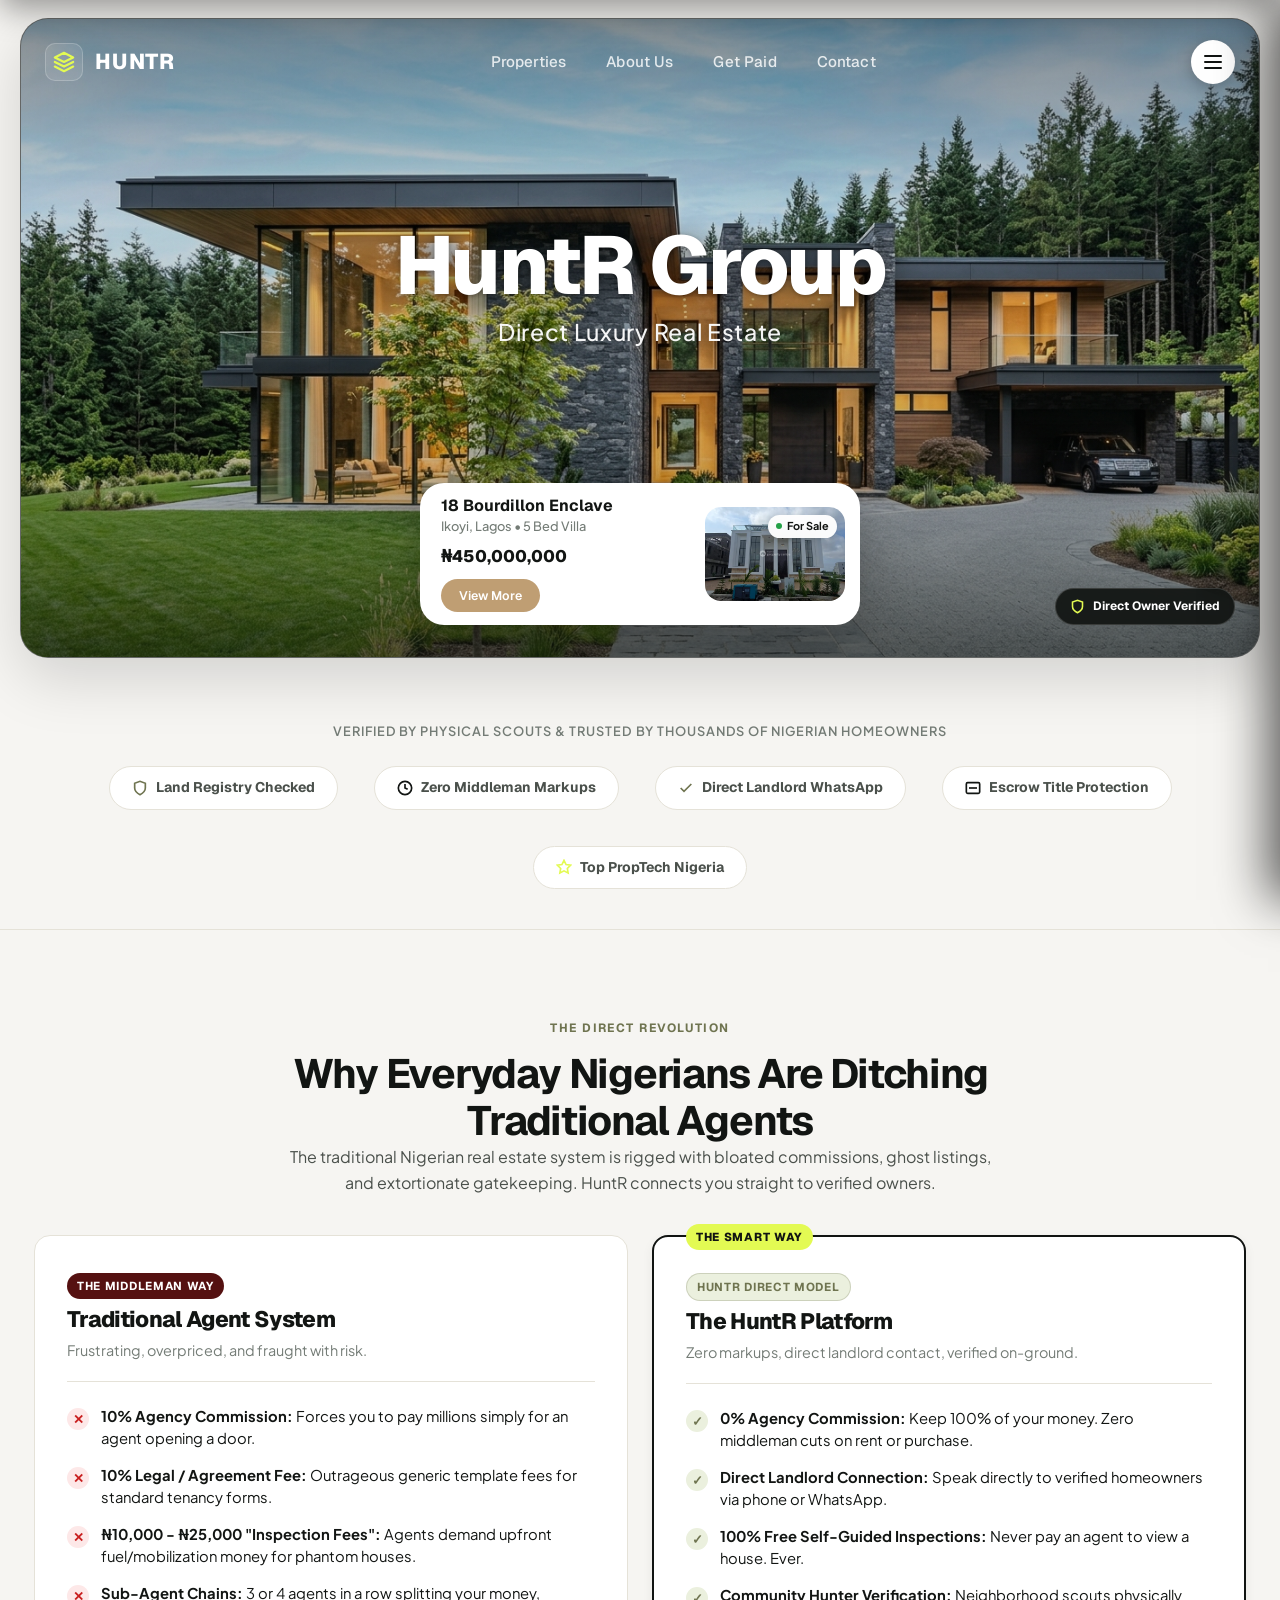
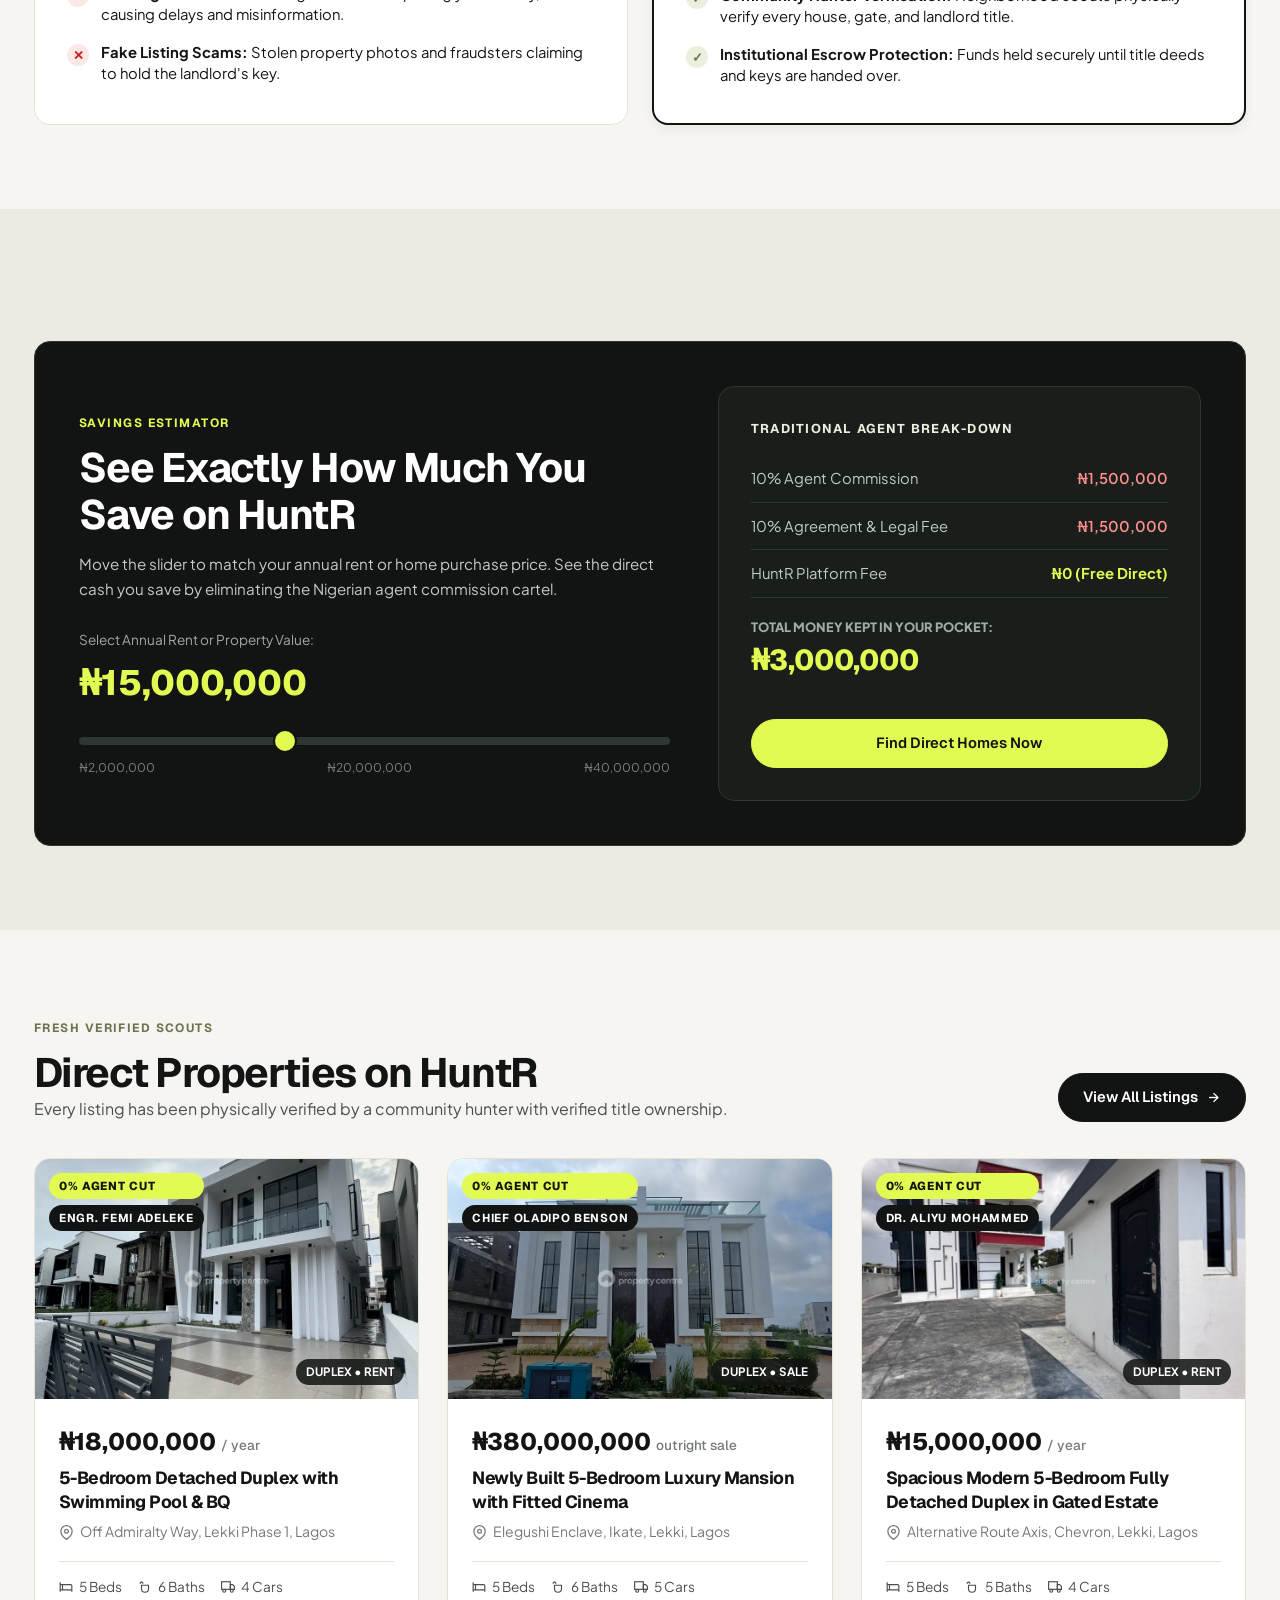
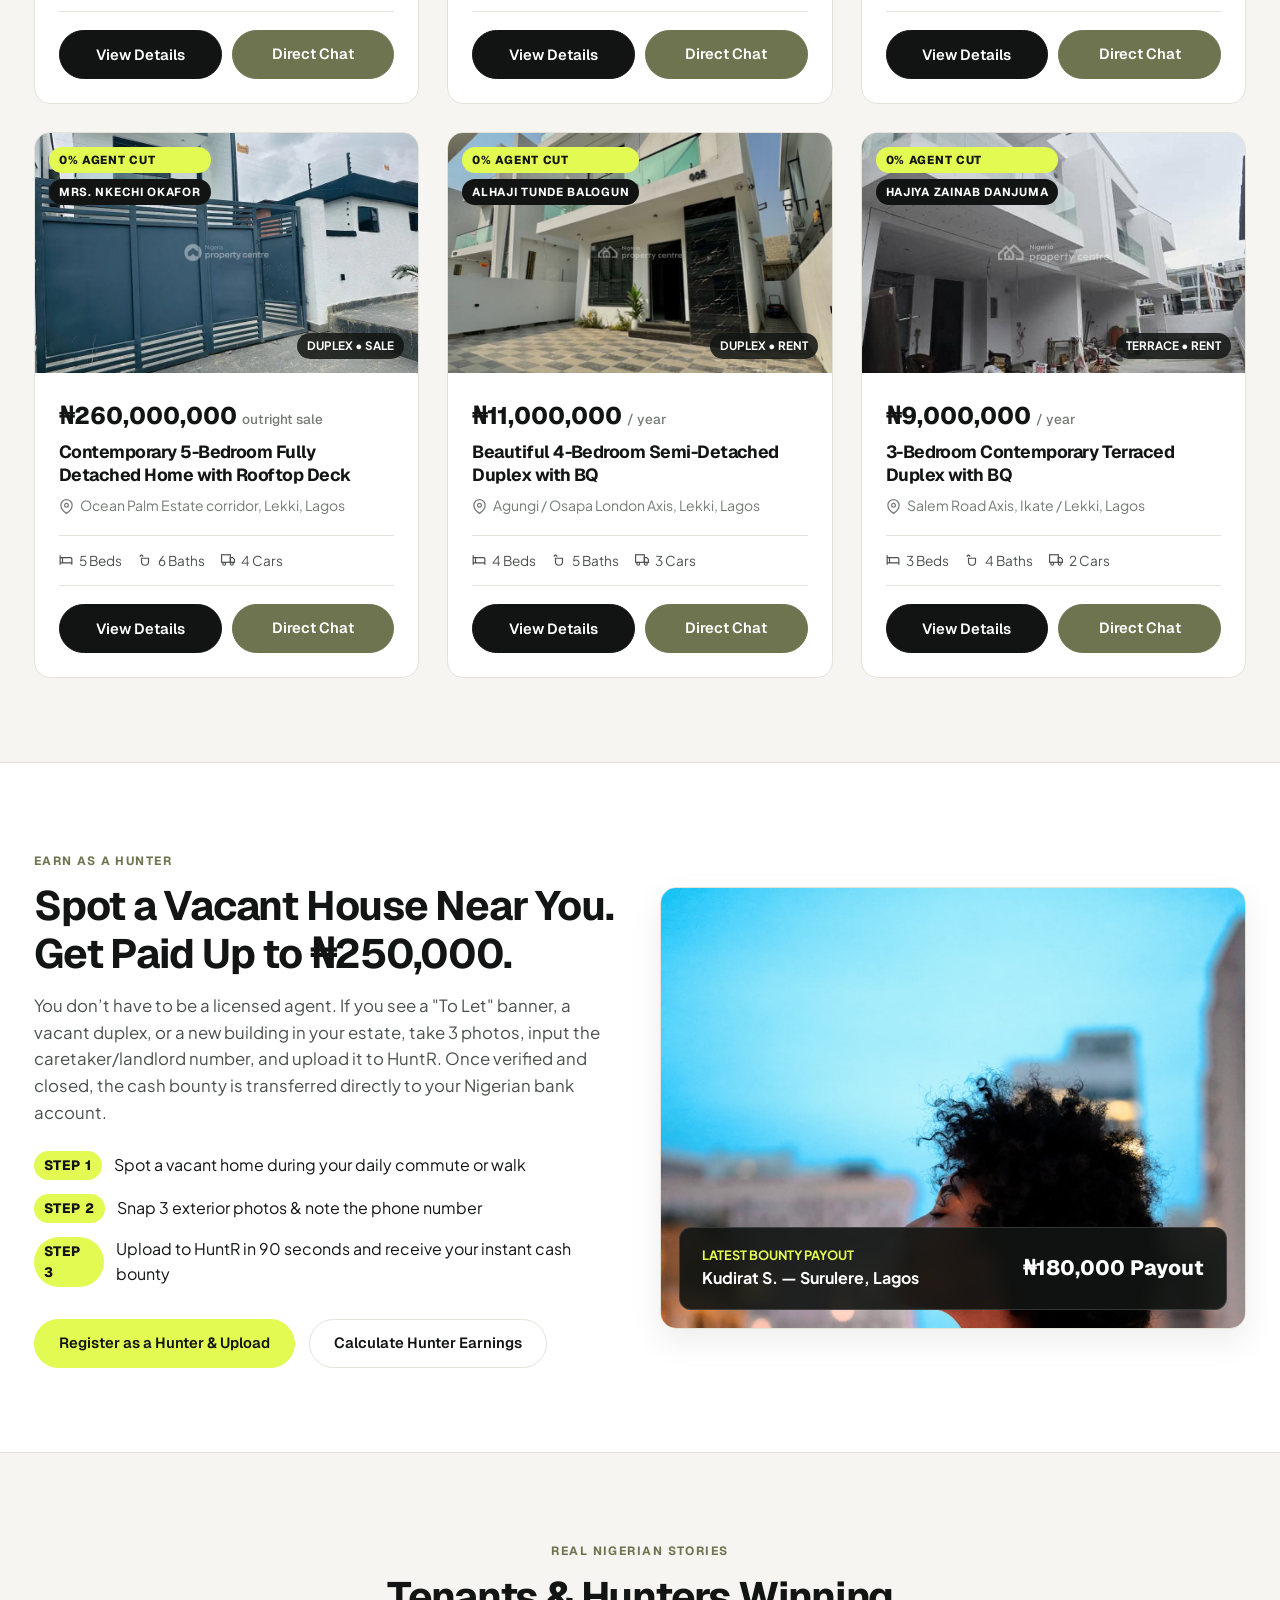
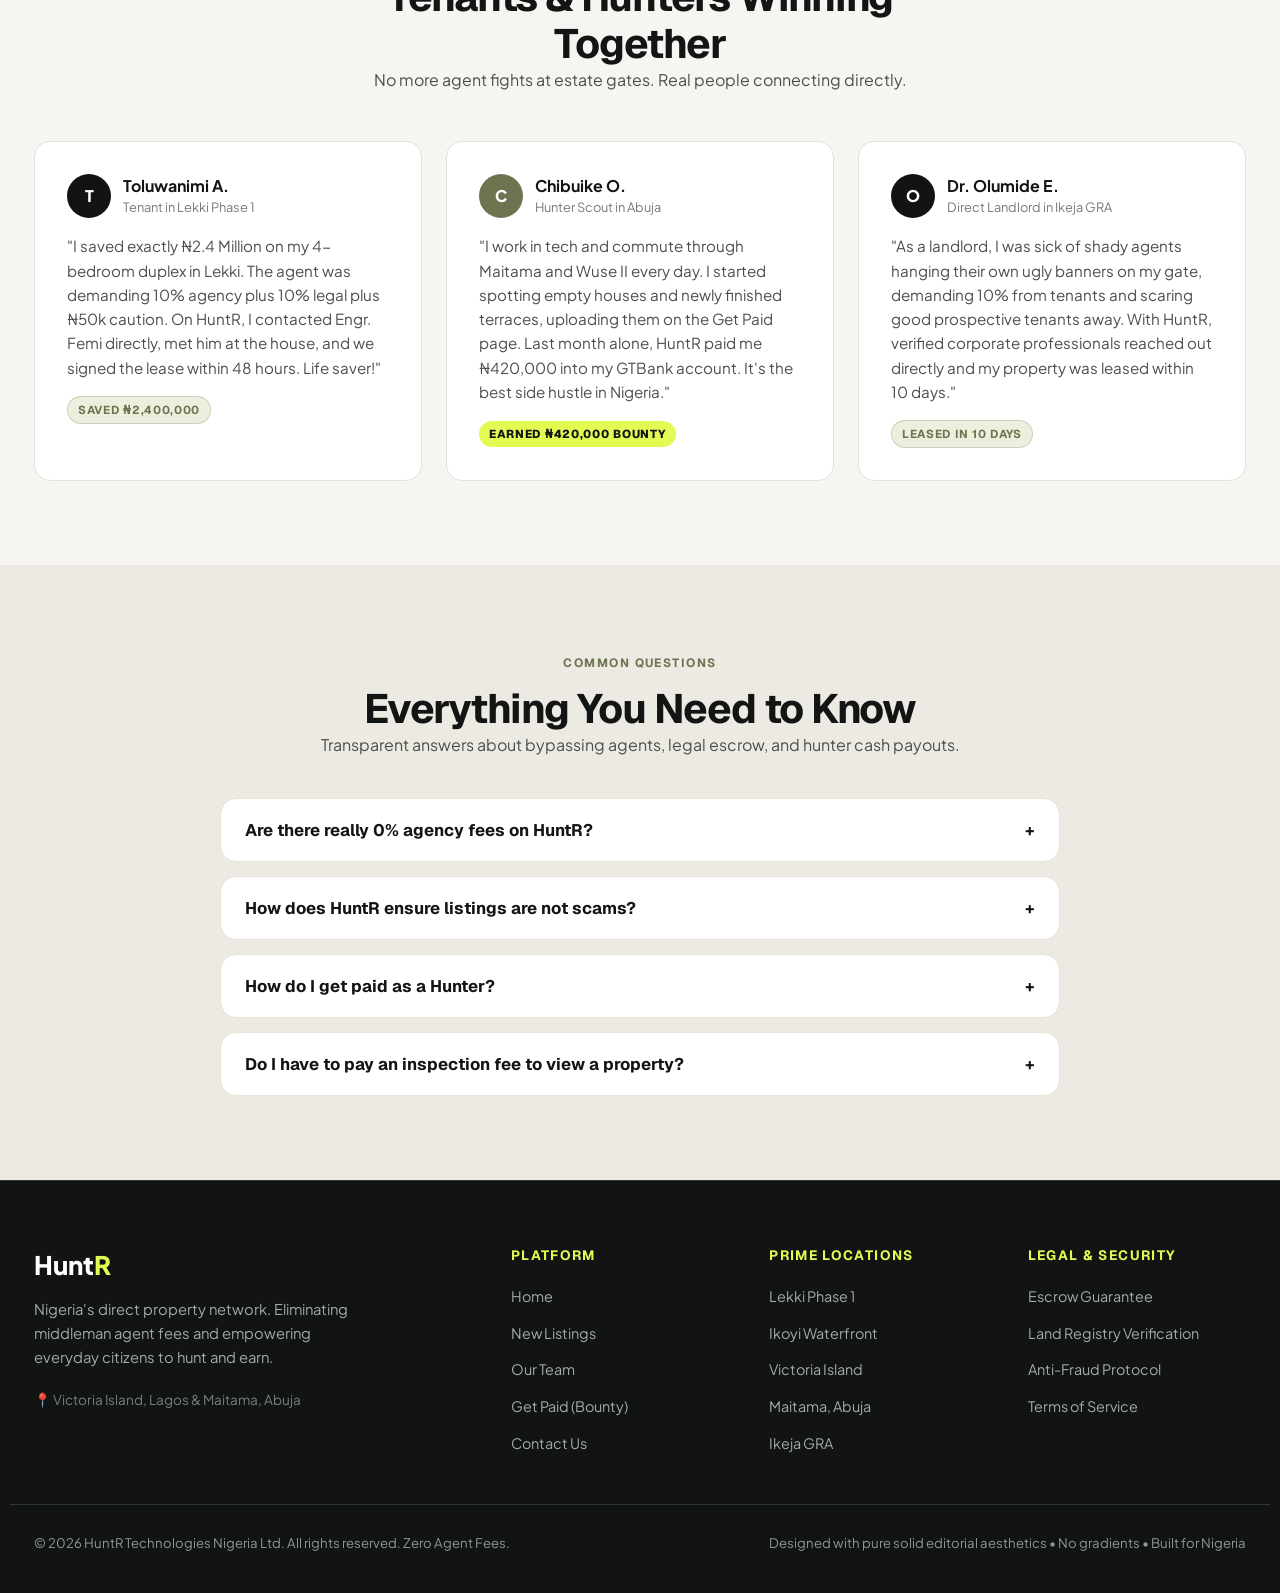
<file: index.html>
<!DOCTYPE html>
<html lang="en">
<head>
  <meta charset="UTF-8" />
  <meta name="viewport" content="width=device-width, initial-scale=1.0" />
  <title>HuntR — Find Direct Homes. Pay Zero Agent Cuts in Nigeria.</title>
  <meta name="description" content="HuntR is Nigeria's direct real estate platform where homes for rent and sale are listed directly by landlords, bypassing middleman agent fees." />
  
  <!-- HuntR Design System (Zero Gradients, Pure Solid Editorial Aesthetic) -->
  <link rel="stylesheet" href="css/huntr-core.css" />
  <link rel="stylesheet" href="css/huntr-nav.css" />
  <link rel="stylesheet" href="css/huntr-ui.css" />
</head>
<body>

  <!-- Sticky Header on Scroll (Home Page) -->
  <header class="huntr-header huntr-sticky-header" id="huntrStickyHeader">
    <div class="container-wide nav-container">
      <a href="index.html" class="huntr-brand" title="HuntR Group — Luxury Real Estate">
        <span class="brand-symbol">
          <svg width="22" height="22" viewBox="0 0 24 24" fill="none" stroke="currentColor" stroke-width="2.4" stroke-linecap="round" stroke-linejoin="round">
            <polygon points="12 2 2 7 12 12 22 7 12 2"></polygon>
            <polyline points="2 17 12 22 22 17"></polyline>
            <polyline points="2 12 12 17 22 12"></polyline>
          </svg>
        </span>
        <span class="brand-name">HUNTR</span>
      </a>

      <nav class="nav-links-wrap" aria-label="Primary Navigation">
        <a href="listings.html" class="nav-link">Properties</a>
        <a href="team.html" class="nav-link">About Us</a>
        <a href="get-paid.html" class="nav-link">Get Paid</a>
        <a href="contact.html" class="nav-link">Contact</a>
      </nav>

      <div class="nav-actions">
        <button class="menu-circle-btn sticky-toggle-btn" aria-label="Open Navigation Menu" aria-expanded="false">
          <span class="menu-icon">
            <span></span>
            <span></span>
            <span></span>
          </span>
        </button>
      </div>
    </div>
  </header>

  <!-- Luxury Slide-Out Menu Drawer -->
  <div class="huntr-drawer-backdrop" id="drawerBackdrop"></div>
  <aside class="huntr-drawer" id="huntrDrawer" aria-label="Expanded Navigation" aria-hidden="true">
    <div class="drawer-header">
      <div class="drawer-brand">
        <span class="brand-symbol">
          <svg width="20" height="20" viewBox="0 0 24 24" fill="none" stroke="currentColor" stroke-width="2.4">
            <polygon points="12 2 2 7 12 12 22 7 12 2"></polygon>
            <polyline points="2 17 12 22 22 17"></polyline>
            <polyline points="2 12 12 17 22 12"></polyline>
          </svg>
        </span>
        <span class="brand-name">HUNTR GROUP</span>
      </div>
      <button class="drawer-close-btn" id="drawerCloseBtn" aria-label="Close Menu">
        <svg width="20" height="20" viewBox="0 0 24 24" fill="none" stroke="currentColor" stroke-width="2.2" stroke-linecap="round"><line x1="18" y1="6" x2="6" y2="18"></line><line x1="6" y1="6" x2="18" y2="18"></line></svg>
      </button>
    </div>

    <div class="drawer-body">
      <!-- Quick Property Search -->
      <form class="drawer-search-bar" action="listings.html" method="GET">
        <svg width="16" height="16" viewBox="0 0 24 24" fill="none" stroke="currentColor" stroke-width="2"><circle cx="11" cy="11" r="8"></circle><line x1="21" y1="21" x2="16.65" y2="16.65"></line></svg>
        <input type="text" name="q" placeholder="Search Ikoyi, Lekki, Maitama..." aria-label="Search properties" />
        <button type="submit" aria-label="Search">Search</button>
      </form>

      <!-- Navigation Links -->
      <nav class="drawer-nav">
        <a href="index.html" class="drawer-nav-item active">
          <div>
            <div class="drawer-item-title">Home</div>
            <div class="drawer-item-sub">Direct Luxury Homes & Estates</div>
          </div>
        </a>
        <a href="listings.html" class="drawer-nav-item">
          <div>
            <div class="drawer-item-title">Properties</div>
            <div class="drawer-item-sub">Browse Direct Verified Listings</div>
          </div>
        </a>
        <a href="team.html" class="drawer-nav-item">
          <div>
            <div class="drawer-item-title">About Us</div>
            <div class="drawer-item-sub">Our Mission & Field Scouts</div>
          </div>
        </a>
        <a href="get-paid.html" class="drawer-nav-item">
          <div>
            <div class="drawer-item-title">Get Paid (Bounties)</div>
            <div class="drawer-item-sub">Earn Cash Spotting Vacant Homes</div>
          </div>
          <span class="drawer-item-badge">Earn ₦250k</span>
        </a>
        <a href="contact.html" class="drawer-nav-item">
          <div>
            <div class="drawer-item-title">Contact & Inquiries</div>
            <div class="drawer-item-sub">Lagos & Abuja Direct Hubs</div>
          </div>
        </a>
      </nav>

      <!-- Drawer Footer -->
      <div class="drawer-footer">
        <div class="drawer-contact-card">
          <div class="contact-label">Direct Landlord WhatsApp</div>
          <a href="https://wa.me/2348035550192" class="contact-phone" target="_blank" rel="noopener">
            <svg width="18" height="18" viewBox="0 0 24 24" fill="none" stroke="currentColor" stroke-width="2"><path d="M21 11.5a8.38 8.38 0 0 1-.9 3.8 8.5 8.5 0 0 1-7.6 4.7 8.38 8.38 0 0 1-3.8-.9L3 21l1.9-5.7a8.38 8.38 0 0 1-.9-3.8 8.5 8.5 0 0 1 4.7-7.6 8.38 8.38 0 0 1 3.8-.9h.5a8.48 8.48 0 0 1 8 8v.5z"/></svg>
            +234 803 555 0192 (Direct Chat)
          </a>
        </div>
        <a href="get-paid.html" class="btn btn-chartreuse drawer-cta">
          Become a Hunter & Earn Cash
        </a>
      </div>
    </div>
  </aside>

  <!-- Main Content -->
  <main>

    <!-- Hero Section (Oakline Luxury Framed Architectural Card) -->
    <section class="hero-wrapper container-wide">
      <div class="hero-card">
        <img src="img/huntr-luxury-hero.jpg" alt="HuntR Luxury Architectural Residence" class="hero-backdrop" />
        <div class="hero-solid-overlay"></div>

        <!-- Inside Hero Top Nav (Oakline Framing) -->
        <div class="hero-inner-nav">
          <a href="index.html" class="huntr-brand" title="HuntR Group — Luxury Real Estate">
            <span class="brand-symbol">
              <svg width="22" height="22" viewBox="0 0 24 24" fill="none" stroke="currentColor" stroke-width="2.4" stroke-linecap="round" stroke-linejoin="round">
                <polygon points="12 2 2 7 12 12 22 7 12 2"></polygon>
                <polyline points="2 17 12 22 22 17"></polyline>
                <polyline points="2 12 12 17 22 12"></polyline>
              </svg>
            </span>
            <span class="brand-name">HUNTR</span>
          </a>

          <nav class="nav-links-wrap" aria-label="Hero Navigation">
            <a href="listings.html" class="nav-link">Properties</a>
            <a href="team.html" class="nav-link">About Us</a>
            <a href="get-paid.html" class="nav-link">Get Paid</a>
            <a href="contact.html" class="nav-link">Contact</a>
          </nav>

          <div class="nav-actions">
            <button class="menu-circle-btn" id="menuToggleBtn" aria-label="Open Navigation Menu" aria-expanded="false">
              <span class="menu-icon">
                <span></span>
                <span></span>
                <span></span>
              </span>
            </button>
          </div>
        </div>

        <!-- Centered Hero Typography (Oakline Luxury Style) -->
        <div class="hero-content">
          <h1 class="hero-title">HuntR Group</h1>
          <p class="hero-subtitle">Direct Luxury Real Estate</p>
        </div>

        <!-- Bottom Floating Elements (Oakline Style) -->
        <div class="hero-bottom-bar">
          <!-- Floating Property Card Widget -->
          <div class="hero-property-widget">
            <div class="widget-info">
              <div class="widget-title">18 Bourdillon Enclave</div>
              <div class="widget-location">Ikoyi, Lagos • 5 Bed Villa</div>
              <div class="widget-price">₦450,000,000</div>
              <a href="listings.html" class="btn-view-more">View More</a>
            </div>
            <div class="widget-media">
              <img src="img/real-ikate-mansion.webp" alt="18 Bourdillon Enclave" class="widget-thumb" />
              <span class="widget-badge">
                <span class="status-dot"></span>
                For Sale
              </span>
            </div>
          </div>

          <!-- Corner Direct Verified Badge -->
          <a href="listings.html" class="hero-corner-badge">
            <svg width="15" height="15" viewBox="0 0 24 24" fill="none" stroke="currentColor" stroke-width="2.5"><path d="M12 22s8-4 8-10V5l-8-3-8 3v7c0 6 8 10 8 10z"/></svg>
            Direct Owner Verified
          </a>
        </div>
      </div>
    </section>

    <!-- Proof & Trust Bar -->
    <section class="trust-bar">
      <div class="container">
        <div class="trust-bar-label">
          VERIFIED BY PHYSICAL SCOUTS & TRUSTED BY THOUSANDS OF NIGERIAN HOMEOWNERS
        </div>
        <div class="trust-logos-row">
          <div class="trust-pill">
            <svg width="16" height="16" viewBox="0 0 24 24" fill="none" stroke="var(--color-olive)" stroke-width="2.5"><path d="M12 22s8-4 8-10V5l-8-3-8 3v7c0 6 8 10 8 10z"/></svg>
            Land Registry Checked
          </div>
          <div class="trust-pill">
            <svg width="16" height="16" viewBox="0 0 24 24" fill="none" stroke="var(--color-dark)" stroke-width="2.5"><circle cx="12" cy="12" r="10"/><polyline points="12 6 12 12 16 14"/></svg>
            Zero Middleman Markups
          </div>
          <div class="trust-pill">
            <svg width="16" height="16" viewBox="0 0 24 24" fill="none" stroke="var(--color-olive)" stroke-width="2.5"><polyline points="20 6 9 17 4 12"/></svg>
            Direct Landlord WhatsApp
          </div>
          <div class="trust-pill">
            <svg width="16" height="16" viewBox="0 0 24 24" fill="none" stroke="var(--color-dark)" stroke-width="2.5"><rect x="2" y="4" width="20" height="16" rx="2"/><line x1="6" y1="12" x2="18" y2="12"/></svg>
            Escrow Title Protection
          </div>
          <div class="trust-pill">
            <svg width="16" height="16" viewBox="0 0 24 24" fill="none" stroke="var(--color-chartreuse)" stroke-width="2.5"><polygon points="12 2 15.09 8.26 22 9.27 17 14.14 18.18 21.02 12 17.77 5.82 21.02 7 14.14 2 9.27 8.91 8.26 12 2"/></svg>
            Top PropTech Nigeria
          </div>
        </div>
      </div>
    </section>

    <!-- Value Matrix: The Agent Cut vs The HuntR Way -->
    <section class="section-padding">
      <div class="container">
        <div style="text-align: center; max-width: 720px; margin-inline: auto; margin-bottom: 20px;">
          <span class="eyebrow">THE DIRECT REVOLUTION</span>
          <h2>Why Everyday Nigerians Are Ditching Traditional Agents</h2>
          <p>The traditional Nigerian real estate system is rigged with bloated commissions, ghost listings, and extortionate gatekeeping. HuntR connects you straight to verified owners.</p>
        </div>

        <div class="comparison-grid">
          <!-- Traditional Agent Card -->
          <div class="comparison-card">
            <div class="comparison-header">
              <span class="badge badge-dark" style="background:#551111; margin-bottom:8px;">The Middleman Way</span>
              <h3 class="comparison-title">Traditional Agent System</h3>
              <div class="comparison-sub">Frustrating, overpriced, and fraught with risk.</div>
            </div>
            <ul class="comparison-list">
              <li class="comparison-item">
                <span class="comparison-icon icon-bad">✕</span>
                <div><strong>10% Agency Commission:</strong> Forces you to pay millions simply for an agent opening a door.</div>
              </li>
              <li class="comparison-item">
                <span class="comparison-icon icon-bad">✕</span>
                <div><strong>10% Legal / Agreement Fee:</strong> Outrageous generic template fees for standard tenancy forms.</div>
              </li>
              <li class="comparison-item">
                <span class="comparison-icon icon-bad">✕</span>
                <div><strong>₦10,000 - ₦25,000 "Inspection Fees":</strong> Agents demand upfront fuel/mobilization money for phantom houses.</div>
              </li>
              <li class="comparison-item">
                <span class="comparison-icon icon-bad">✕</span>
                <div><strong>Sub-Agent Chains:</strong> 3 or 4 agents in a row splitting your money, causing delays and misinformation.</div>
              </li>
              <li class="comparison-item">
                <span class="comparison-icon icon-bad">✕</span>
                <div><strong>Fake Listing Scams:</strong> Stolen property photos and fraudsters claiming to hold the landlord's key.</div>
              </li>
            </ul>
          </div>

          <!-- The HuntR Way Card (Featured) -->
          <div class="comparison-card card-featured">
            <div class="comparison-badge">
              <span class="badge badge-chartreuse">The Smart Way</span>
            </div>
            <div class="comparison-header">
              <span class="badge badge-olive" style="margin-bottom:8px;">HuntR Direct Model</span>
              <h3 class="comparison-title">The HuntR Platform</h3>
              <div class="comparison-sub">Zero markups, direct landlord contact, verified on-ground.</div>
            </div>
            <ul class="comparison-list">
              <li class="comparison-item">
                <span class="comparison-icon icon-good">✓</span>
                <div><strong>0% Agency Commission:</strong> Keep 100% of your money. Zero middleman cuts on rent or purchase.</div>
              </li>
              <li class="comparison-item">
                <span class="comparison-icon icon-good">✓</span>
                <div><strong>Direct Landlord Connection:</strong> Speak directly to verified homeowners via phone or WhatsApp.</div>
              </li>
              <li class="comparison-item">
                <span class="comparison-icon icon-good">✓</span>
                <div><strong>100% Free Self-Guided Inspections:</strong> Never pay an agent to view a house. Ever.</div>
              </li>
              <li class="comparison-item">
                <span class="comparison-icon icon-good">✓</span>
                <div><strong>Community Hunter Verification:</strong> Neighborhood scouts physically verify every house, gate, and landlord title.</div>
              </li>
              <li class="comparison-item">
                <span class="comparison-icon icon-good">✓</span>
                <div><strong>Institutional Escrow Protection:</strong> Funds held securely until title deeds and keys are handed over.</div>
              </li>
            </ul>
          </div>
        </div>
      </div>
    </section>

    <!-- Interactive Agent Fee Savings Calculator -->
    <section class="section-padding" style="background-color: var(--color-canvas-subtle);">
      <div class="container">
        <div class="calculator-box">
          <div class="calc-grid">
            <div>
              <span class="eyebrow eyebrow-light">SAVINGS ESTIMATOR</span>
              <h2 style="color: #FFFFFF; margin-bottom: 14px;">See Exactly How Much You Save on HuntR</h2>
              <p style="color: #C3CAC5; font-size: 0.95rem;">
                Move the slider to match your annual rent or home purchase price. See the direct cash you save by eliminating the Nigerian agent commission cartel.
              </p>

              <div class="slider-container">
                <label for="rentPriceSlider" style="font-size: 0.85rem; color: #A2AAA4; display: block; margin-bottom: 6px;">
                  Select Annual Rent or Property Value:
                </label>
                <div class="calc-slider-val" id="sliderRentDisplay">₦15,000,000</div>
                <input type="range" id="rentPriceSlider" class="range-input" min="2000000" max="40000000" step="500000" value="15000000" aria-label="Rent Price Slider" />
                <div style="display: flex; justify-content: space-between; font-size: 0.75rem; color: #78827A; margin-top: 8px;">
                  <span>₦2,000,000</span>
                  <span>₦20,000,000</span>
                  <span>₦40,000,000</span>
                </div>
              </div>
            </div>

            <div class="calc-result-card">
              <div style="font-family: var(--font-primary); font-size: 0.8rem; font-weight: 700; letter-spacing: 0.1em; color: var(--color-olive-light); text-transform: uppercase; margin-bottom: 16px;">
                Traditional Agent Break-down
              </div>

              <div class="calc-breakdown-row">
                <span style="color: #C3CAC5;">10% Agent Commission</span>
                <span style="color: #FF8F8F; font-weight: 600;" id="agencyFeeDisplay">₦1,500,000</span>
              </div>

              <div class="calc-breakdown-row">
                <span style="color: #C3CAC5;">10% Agreement & Legal Fee</span>
                <span style="color: #FF8F8F; font-weight: 600;" id="legalFeeDisplay">₦1,500,000</span>
              </div>

              <div class="calc-breakdown-row">
                <span style="color: #C3CAC5;">HuntR Platform Fee</span>
                <span style="color: var(--color-chartreuse); font-weight: 700;">₦0 (Free Direct)</span>
              </div>

              <div class="calc-breakdown-row total-savings">
                <div>
                  <span style="display: block; font-size: 0.8rem; color: #A2AAA4; text-transform: uppercase;">Total Money Kept in Your Pocket:</span>
                  <div class="savings-highlight" id="totalSavingsDisplay">₦3,000,000</div>
                </div>
              </div>

              <div style="margin-top: 24px;">
                <a href="listings.html" class="btn btn-chartreuse" style="width: 100%;">
                  Find Direct Homes Now
                </a>
              </div>
            </div>
          </div>
        </div>
      </div>
    </section>

    <!-- Featured Properties Grid -->
    <section class="section-padding">
      <div class="container">
        <div style="display: flex; justify-content: space-between; align-items: flex-end; margin-bottom: 36px; flex-wrap: wrap; gap: 16px;">
          <div>
            <span class="eyebrow">FRESH VERIFIED SCOUTS</span>
            <h2>Direct Properties on HuntR</h2>
            <p>Every listing has been physically verified by a community hunter with verified title ownership.</p>
          </div>
          <a href="listings.html" class="btn btn-dark">
            View All Listings
            <svg width="15" height="15" viewBox="0 0 24 24" fill="none" stroke="currentColor" stroke-width="2.2"><line x1="5" y1="12" x2="19" y2="12"></line><polyline points="12 5 19 12 12 19"></polyline></svg>
          </a>
        </div>

        <div class="properties-grid" id="propertiesGrid">
          <!-- Dynamic rendering via js/listings.js -->
        </div>
      </div>
    </section>

    <!-- Get Paid / Hunter Bounty Callout -->
    <section class="section-padding" style="background-color: var(--color-card); border-top: 1px solid var(--color-border); border-bottom: 1px solid var(--color-border);">
      <div class="container">
        <div class="bounty-hero-grid">
          <div>
            <span class="eyebrow">EARN AS A HUNTER</span>
            <h2 style="margin-bottom: 16px;">Spot a Vacant House Near You. Get Paid Up to ₦250,000.</h2>
            <p style="margin-bottom: 24px; font-size: 1.05rem;">
              You don’t have to be a licensed agent. If you see a "To Let" banner, a vacant duplex, or a new building in your estate, take 3 photos, input the caretaker/landlord number, and upload it to HuntR. Once verified and closed, the cash bounty is transferred directly to your Nigerian bank account.
            </p>

            <div style="display: flex; flex-direction: column; gap: 14px; margin-bottom: 32px;">
              <div style="display: flex; align-items: center; gap: 12px;">
                <span class="badge badge-chartreuse" style="font-size: 0.85rem;">Step 1</span>
                <span>Spot a vacant home during your daily commute or walk</span>
              </div>
              <div style="display: flex; align-items: center; gap: 12px;">
                <span class="badge badge-chartreuse" style="font-size: 0.85rem;">Step 2</span>
                <span>Snap 3 exterior photos & note the phone number</span>
              </div>
              <div style="display: flex; align-items: center; gap: 12px;">
                <span class="badge badge-chartreuse" style="font-size: 0.85rem;">Step 3</span>
                <span>Upload to HuntR in 90 seconds and receive your instant cash bounty</span>
              </div>
            </div>

            <div style="display: flex; gap: 14px; flex-wrap: wrap;">
              <a href="get-paid.html" class="btn btn-chartreuse">
                Register as a Hunter & Upload
              </a>
              <a href="get-paid.html#bountyCalc" class="btn btn-outline">
                Calculate Hunter Earnings
              </a>
            </div>
          </div>

          <div style="position: relative; border-radius: var(--radius-card); overflow: hidden; border: 1px solid var(--color-border); box-shadow: var(--shadow-lg);">
            <img src="img/real-hunter-scout.jpg" alt="Real Nigerian hunter scouting property with smartphone" style="width: 100%; height: 440px; object-fit: cover; object-position: center top;" />
            <div style="position: absolute; bottom: 18px; left: 18px; right: 18px; background: rgba(17, 20, 18, 0.9); backdrop-filter: blur(8px); padding: 18px 22px; border-radius: 12px; color: #fff; border: 1px solid rgba(255, 255, 255, 0.15);">
              <div style="display: flex; justify-content: space-between; align-items: center;">
                <div>
                  <div style="font-size: 0.8rem; color: var(--color-chartreuse); font-weight: 700; text-transform: uppercase;">Latest Bounty Payout</div>
                  <div style="font-size: 1rem; font-weight: 700;">Kudirat S. — Surulere, Lagos</div>
                </div>
                <div style="font-family: var(--font-display); font-size: 1.3rem; font-weight: 800; color: #fff;">
                  ₦180,000 Payout
                </div>
              </div>
            </div>
          </div>
        </div>
      </div>
    </section>

    <!-- Testimonials / Voices of Nigerian Hunters & Tenants -->
    <section class="section-padding">
      <div class="container">
        <div style="text-align: center; max-width: 680px; margin-inline: auto; margin-bottom: 48px;">
          <span class="eyebrow">REAL NIGERIAN STORIES</span>
          <h2>Tenants & Hunters Winning Together</h2>
          <p>No more agent fights at estate gates. Real people connecting directly.</p>
        </div>

        <div style="display: grid; grid-template-columns: repeat(auto-fit, minmax(320px, 1fr)); gap: 24px;">
          <!-- Story 1 -->
          <div style="background: var(--color-card); border: 1px solid var(--color-border); border-radius: var(--radius-card); padding: 32px;">
            <div style="display: flex; align-items: center; gap: 12px; margin-bottom: 16px;">
              <div style="width: 44px; height: 44px; border-radius: 50%; background: var(--color-dark); color: #fff; display: flex; align-items: center; justify-content: center; font-weight: 800;">
                T
              </div>
              <div>
                <div style="font-weight: 700;">Toluwanimi A.</div>
                <div style="font-size: 0.8rem; color: var(--color-text-muted);">Tenant in Lekki Phase 1</div>
              </div>
            </div>
            <p style="font-size: 0.95rem; line-height: 1.6; color: var(--color-text-secondary); margin-bottom: 16px;">
              "I saved exactly ₦2.4 Million on my 4-bedroom duplex in Lekki. The agent was demanding 10% agency plus 10% legal plus ₦50k caution. On HuntR, I contacted Engr. Femi directly, met him at the house, and we signed the lease within 48 hours. Life saver!"
            </p>
            <span class="badge badge-olive">Saved ₦2,400,000</span>
          </div>

          <!-- Story 2 -->
          <div style="background: var(--color-card); border: 1px solid var(--color-border); border-radius: var(--radius-card); padding: 32px;">
            <div style="display: flex; align-items: center; gap: 12px; margin-bottom: 16px;">
              <div style="width: 44px; height: 44px; border-radius: 50%; background: var(--color-olive); color: #fff; display: flex; align-items: center; justify-content: center; font-weight: 800;">
                C
              </div>
              <div>
                <div style="font-weight: 700;">Chibuike O.</div>
                <div style="font-size: 0.8rem; color: var(--color-text-muted);">Hunter Scout in Abuja</div>
              </div>
            </div>
            <p style="font-size: 0.95rem; line-height: 1.6; color: var(--color-text-secondary); margin-bottom: 16px;">
              "I work in tech and commute through Maitama and Wuse II every day. I started spotting empty houses and newly finished terraces, uploading them on the Get Paid page. Last month alone, HuntR paid me ₦420,000 into my GTBank account. It's the best side hustle in Nigeria."
            </p>
            <span class="badge badge-chartreuse">Earned ₦420,000 Bounty</span>
          </div>

          <!-- Story 3 -->
          <div style="background: var(--color-card); border: 1px solid var(--color-border); border-radius: var(--radius-card); padding: 32px;">
            <div style="display: flex; align-items: center; gap: 12px; margin-bottom: 16px;">
              <div style="width: 44px; height: 44px; border-radius: 50%; background: var(--color-dark); color: #fff; display: flex; align-items: center; justify-content: center; font-weight: 800;">
                O
              </div>
              <div>
                <div style="font-weight: 700;">Dr. Olumide E.</div>
                <div style="font-size: 0.8rem; color: var(--color-text-muted);">Direct Landlord in Ikeja GRA</div>
              </div>
            </div>
            <p style="font-size: 0.95rem; line-height: 1.6; color: var(--color-text-secondary); margin-bottom: 16px;">
              "As a landlord, I was sick of shady agents hanging their own ugly banners on my gate, demanding 10% from tenants and scaring good prospective tenants away. With HuntR, verified corporate professionals reached out directly and my property was leased within 10 days."
            </p>
            <span class="badge badge-olive">Leased in 10 Days</span>
          </div>
        </div>
      </div>
    </section>

    <!-- FAQ Section -->
    <section class="section-padding" style="background-color: var(--color-canvas-subtle);">
      <div class="container">
        <div style="text-align: center; max-width: 680px; margin-inline: auto; margin-bottom: 32px;">
          <span class="eyebrow">COMMON QUESTIONS</span>
          <h2>Everything You Need to Know</h2>
          <p>Transparent answers about bypassing agents, legal escrow, and hunter cash payouts.</p>
        </div>

        <div class="faq-wrap">
          <div class="faq-item">
            <button class="faq-question">
              <span>Are there really 0% agency fees on HuntR?</span>
              <span class="faq-toggle-icon">+</span>
            </button>
            <div class="faq-answer">
              Yes, 100%. HuntR was founded specifically to eliminate the 10% agency fee and 10% legal fee that Nigerian middleman agents charge. You communicate directly with the property owner or registered property manager with zero commissions added.
            </div>
          </div>

          <div class="faq-item">
            <button class="faq-question">
              <span>How does HuntR ensure listings are not scams?</span>
              <span class="faq-toggle-icon">+</span>
            </button>
            <div class="faq-answer">
              Every property submitted on HuntR is assigned to an on-ground Hunter Scout who physically visits the location, verifies the building exterior, meets the landlord or caretaker, and cross-checks the Governor's Consent / C of O deed documents before the listing goes live.
            </div>
          </div>

          <div class="faq-item">
            <button class="faq-question">
              <span>How do I get paid as a Hunter?</span>
              <span class="faq-toggle-icon">+</span>
            </button>
            <div class="faq-answer">
              Whenever you spot a vacant house or property under development, visit our "Get Paid" page, enter the property address, take 3-4 exterior photos, and provide the caretaker or landlord contact number. Once verified and closed, a direct cash bounty (between ₦50,000 and ₦250,000) is paid straight to your Nigerian bank account.
            </div>
          </div>

          <div class="faq-item">
            <button class="faq-question">
              <span>Do I have to pay an inspection fee to view a property?</span>
              <span class="faq-toggle-icon">+</span>
            </button>
            <div class="faq-answer">
              Never. Nigerian agents routinely charge ₦10,000 to ₦25,000 upfront for "mobilization" or inspection. On HuntR, all self-guided and accompanied inspections are completely free.
            </div>
          </div>
        </div>
      </div>
    </section>

  </main>

  <!-- Interactive Property Modal -->
  <div id="propertyModal" class="modal-overlay" role="dialog" aria-modal="true">
    <div class="modal-content-card">
      <button class="modal-close-btn" onclick="closePropertyModal()" aria-label="Close modal">✕</button>
      <div id="modalDynamicContent">
        <!-- Injected dynamically by js/listings.js -->
      </div>
    </div>
  </div>

  <!-- Global Footer -->
  <footer class="huntr-footer">
    <div class="container footer-grid">
      <div>
        <div class="footer-brand-title">Hunt<span style="color: var(--color-chartreuse);">R</span></div>
        <p style="color: #A2AAA4; font-size: 0.925rem; max-width: 320px; line-height: 1.6; margin-bottom: 20px;">
          Nigeria's direct property network. Eliminating middleman agent fees and empowering everyday citizens to hunt and earn.
        </p>
        <div style="font-size: 0.85rem; color: #768078;">
          📍 Victoria Island, Lagos & Maitama, Abuja
        </div>
      </div>

      <div>
        <div class="footer-col-title">Platform</div>
        <ul class="footer-links">
          <li><a href="index.html">Home</a></li>
          <li><a href="listings.html">New Listings</a></li>
          <li><a href="team.html">Our Team</a></li>
          <li><a href="get-paid.html">Get Paid (Bounty)</a></li>
          <li><a href="contact.html">Contact Us</a></li>
        </ul>
      </div>

      <div>
        <div class="footer-col-title">Prime Locations</div>
        <ul class="footer-links">
          <li><a href="listings.html?q=Lekki">Lekki Phase 1</a></li>
          <li><a href="listings.html?q=Ikoyi">Ikoyi Waterfront</a></li>
          <li><a href="listings.html?q=Victoria%20Island">Victoria Island</a></li>
          <li><a href="listings.html?q=Maitama">Maitama, Abuja</a></li>
          <li><a href="listings.html?q=Ikeja">Ikeja GRA</a></li>
        </ul>
      </div>

      <div>
        <div class="footer-col-title">Legal & Security</div>
        <ul class="footer-links">
          <li><a href="contact.html">Escrow Guarantee</a></li>
          <li><a href="contact.html">Land Registry Verification</a></li>
          <li><a href="contact.html">Anti-Fraud Protocol</a></li>
          <li><a href="contact.html">Terms of Service</a></li>
        </ul>
      </div>
    </div>

    <div class="container footer-bottom">
      <div>&copy; 2026 HuntR Technologies Nigeria Ltd. All rights reserved. Zero Agent Fees.</div>
      <div>Designed with pure solid editorial aesthetics • No gradients • Built for Nigeria</div>
    </div>
  </footer>

  <!-- Scripts -->
  <script src="js/data.js"></script>
  <script src="js/calculator.js"></script>
  <script src="js/listings.js"></script>
  <script src="js/app.js"></script>
</body>
</html>
</file>
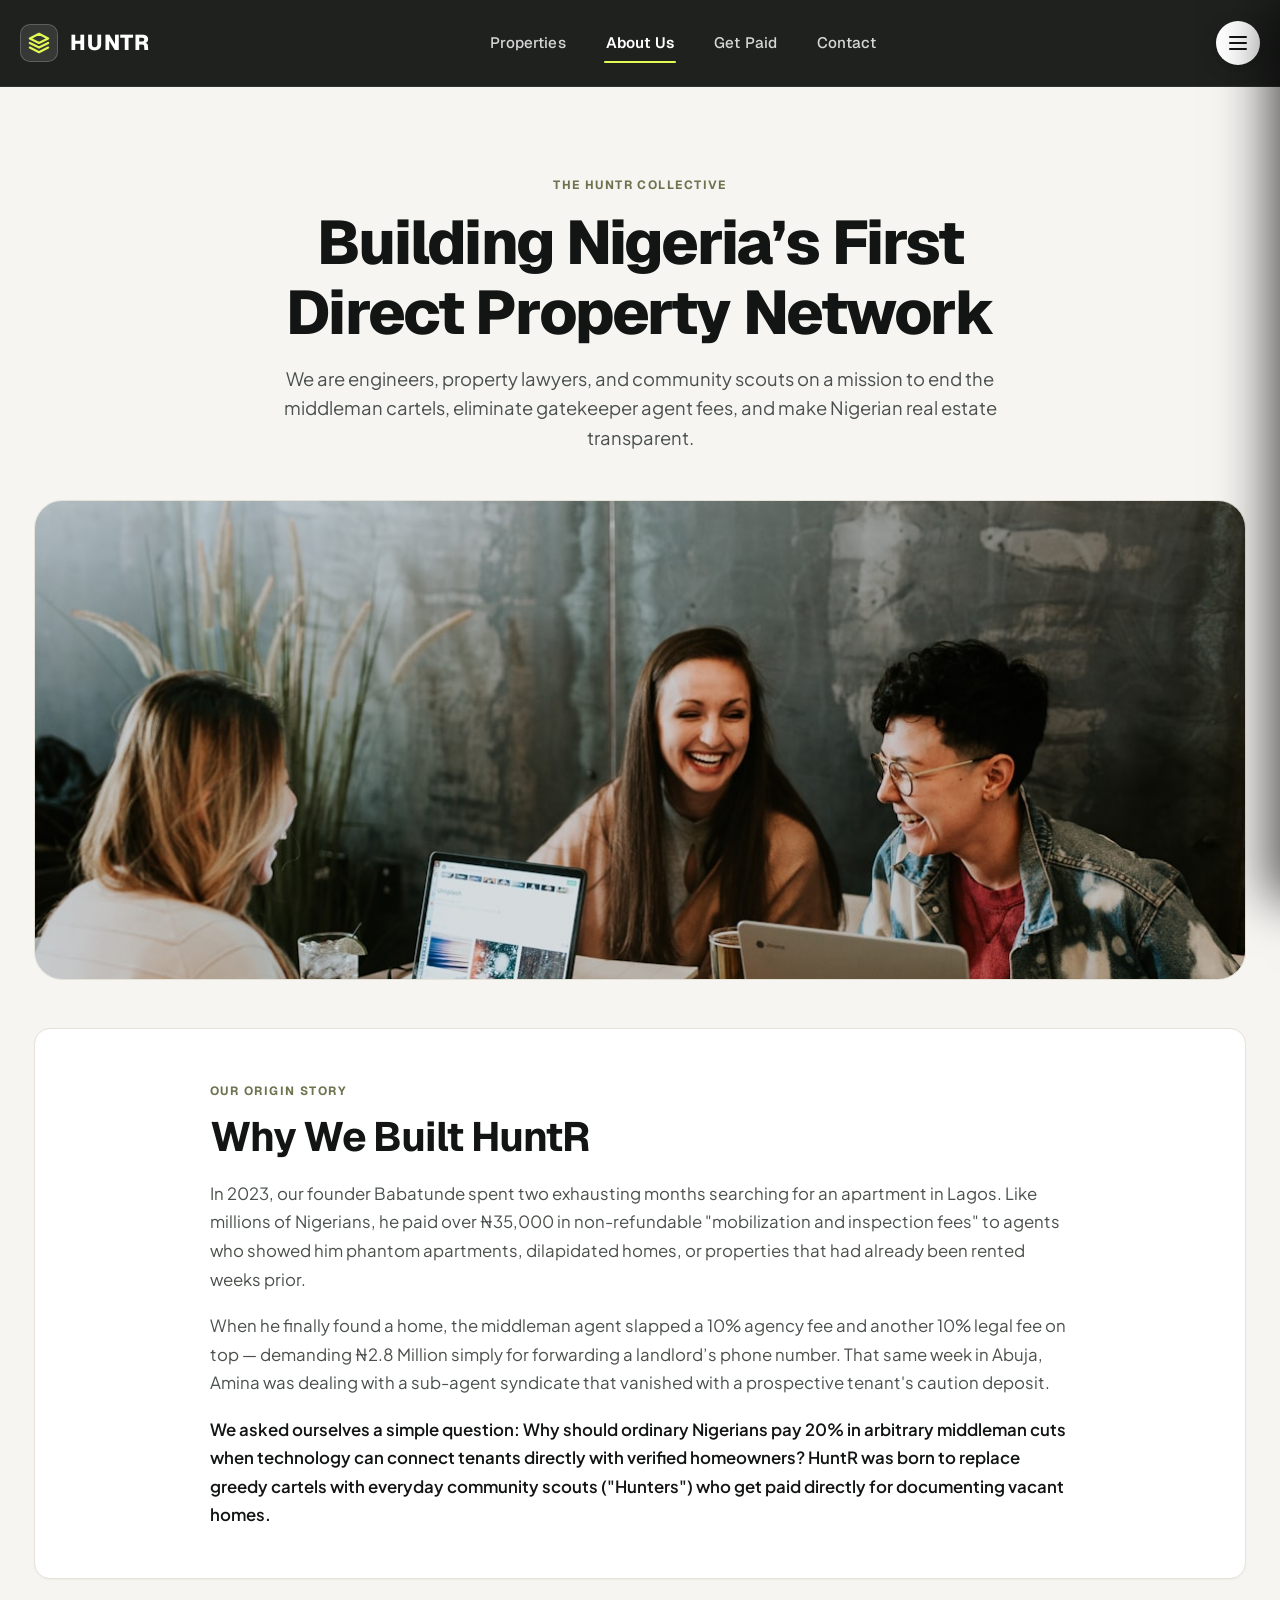
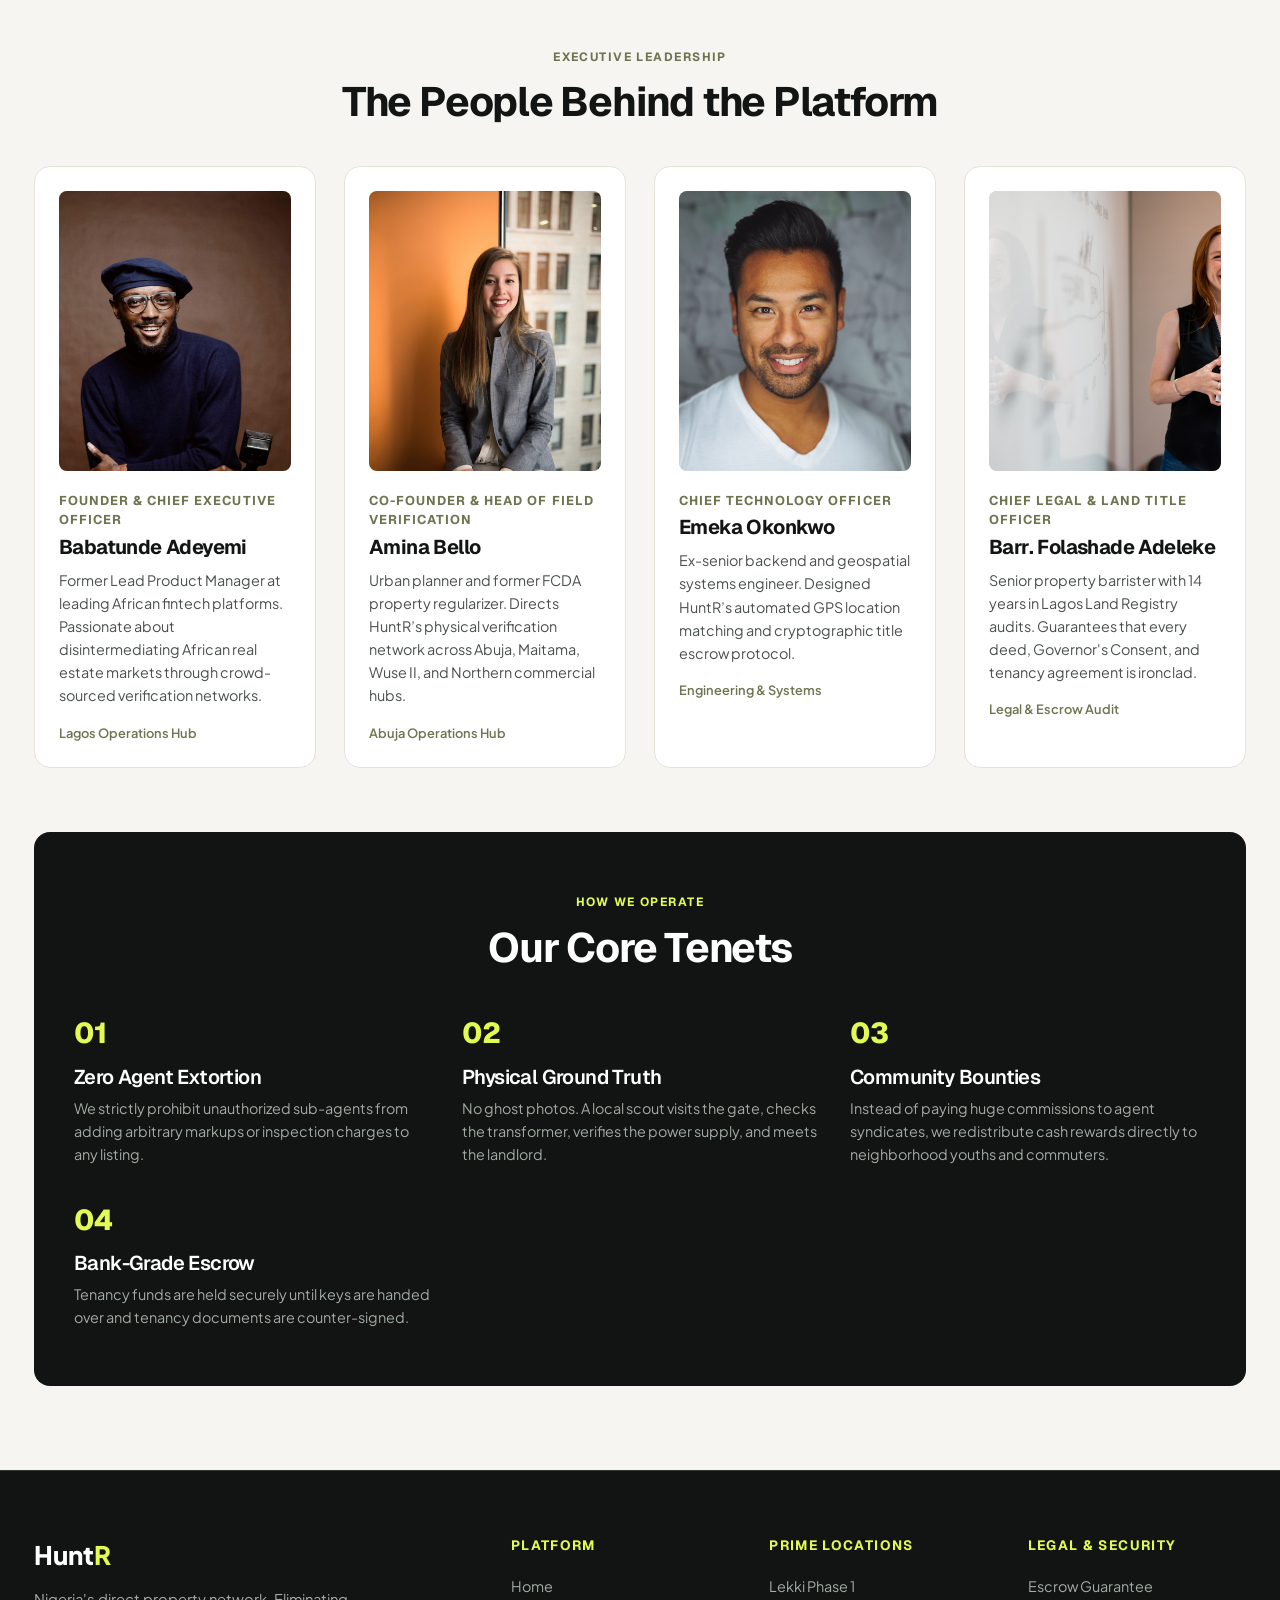
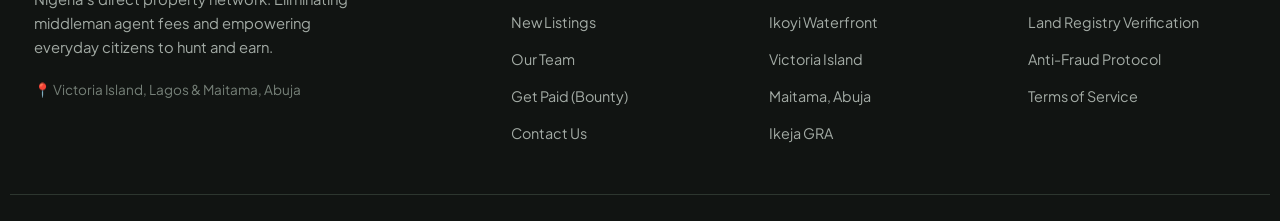
<file: about.html>
<!DOCTYPE html>
<html lang="en">
<head>
  <meta charset="UTF-8" />
  <meta http-equiv="refresh" content="0; url=team.html" />
  <title>Redirecting to Our Team — HuntR</title>
</head>
<body>
  <p>Redirecting to <a href="team.html">Our Team</a>...</p>
</body>
</html>
</file>
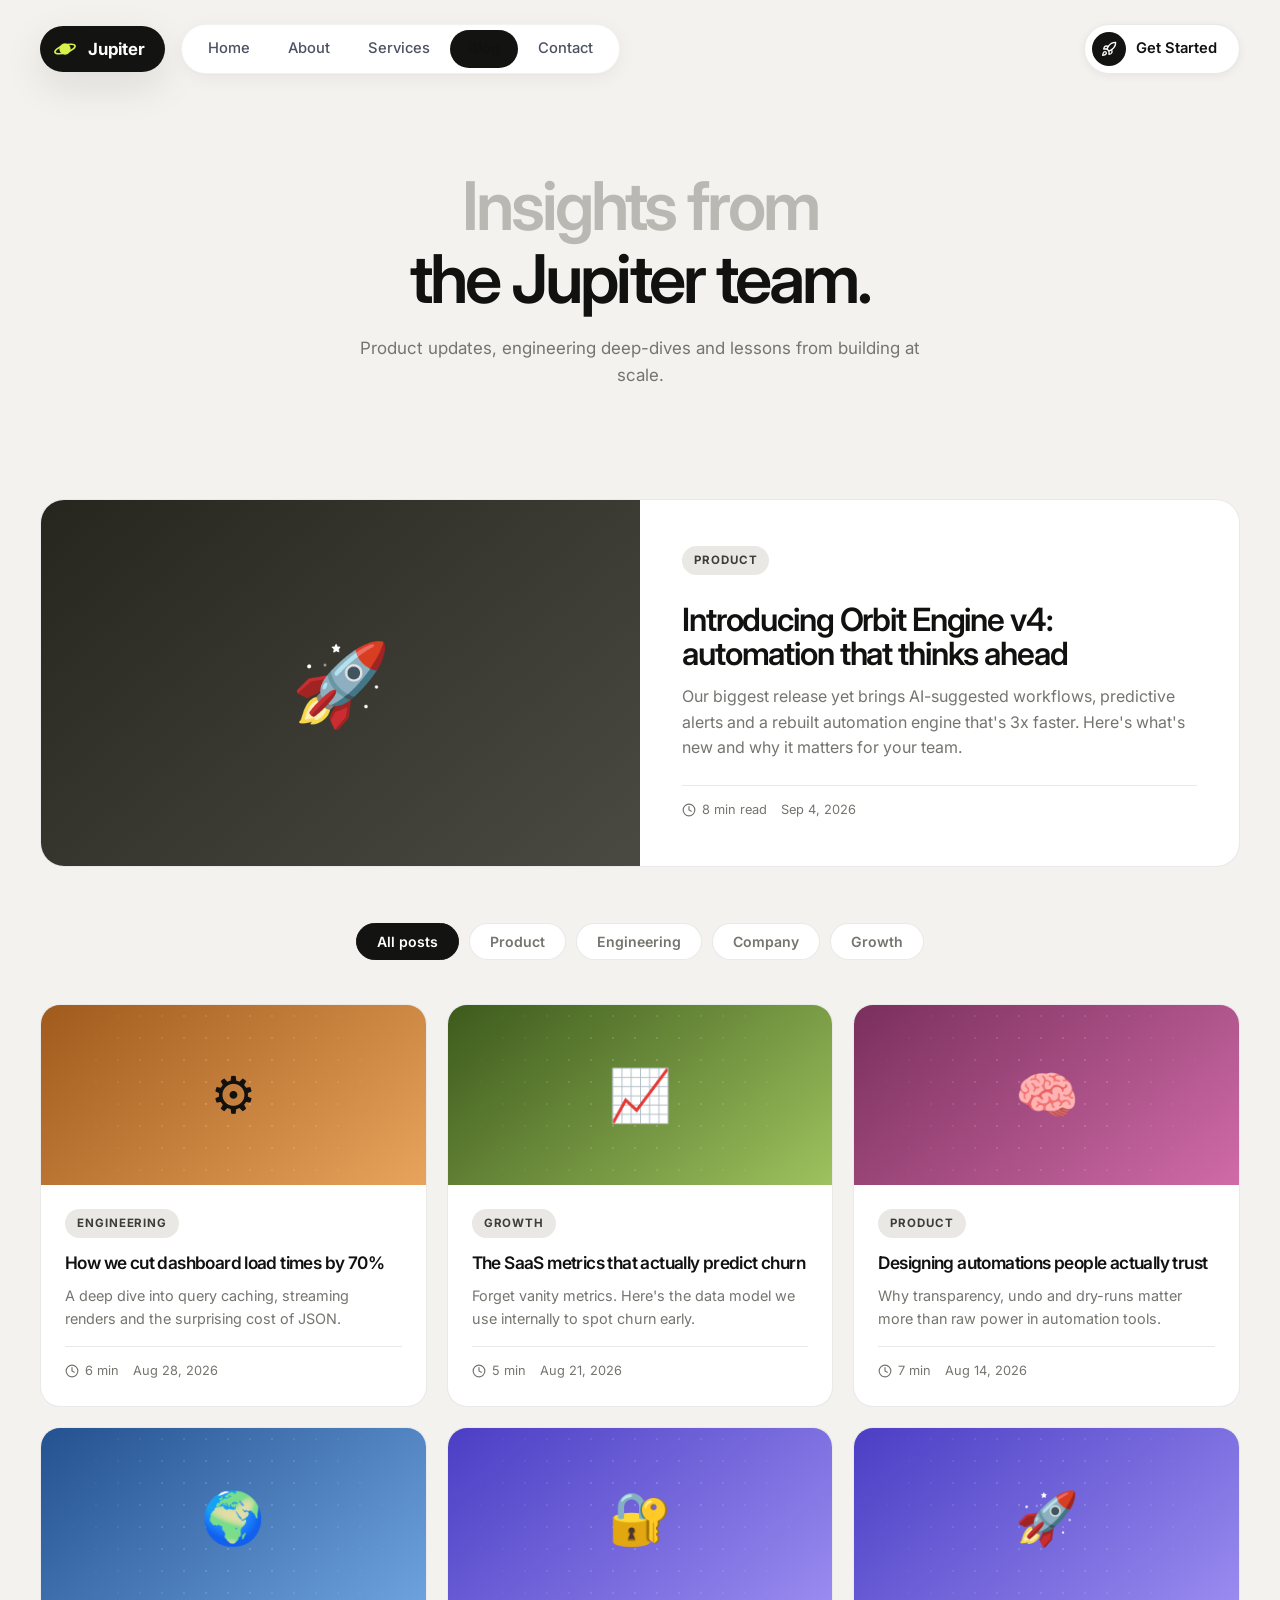
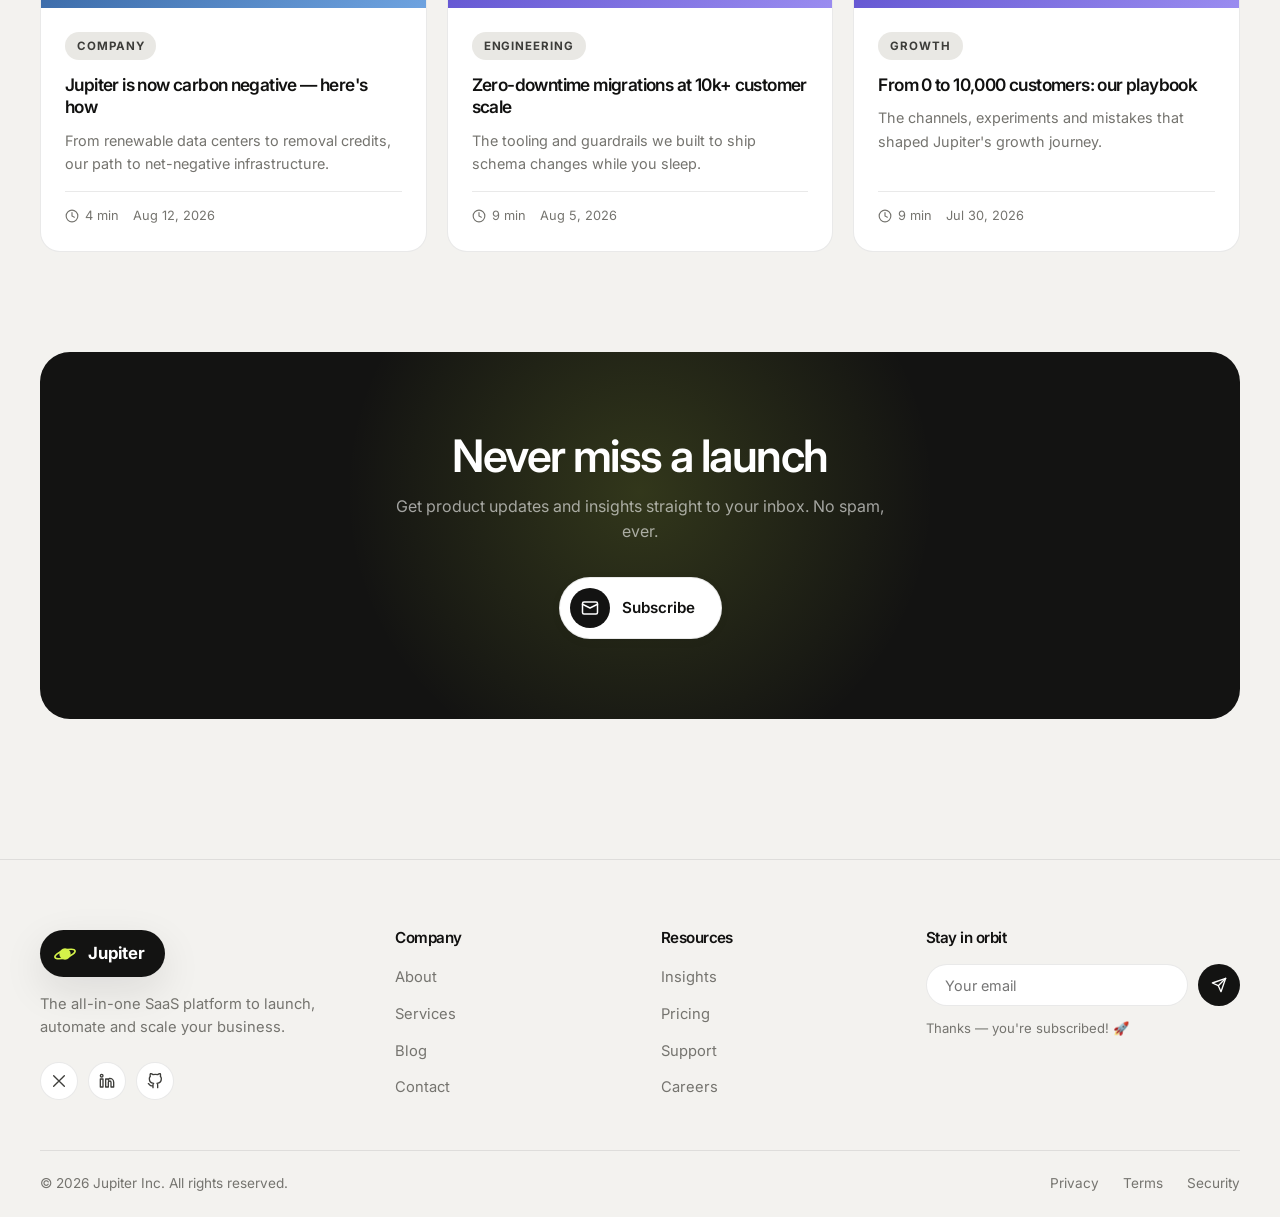
<file: blog.html>
<!DOCTYPE html>
<html lang="en">
<head>
  <meta charset="UTF-8" />
  <meta name="viewport" content="width=device-width, initial-scale=1.0" />
  <title>Blog — Jupiter</title>
  <meta name="description" content="Insights, product updates and stories from the Jupiter team." />
  <link rel="preconnect" href="https://fonts.googleapis.com" />
  <link rel="preconnect" href="https://fonts.gstatic.com" crossorigin />
  <link href="https://fonts.googleapis.com/css2?family=Inter:wght@400;500;600;700;800&display=swap" rel="stylesheet" />
  <link rel="stylesheet" href="css/styles.css" />
</head>
<body>

  <!-- ===== Navbar ===== -->
  <header class="navbar" id="navbar">
    <div class="container nav-inner">
      <a href="index.html" class="brand">
        <svg class="brand-logo" viewBox="0 0 32 32" fill="none" aria-hidden="true">
          <circle cx="16" cy="16" r="7" fill="#d5f34a"/>
          <ellipse cx="16" cy="16" rx="13" ry="4.5" stroke="#d5f34a" stroke-width="2" transform="rotate(-18 16 16)"/>
        </svg>
        <span>Jupiter</span>
      </a>
      <nav class="nav-pill" id="navPill" aria-label="Main navigation">
        <a href="index.html">Home</a>
        <a href="about.html">About</a>
        <a href="services.html">Services</a>
        <a href="blog.html" class="active">Blog</a>
        <a href="contact.html">Contact</a>
      </nav>
      <a href="contact.html" class="nav-cta">
        <span class="btn-ico">
          <svg viewBox="0 0 24 24" fill="none" stroke="currentColor" stroke-width="2" stroke-linecap="round" stroke-linejoin="round"><path d="M4.5 16.5c-1.5 1.26-2 5-2 5s3.74-.5 5-2c.71-.84.7-2.13-.09-2.91a2.18 2.18 0 0 0-2.91-.09z"/><path d="M12 15l-3-3a22 22 0 0 1 2-3.95A12.88 12.88 0 0 1 22 2c0 2.72-.78 7.5-6 11a22.35 22.35 0 0 1-4 2z"/><path d="M9 12H4s.55-3.03 2-4c1.62-1.08 5 0 5 0"/><path d="M12 15v5s3.03-.55 4-2c1.08-1.62 0-5 0-5"/></svg>
        </span>
        Get Started
      </a>
      <button class="nav-toggle" id="navToggle" aria-label="Toggle navigation">
        <span></span><span></span><span></span>
      </button>
    </div>
  </header>

  <!-- ===== Page hero ===== -->
  <section class="page-hero">
    <div class="container">
      <h1><span class="muted">Insights from</span><br />the Jupiter team.</h1>
      <p>Product updates, engineering deep-dives and lessons from building at scale.</p>
    </div>
  </section>

  <!-- ===== Blog ===== -->
  <section class="section" style="padding-top:40px;">
    <div class="container">

      <!-- Featured post -->
      <article class="featured-post reveal">
        <div class="featured-thumb g1"><span>🚀</span></div>
        <div class="featured-body">
          <span class="tag">Product</span>
          <h2>Introducing Orbit Engine v4: automation that thinks ahead</h2>
          <p>Our biggest release yet brings AI-suggested workflows, predictive alerts and a rebuilt automation engine that's 3x faster. Here's what's new and why it matters for your team.</p>
          <div class="post-meta">
            <span><svg viewBox="0 0 24 24" fill="none" stroke="currentColor" stroke-width="2" stroke-linecap="round" stroke-linejoin="round"><circle cx="12" cy="12" r="10"/><polyline points="12 6 12 12 16 14"/></svg>8 min read</span>
            <span>Sep 4, 2026</span>
          </div>
        </div>
      </article>

      <!-- Filters -->
      <div class="filter-bar reveal">
        <button class="filter-btn active" data-filter="all">All posts</button>
        <button class="filter-btn" data-filter="product">Product</button>
        <button class="filter-btn" data-filter="engineering">Engineering</button>
        <button class="filter-btn" data-filter="company">Company</button>
        <button class="filter-btn" data-filter="growth">Growth</button>
      </div>

      <!-- Post grid -->
      <div class="post-grid">
        <article class="post-card reveal" data-category="engineering">
          <div class="post-thumb g2"><span>⚙️</span></div>
          <div class="post-body">
            <span class="tag">Engineering</span>
            <h3><a href="#">How we cut dashboard load times by 70%</a></h3>
            <p>A deep dive into query caching, streaming renders and the surprising cost of JSON.</p>
            <div class="post-meta">
              <span><svg viewBox="0 0 24 24" fill="none" stroke="currentColor" stroke-width="2" stroke-linecap="round" stroke-linejoin="round"><circle cx="12" cy="12" r="10"/><polyline points="12 6 12 12 16 14"/></svg>6 min</span>
              <span>Aug 28, 2026</span>
            </div>
          </div>
        </article>

        <article class="post-card reveal" data-category="growth" style="transition-delay:.06s">
          <div class="post-thumb g3"><span>📈</span></div>
          <div class="post-body">
            <span class="tag">Growth</span>
            <h3><a href="#">The SaaS metrics that actually predict churn</a></h3>
            <p>Forget vanity metrics. Here's the data model we use internally to spot churn early.</p>
            <div class="post-meta">
              <span><svg viewBox="0 0 24 24" fill="none" stroke="currentColor" stroke-width="2" stroke-linecap="round" stroke-linejoin="round"><circle cx="12" cy="12" r="10"/><polyline points="12 6 12 12 16 14"/></svg>5 min</span>
              <span>Aug 21, 2026</span>
            </div>
          </div>
        </article>

        <article class="post-card reveal" data-category="product" style="transition-delay:.12s">
          <div class="post-thumb g4"><span>🧠</span></div>
          <div class="post-body">
            <span class="tag">Product</span>
            <h3><a href="#">Designing automations people actually trust</a></h3>
            <p>Why transparency, undo and dry-runs matter more than raw power in automation tools.</p>
            <div class="post-meta">
              <span><svg viewBox="0 0 24 24" fill="none" stroke="currentColor" stroke-width="2" stroke-linecap="round" stroke-linejoin="round"><circle cx="12" cy="12" r="10"/><polyline points="12 6 12 12 16 14"/></svg>7 min</span>
              <span>Aug 14, 2026</span>
            </div>
          </div>
        </article>

        <article class="post-card reveal" data-category="company">
          <div class="post-thumb g5"><span>🌍</span></div>
          <div class="post-body">
            <span class="tag">Company</span>
            <h3><a href="#">Jupiter is now carbon negative — here's how</a></h3>
            <p>From renewable data centers to removal credits, our path to net-negative infrastructure.</p>
            <div class="post-meta">
              <span><svg viewBox="0 0 24 24" fill="none" stroke="currentColor" stroke-width="2" stroke-linecap="round" stroke-linejoin="round"><circle cx="12" cy="12" r="10"/><polyline points="12 6 12 12 16 14"/></svg>4 min</span>
              <span>Aug 12, 2026</span>
            </div>
          </div>
        </article>

        <article class="post-card reveal" data-category="engineering" style="transition-delay:.06s">
          <div class="post-thumb g6"><span>🔐</span></div>
          <div class="post-body">
            <span class="tag">Engineering</span>
            <h3><a href="#">Zero-downtime migrations at 10k+ customer scale</a></h3>
            <p>The tooling and guardrails we built to ship schema changes while you sleep.</p>
            <div class="post-meta">
              <span><svg viewBox="0 0 24 24" fill="none" stroke="currentColor" stroke-width="2" stroke-linecap="round" stroke-linejoin="round"><circle cx="12" cy="12" r="10"/><polyline points="12 6 12 12 16 14"/></svg>9 min</span>
              <span>Aug 5, 2026</span>
            </div>
          </div>
        </article>

        <article class="post-card reveal" data-category="growth" style="transition-delay:.12s">
          <div class="post-thumb g6"><span>🚀</span></div>
          <div class="post-body">
            <span class="tag">Growth</span>
            <h3><a href="#">From 0 to 10,000 customers: our playbook</a></h3>
            <p>The channels, experiments and mistakes that shaped Jupiter's growth journey.</p>
            <div class="post-meta">
              <span><svg viewBox="0 0 24 24" fill="none" stroke="currentColor" stroke-width="2" stroke-linecap="round" stroke-linejoin="round"><circle cx="12" cy="12" r="10"/><polyline points="12 6 12 12 16 14"/></svg>9 min</span>
              <span>Jul 30, 2026</span>
            </div>
          </div>
        </article>
      </div>
    </div>
  </section>

  <!-- ===== CTA ===== -->
  <section class="section" style="padding-top:0;">
    <div class="container">
      <div class="cta-banner reveal">
        <h2>Never miss a launch</h2>
        <p>Get product updates and insights straight to your inbox. No spam, ever.</p>
        <div class="hero-actions">
          <a href="contact.html" class="btn btn-light">
            <span class="btn-ico">
              <svg viewBox="0 0 24 24" fill="none" stroke="currentColor" stroke-width="2" stroke-linecap="round" stroke-linejoin="round"><rect x="2" y="4" width="20" height="16" rx="2"/><path d="m22 7-10 5L2 7"/></svg>
            </span>
            Subscribe
          </a>
        </div>
      </div>
    </div>
  </section>

  <!-- ===== Footer ===== -->
  <footer class="footer">
    <div class="container">
      <div class="footer-grid">
        <div class="footer-brand">
          <a href="index.html" class="brand" style="background:var(--dark);color:#fff;">
            <svg class="brand-logo" viewBox="0 0 32 32" fill="none">
              <circle cx="16" cy="16" r="7" fill="#d5f34a"/>
              <ellipse cx="16" cy="16" rx="13" ry="4.5" stroke="#d5f34a" stroke-width="2" transform="rotate(-18 16 16)"/>
            </svg>
            <span>Jupiter</span>
          </a>
          <p>The all-in-one SaaS platform to launch, automate and scale your business.</p>
          <div class="social-links">
            <a href="#" aria-label="X"><svg viewBox="0 0 24 24" fill="none" stroke="currentColor" stroke-width="2" stroke-linecap="round"><path d="M4 4l16 16M20 4L4 20"/></svg></a>
            <a href="#" aria-label="LinkedIn"><svg viewBox="0 0 24 24" fill="none" stroke="currentColor" stroke-width="2" stroke-linecap="round" stroke-linejoin="round"><path d="M16 8a6 6 0 0 1 6 6v7h-4v-7a2 2 0 0 0-2-2 2 2 0 0 0-2 2v7h-4V9h4v1.5A6 6 0 0 1 16 8z"/><rect x="2" y="9" width="4" height="12"/><circle cx="4" cy="4" r="2"/></svg></a>
            <a href="#" aria-label="GitHub"><svg viewBox="0 0 24 24" fill="none" stroke="currentColor" stroke-width="2" stroke-linecap="round" stroke-linejoin="round"><path d="M9 19c-5 1.5-5-2.5-7-3m14 6v-3.87a3.37 3.37 0 0 0-.94-2.61c3.14-.35 6.44-1.54 6.44-7A5.44 5.44 0 0 0 20 4.77 5.07 5.07 0 0 0 19.91 1S18.73.65 16 2.48a13.38 13.38 0 0 0-7 0C6.27.65 5.09 1 5.09 1A5.07 5.07 0 0 0 5 4.77a5.44 5.44 0 0 0-1.5 3.78c0 5.42 3.3 6.61 6.44 7A3.37 3.37 0 0 0 9 18.13V22"/></svg></a>
          </div>
        </div>
        <div class="footer-col">
          <h4>Company</h4>
          <ul>
            <li><a href="about.html">About</a></li>
            <li><a href="services.html">Services</a></li>
            <li><a href="blog.html">Blog</a></li>
            <li><a href="contact.html">Contact</a></li>
          </ul>
        </div>
        <div class="footer-col">
          <h4>Resources</h4>
          <ul>
            <li><a href="blog.html">Insights</a></li>
            <li><a href="services.html">Pricing</a></li>
            <li><a href="contact.html">Support</a></li>
            <li><a href="about.html">Careers</a></li>
          </ul>
        </div>
        <div class="footer-col">
          <h4>Stay in orbit</h4>
          <form class="newsletter-form" id="newsletterForm">
            <input type="email" placeholder="Your email" required aria-label="Email address" />
            <button type="submit" class="btn-ico" aria-label="Subscribe" style="width:42px;height:42px;border-radius:50%;border:0;display:grid;place-items:center;">
              <svg viewBox="0 0 24 24" width="16" height="16" fill="none" stroke="currentColor" stroke-width="2" stroke-linecap="round" stroke-linejoin="round"><line x1="22" y1="2" x2="11" y2="13"/><polygon points="22 2 15 22 11 13 2 9 22 2"/></svg>
            </button>
          </form>
          <p class="newsletter-note" id="newsSuccess">Thanks — you're subscribed! 🚀</p>
        </div>
      </div>
      <div class="footer-bottom">
        <span>© <span class="year">2026</span> Jupiter Inc. All rights reserved.</span>
        <div class="footer-bottom-links">
          <a href="#">Privacy</a>
          <a href="#">Terms</a>
          <a href="#">Security</a>
        </div>
      </div>
    </div>
  </footer>

  <script src="js/main.js"></script>
</body>
</html>
</file>
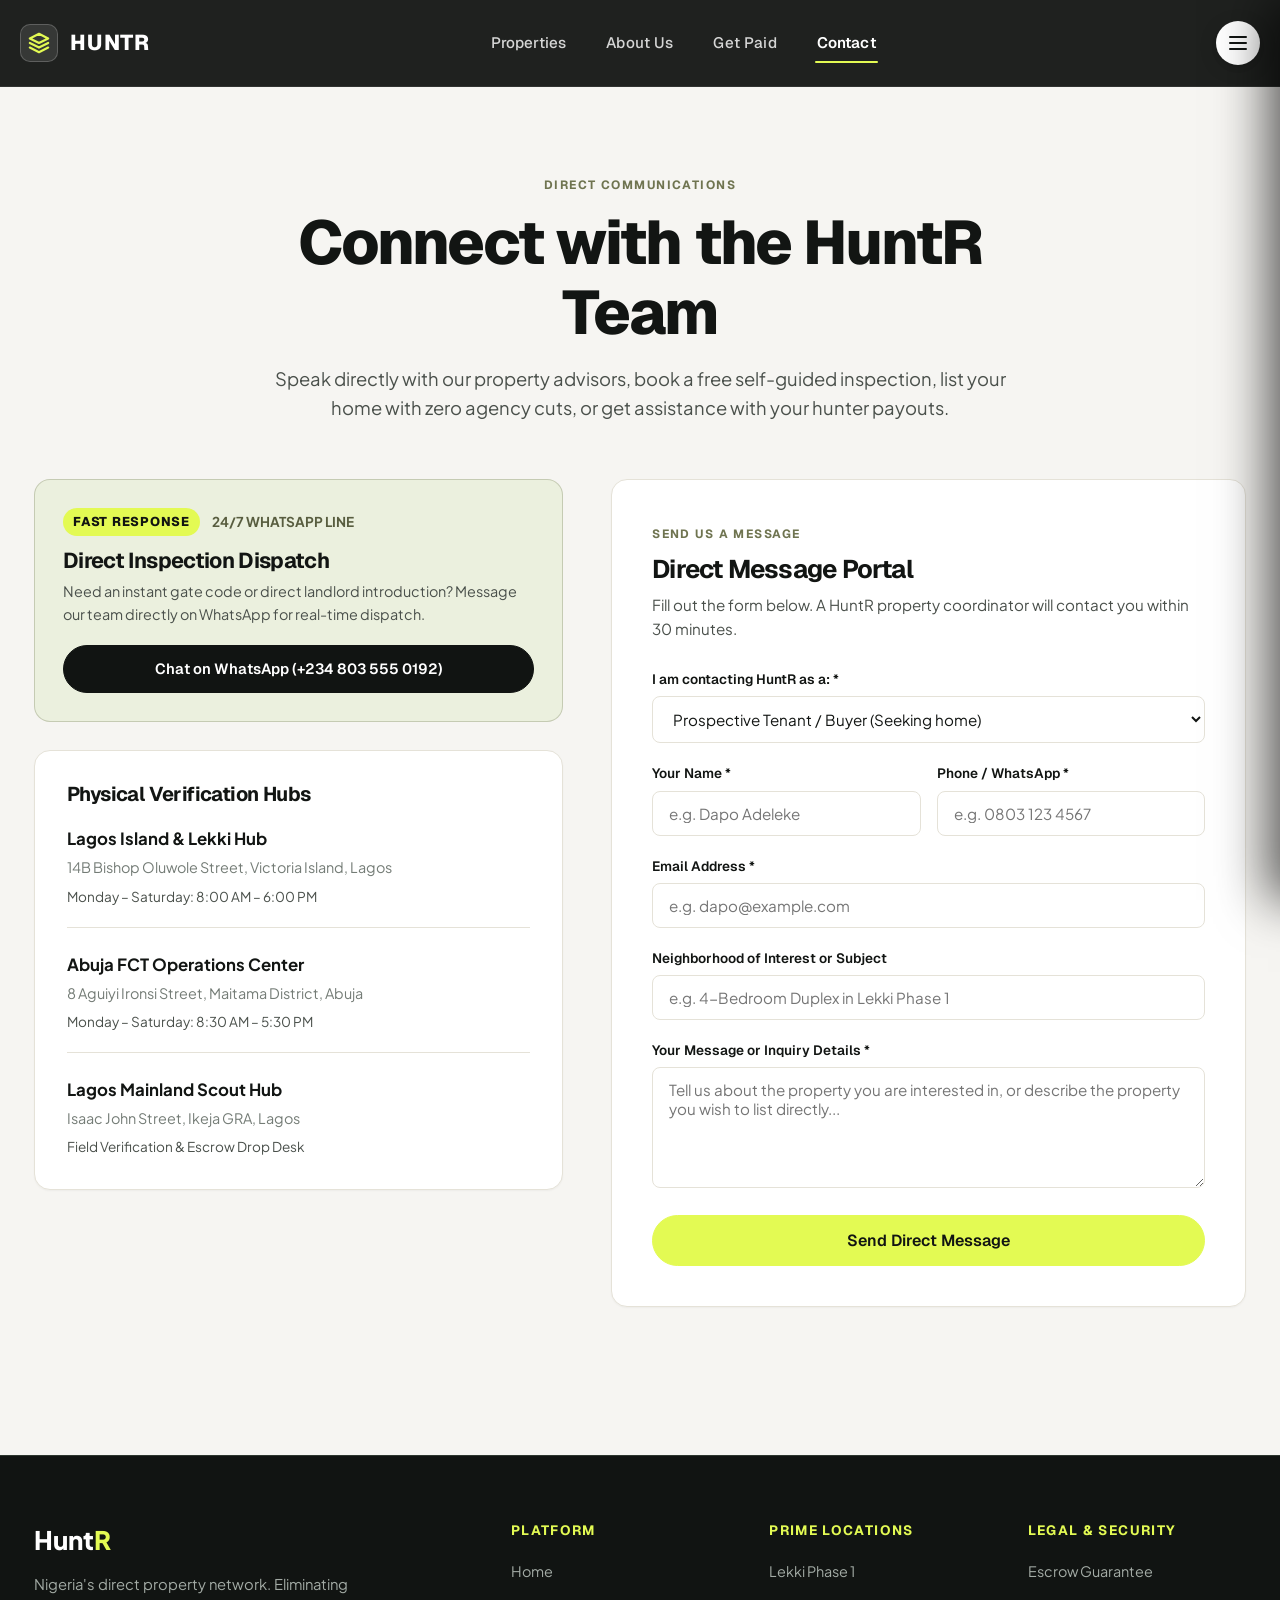
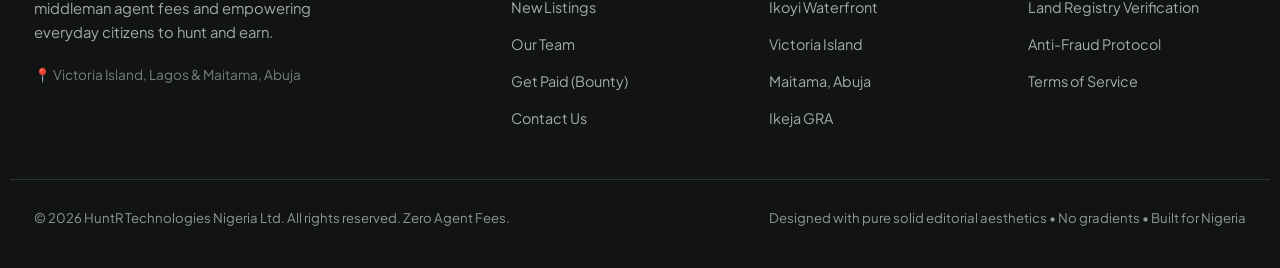
<file: contact.html>
<!DOCTYPE html>
<html lang="en">
<head>
  <meta charset="UTF-8" />
  <meta name="viewport" content="width=device-width, initial-scale=1.0" />
  <title>Contact Us — HuntR | Lagos & Abuja Direct Real Estate Hubs</title>
  <meta name="description" content="Contact HuntR's direct property team in Victoria Island Lagos and Maitama Abuja. Direct inspections, landlord listings, and hunter support." />
  
  <!-- HuntR Design System (Zero Gradients, Pure Solid Editorial Aesthetic) -->
  <link rel="stylesheet" href="css/huntr-core.css" />
  <link rel="stylesheet" href="css/huntr-nav.css" />
  <link rel="stylesheet" href="css/huntr-ui.css" />
</head>
<body>

  <!-- Global Oakline-Style Header -->
  <header class="huntr-header" id="huntrHeader">
    <div class="container-wide nav-container">
      <a href="index.html" class="huntr-brand" title="HuntR Group — Luxury Real Estate">
        <span class="brand-symbol">
          <svg width="22" height="22" viewBox="0 0 24 24" fill="none" stroke="currentColor" stroke-width="2.4" stroke-linecap="round" stroke-linejoin="round">
            <polygon points="12 2 2 7 12 12 22 7 12 2"></polygon>
            <polyline points="2 17 12 22 22 17"></polyline>
            <polyline points="2 12 12 17 22 12"></polyline>
          </svg>
        </span>
        <span class="brand-name">HUNTR</span>
      </a>

      <nav class="nav-links-wrap" aria-label="Primary Navigation">
        <a href="listings.html" class="nav-link">Properties</a>
        <a href="team.html" class="nav-link">About Us</a>
        <a href="get-paid.html" class="nav-link">Get Paid</a>
        <a href="contact.html" class="nav-link active">Contact</a>
      </nav>

      <div class="nav-actions">
        <button class="menu-circle-btn" id="menuToggleBtn" aria-label="Open Navigation Menu" aria-expanded="false">
          <span class="menu-icon">
            <span></span>
            <span></span>
            <span></span>
          </span>
        </button>
      </div>
    </div>
  </header>

  <!-- Luxury Slide-Out Menu Drawer -->
  <div class="huntr-drawer-backdrop" id="drawerBackdrop"></div>
  <aside class="huntr-drawer" id="huntrDrawer" aria-label="Expanded Navigation" aria-hidden="true">
    <div class="drawer-header">
      <div class="drawer-brand">
        <span class="brand-symbol">
          <svg width="20" height="20" viewBox="0 0 24 24" fill="none" stroke="currentColor" stroke-width="2.4">
            <polygon points="12 2 2 7 12 12 22 7 12 2"></polygon>
            <polyline points="2 17 12 22 22 17"></polyline>
            <polyline points="2 12 12 17 22 12"></polyline>
          </svg>
        </span>
        <span class="brand-name">HUNTR GROUP</span>
      </div>
      <button class="drawer-close-btn" id="drawerCloseBtn" aria-label="Close Menu">
        <svg width="20" height="20" viewBox="0 0 24 24" fill="none" stroke="currentColor" stroke-width="2.2" stroke-linecap="round"><line x1="18" y1="6" x2="6" y2="18"></line><line x1="6" y1="6" x2="18" y2="18"></line></svg>
      </button>
    </div>

    <div class="drawer-body">
      <!-- Quick Property Search -->
      <form class="drawer-search-bar" action="listings.html" method="GET">
        <svg width="16" height="16" viewBox="0 0 24 24" fill="none" stroke="currentColor" stroke-width="2"><circle cx="11" cy="11" r="8"></circle><line x1="21" y1="21" x2="16.65" y2="16.65"></line></svg>
        <input type="text" name="q" placeholder="Search Ikoyi, Lekki, Maitama..." aria-label="Search properties" />
        <button type="submit" aria-label="Search">Search</button>
      </form>

      <!-- Navigation Links -->
      <nav class="drawer-nav">
        <a href="index.html" class="drawer-nav-item">
          <div>
            <div class="drawer-item-title">Home</div>
            <div class="drawer-item-sub">Direct Luxury Homes & Estates</div>
          </div>
        </a>
        <a href="listings.html" class="drawer-nav-item">
          <div>
            <div class="drawer-item-title">Properties</div>
            <div class="drawer-item-sub">Browse Direct Verified Listings</div>
          </div>
        </a>
        <a href="team.html" class="drawer-nav-item">
          <div>
            <div class="drawer-item-title">About Us</div>
            <div class="drawer-item-sub">Our Mission & Field Scouts</div>
          </div>
        </a>
        <a href="get-paid.html" class="drawer-nav-item">
          <div>
            <div class="drawer-item-title">Get Paid (Bounties)</div>
            <div class="drawer-item-sub">Earn Cash Spotting Vacant Homes</div>
          </div>
          <span class="drawer-item-badge">Earn ₦250k</span>
        </a>
        <a href="contact.html" class="drawer-nav-item active">
          <div>
            <div class="drawer-item-title">Contact & Inquiries</div>
            <div class="drawer-item-sub">Lagos & Abuja Direct Hubs</div>
          </div>
        </a>
      </nav>

      <!-- Drawer Footer -->
      <div class="drawer-footer">
        <div class="drawer-contact-card">
          <div class="contact-label">Direct Landlord WhatsApp</div>
          <a href="https://wa.me/2348035550192" class="contact-phone" target="_blank" rel="noopener">
            <svg width="18" height="18" viewBox="0 0 24 24" fill="none" stroke="currentColor" stroke-width="2"><path d="M21 11.5a8.38 8.38 0 0 1-.9 3.8 8.5 8.5 0 0 1-7.6 4.7 8.38 8.38 0 0 1 3.8-.9h.5a8.48 8.48 0 0 1 8 8v.5z"/></svg>
            +234 803 555 0192 (Direct Chat)
          </a>
        </div>
        <a href="get-paid.html" class="btn btn-chartreuse drawer-cta">
          Become a Hunter & Earn Cash
        </a>
      </div>
    </div>
  </aside>

  <main class="section-padding">
    <div class="container">
      
      <!-- Page Header -->
      <div style="text-align: center; max-width: 760px; margin-inline: auto; margin-bottom: 56px;">
        <span class="eyebrow">DIRECT COMMUNICATIONS</span>
        <h1 style="margin-bottom: 16px;">Connect with the HuntR Team</h1>
        <p style="font-size: 1.15rem; color: var(--color-text-secondary); line-height: 1.6;">
          Speak directly with our property advisors, book a free self-guided inspection, list your home with zero agency cuts, or get assistance with your hunter payouts.
        </p>
      </div>

      <!-- Split Layout: Contact Info & Form -->
      <div style="display: grid; grid-template-columns: 1fr 1.2fr; gap: 48px; margin-bottom: 64px; align-items: flex-start;">
        
        <!-- Left: Hubs & Channels -->
        <div>
          <!-- Quick WhatsApp Card -->
          <div style="background-color: var(--color-olive-light); border: 1px solid rgba(111, 116, 80, 0.3); border-radius: var(--radius-card); padding: 28px; margin-bottom: 28px;">
            <div style="display: flex; align-items: center; gap: 12px; margin-bottom: 12px;">
              <span class="badge badge-chartreuse" style="font-size: 0.8rem;">FAST RESPONSE</span>
              <span style="font-size: 0.85rem; font-weight: 700; color: var(--color-olive-dark);">24/7 WHATSAPP LINE</span>
            </div>
            <h3 style="font-size: 1.35rem; margin-bottom: 8px;">Direct Inspection Dispatch</h3>
            <p style="font-size: 0.9rem; color: var(--color-text-secondary); margin-bottom: 18px;">
              Need an instant gate code or direct landlord introduction? Message our team directly on WhatsApp for real-time dispatch.
            </p>
            <a href="https://wa.me/2348035550192?text=Hello%20HuntR,%20I%20would%20like%20to%20speak%20with%20a%20property%20advisor%20regarding%20direct%20listings." target="_blank" class="btn btn-dark" style="width: 100%;">
              Chat on WhatsApp (+234 803 555 0192)
            </a>
          </div>

          <!-- Physical Hubs -->
          <div style="background: var(--color-card); border: 1px solid var(--color-border); border-radius: var(--radius-card); padding: 32px; box-shadow: var(--shadow-sm);">
            <h3 style="margin-bottom: 20px; font-size: 1.25rem;">Physical Verification Hubs</h3>

            <!-- Hub 1: Lagos -->
            <div style="margin-bottom: 24px; padding-bottom: 20px; border-bottom: 1px solid var(--color-border);">
              <div style="font-weight: 700; font-size: 1.05rem; margin-bottom: 4px;">Lagos Island & Lekki Hub</div>
              <p style="font-size: 0.9rem; color: var(--color-text-muted); margin-bottom: 6px;">
                14B Bishop Oluwole Street, Victoria Island, Lagos
              </p>
              <div style="font-size: 0.85rem; color: var(--color-text-secondary);">
                Monday – Saturday: 8:00 AM – 6:00 PM
              </div>
            </div>

            <!-- Hub 2: Abuja -->
            <div style="margin-bottom: 24px; padding-bottom: 20px; border-bottom: 1px solid var(--color-border);">
              <div style="font-weight: 700; font-size: 1.05rem; margin-bottom: 4px;">Abuja FCT Operations Center</div>
              <p style="font-size: 0.9rem; color: var(--color-text-muted); margin-bottom: 6px;">
                8 Aguiyi Ironsi Street, Maitama District, Abuja
              </p>
              <div style="font-size: 0.85rem; color: var(--color-text-secondary);">
                Monday – Saturday: 8:30 AM – 5:30 PM
              </div>
            </div>

            <!-- Hub 3: Mainland -->
            <div>
              <div style="font-weight: 700; font-size: 1.05rem; margin-bottom: 4px;">Lagos Mainland Scout Hub</div>
              <p style="font-size: 0.9rem; color: var(--color-text-muted); margin-bottom: 6px;">
                Isaac John Street, Ikeja GRA, Lagos
              </p>
              <div style="font-size: 0.85rem; color: var(--color-text-secondary);">
                Field Verification & Escrow Drop Desk
              </div>
            </div>
          </div>
        </div>

        <!-- Right: Inquiry Form -->
        <div style="background-color: var(--color-card); border: 1px solid var(--color-border); border-radius: var(--radius-card); padding: 40px; box-shadow: var(--shadow-sm);">
          <span class="eyebrow">SEND US A MESSAGE</span>
          <h2 style="font-size: 1.6rem; margin-bottom: 8px;">Direct Message Portal</h2>
          <p style="font-size: 0.95rem; color: var(--color-text-secondary); margin-bottom: 28px;">
            Fill out the form below. A HuntR property coordinator will contact you within 30 minutes.
          </p>

          <form id="huntrContactForm">
            <div class="form-group">
              <label for="contactType" class="form-label">I am contacting HuntR as a: *</label>
              <select id="contactType" class="form-select" required>
                <option value="Tenant">Prospective Tenant / Buyer (Seeking home)</option>
                <option value="Landlord">Direct Landlord (Want to list my home for 0% fee)</option>
                <option value="Hunter">Registered Hunter (Inquiry on bounty payout)</option>
                <option value="Partnership">Corporate / Legal Partner</option>
              </select>
            </div>

            <div style="display: grid; grid-template-columns: 1fr 1fr; gap: 16px;">
              <div class="form-group">
                <label for="contactName" class="form-label">Your Name *</label>
                <input type="text" id="contactName" class="form-input" placeholder="e.g. Dapo Adeleke" required />
              </div>

              <div class="form-group">
                <label for="contactPhone" class="form-label">Phone / WhatsApp *</label>
                <input type="tel" id="contactPhone" class="form-input" placeholder="e.g. 0803 123 4567" required />
              </div>
            </div>

            <div class="form-group">
              <label for="contactEmail" class="form-label">Email Address *</label>
              <input type="email" id="contactEmail" class="form-input" placeholder="e.g. dapo@example.com" required />
            </div>

            <div class="form-group">
              <label for="contactSubject" class="form-label">Neighborhood of Interest or Subject</label>
              <input type="text" id="contactSubject" class="form-input" placeholder="e.g. 4-Bedroom Duplex in Lekki Phase 1" />
            </div>

            <div class="form-group">
              <label for="contactMessage" class="form-label">Your Message or Inquiry Details *</label>
              <textarea id="contactMessage" class="form-textarea" rows="5" placeholder="Tell us about the property you are interested in, or describe the property you wish to list directly..." required></textarea>
            </div>

            <button type="submit" class="btn btn-chartreuse" style="width: 100%; padding-block: 14px; font-size: 1rem;">
              Send Direct Message
            </button>
          </form>
        </div>

      </div>

    </div>
  </main>

  <!-- Global Footer -->
  <footer class="huntr-footer">
    <div class="container footer-grid">
      <div>
        <div class="footer-brand-title">Hunt<span style="color: var(--color-chartreuse);">R</span></div>
        <p style="color: #A2AAA4; font-size: 0.925rem; max-width: 320px; line-height: 1.6; margin-bottom: 20px;">
          Nigeria's direct property network. Eliminating middleman agent fees and empowering everyday citizens to hunt and earn.
        </p>
        <div style="font-size: 0.85rem; color: #768078;">
          📍 Victoria Island, Lagos & Maitama, Abuja
        </div>
      </div>

      <div>
        <div class="footer-col-title">Platform</div>
        <ul class="footer-links">
          <li><a href="index.html">Home</a></li>
          <li><a href="listings.html">New Listings</a></li>
          <li><a href="team.html">Our Team</a></li>
          <li><a href="get-paid.html">Get Paid (Bounty)</a></li>
          <li><a href="contact.html">Contact Us</a></li>
        </ul>
      </div>

      <div>
        <div class="footer-col-title">Prime Locations</div>
        <ul class="footer-links">
          <li><a href="listings.html?q=Lekki">Lekki Phase 1</a></li>
          <li><a href="listings.html?q=Ikoyi">Ikoyi Waterfront</a></li>
          <li><a href="listings.html?q=Victoria%20Island">Victoria Island</a></li>
          <li><a href="listings.html?q=Maitama">Maitama, Abuja</a></li>
          <li><a href="listings.html?q=Ikeja">Ikeja GRA</a></li>
        </ul>
      </div>

      <div>
        <div class="footer-col-title">Legal & Security</div>
        <ul class="footer-links">
          <li><a href="contact.html">Escrow Guarantee</a></li>
          <li><a href="contact.html">Land Registry Verification</a></li>
          <li><a href="contact.html">Anti-Fraud Protocol</a></li>
          <li><a href="contact.html">Terms of Service</a></li>
        </ul>
      </div>
    </div>

    <div class="container footer-bottom">
      <div>&copy; 2026 HuntR Technologies Nigeria Ltd. All rights reserved. Zero Agent Fees.</div>
      <div>Designed with pure solid editorial aesthetics • No gradients • Built for Nigeria</div>
    </div>
  </footer>

  <!-- Scripts -->
  <script src="js/data.js"></script>
  <script src="js/calculator.js"></script>
  <script src="js/listings.js"></script>
  <script src="js/app.js"></script>
</body>
</html>
</file>
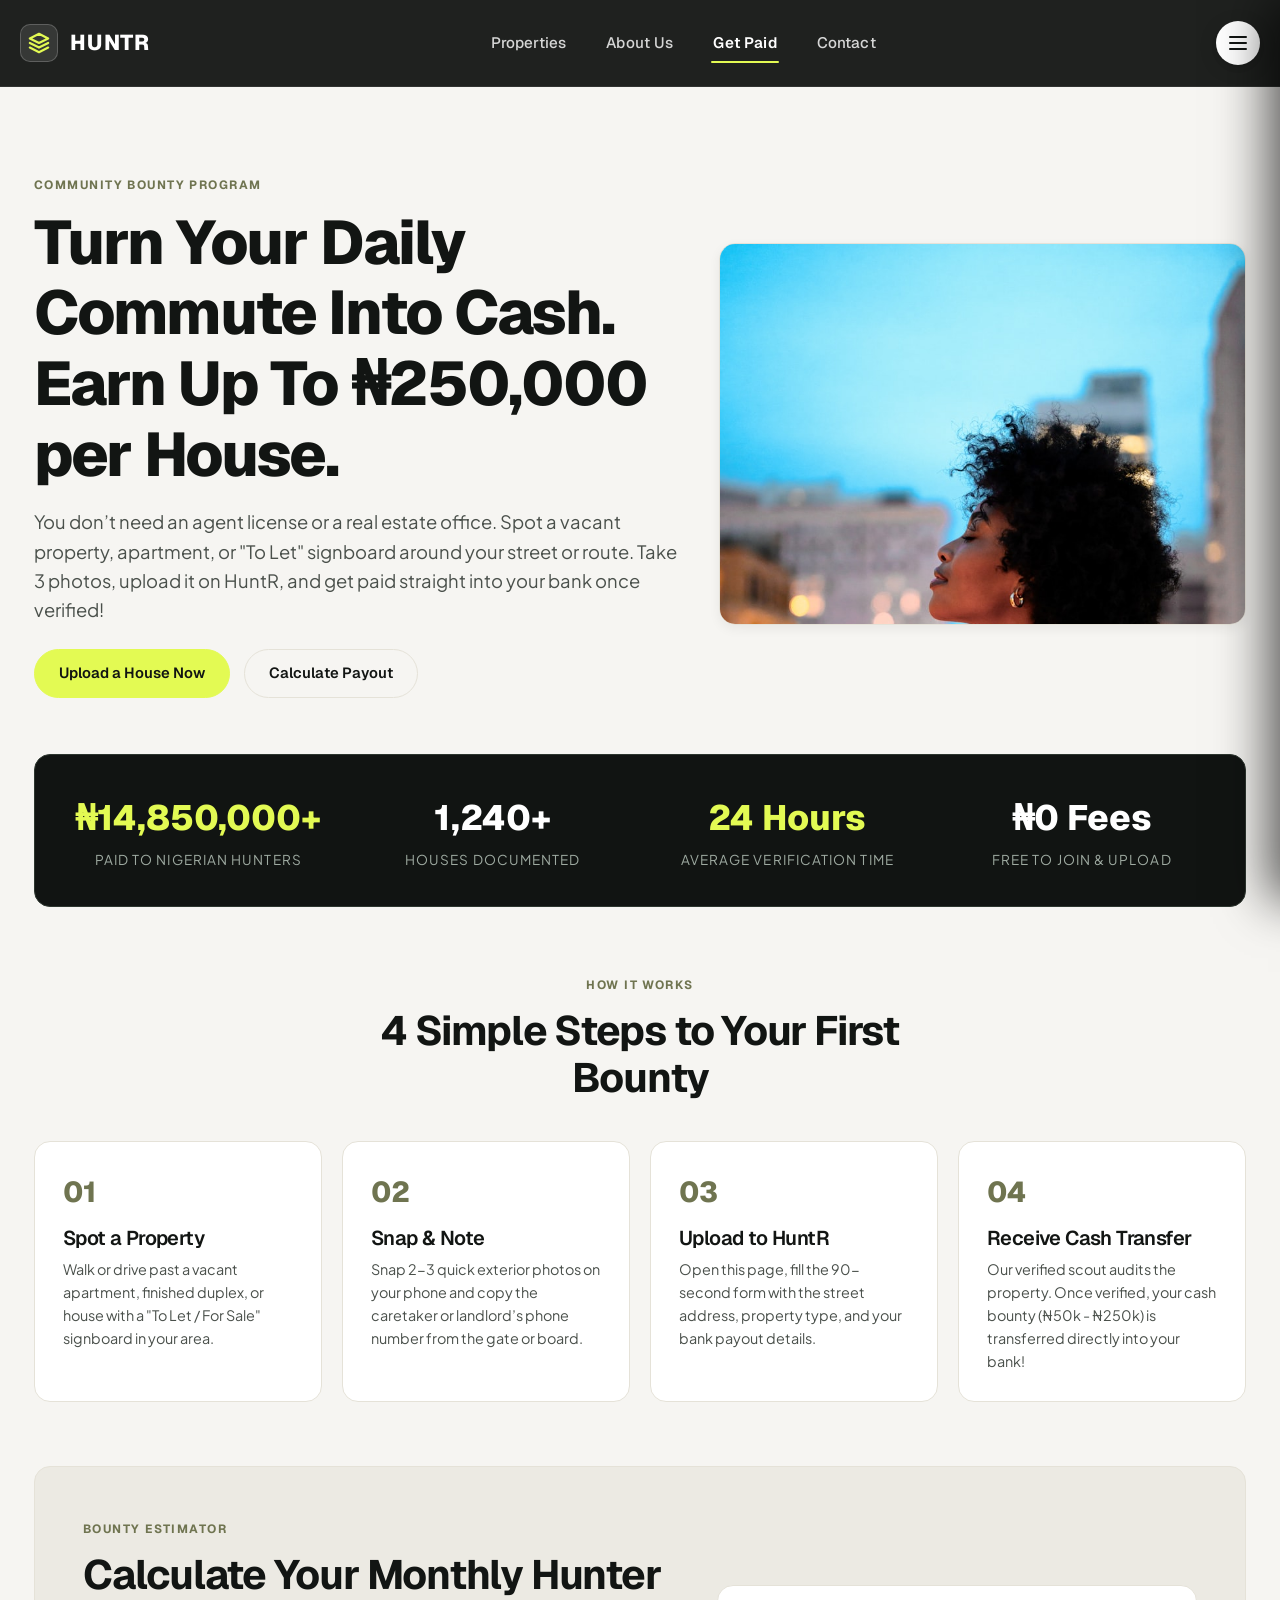
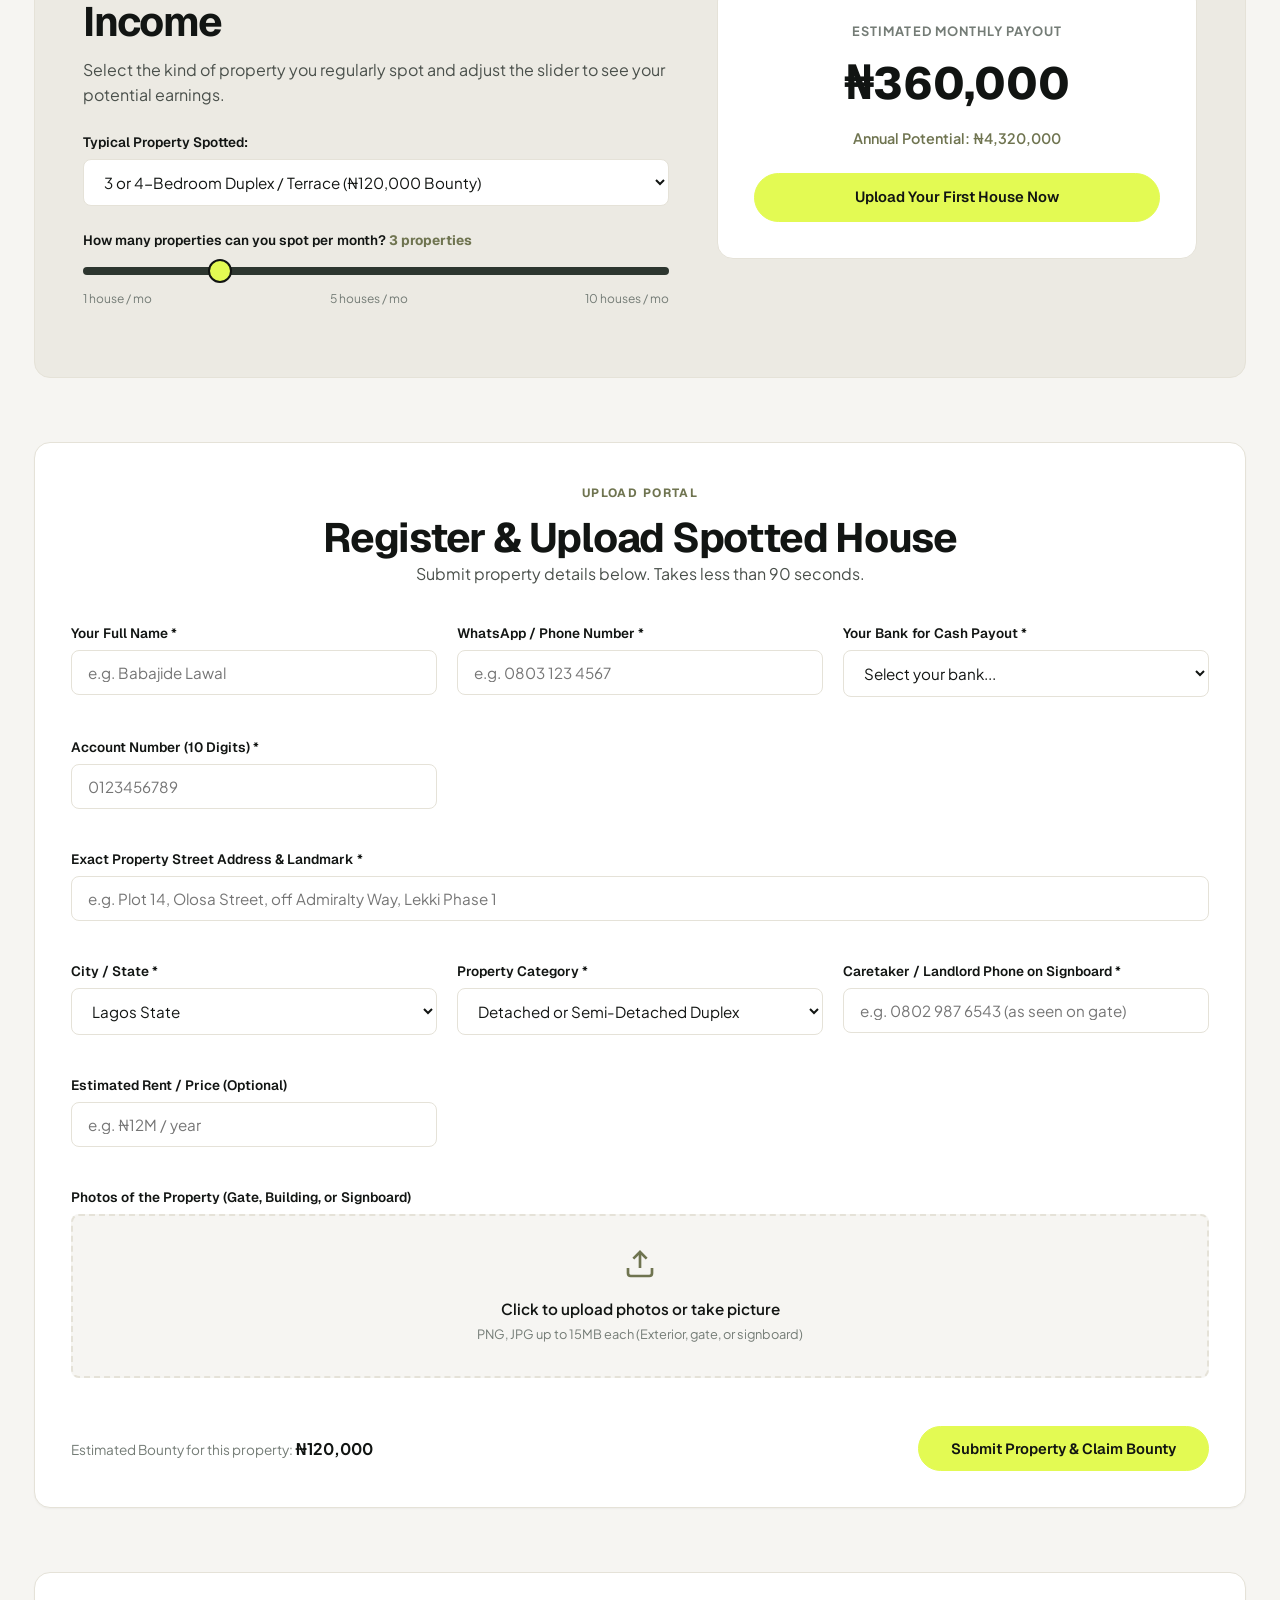
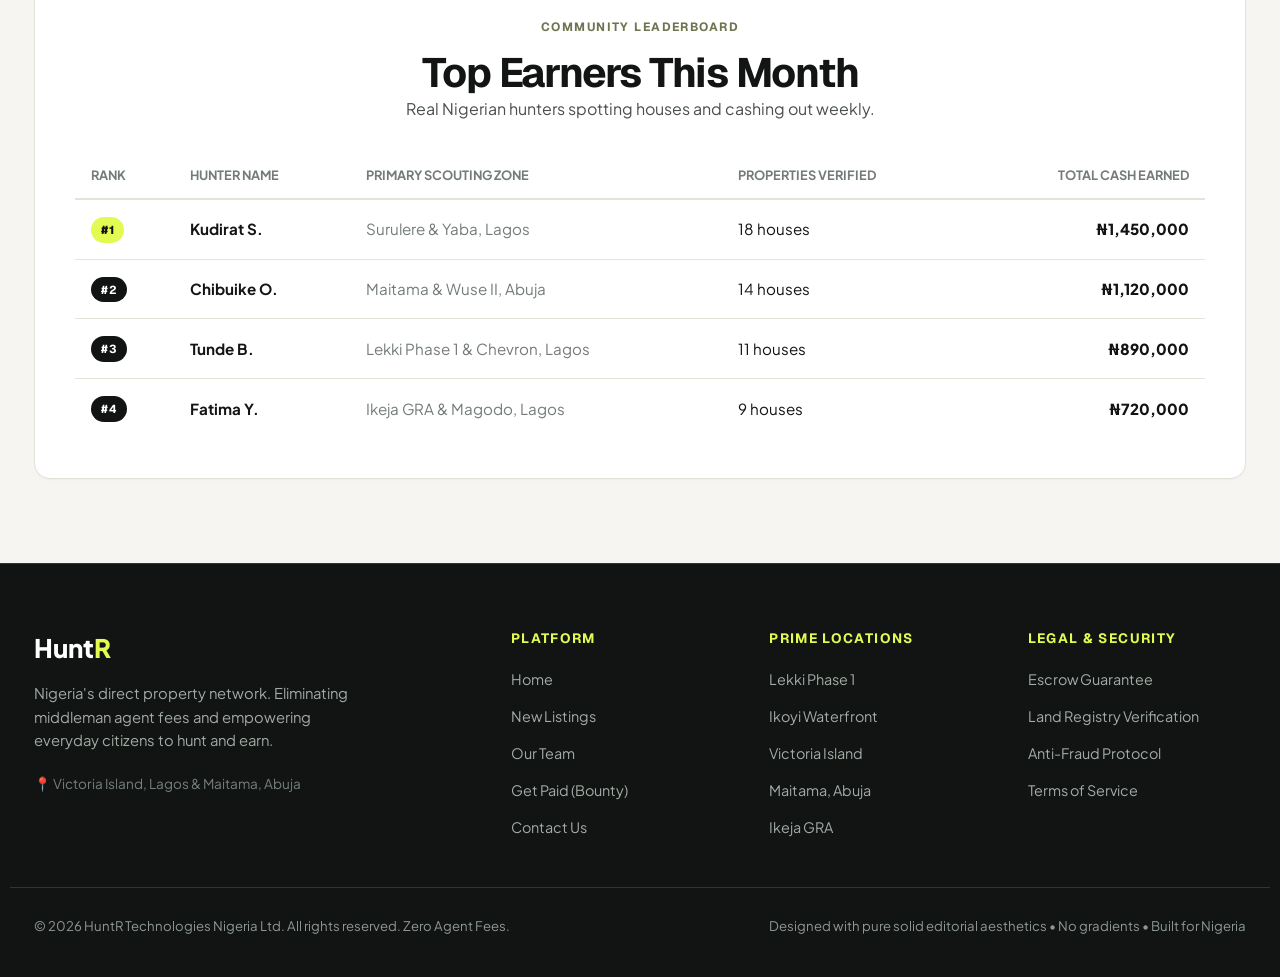
<file: get-paid.html>
<!DOCTYPE html>
<html lang="en">
<head>
  <meta charset="UTF-8" />
  <meta name="viewport" content="width=device-width, initial-scale=1.0" />
  <title>Get Paid — HuntR | Earn Bounties for Spotting Vacant Houses</title>
  <meta name="description" content="Earn up to ₦250,000 cash bounty by spotting vacant homes and uploading them to HuntR. No agent license required. Paid directly to your bank account." />
  
  <!-- HuntR Design System (Zero Gradients, Pure Solid Editorial Aesthetic) -->
  <link rel="stylesheet" href="css/huntr-core.css" />
  <link rel="stylesheet" href="css/huntr-nav.css" />
  <link rel="stylesheet" href="css/huntr-ui.css" />
</head>
<body>

  <!-- Global Oakline-Style Header -->
  <header class="huntr-header" id="huntrHeader">
    <div class="container-wide nav-container">
      <a href="index.html" class="huntr-brand" title="HuntR Group — Luxury Real Estate">
        <span class="brand-symbol">
          <svg width="22" height="22" viewBox="0 0 24 24" fill="none" stroke="currentColor" stroke-width="2.4" stroke-linecap="round" stroke-linejoin="round">
            <polygon points="12 2 2 7 12 12 22 7 12 2"></polygon>
            <polyline points="2 17 12 22 22 17"></polyline>
            <polyline points="2 12 12 17 22 12"></polyline>
          </svg>
        </span>
        <span class="brand-name">HUNTR</span>
      </a>

      <nav class="nav-links-wrap" aria-label="Primary Navigation">
        <a href="listings.html" class="nav-link">Properties</a>
        <a href="team.html" class="nav-link">About Us</a>
        <a href="get-paid.html" class="nav-link active">Get Paid</a>
        <a href="contact.html" class="nav-link">Contact</a>
      </nav>

      <div class="nav-actions">
        <button class="menu-circle-btn" id="menuToggleBtn" aria-label="Open Navigation Menu" aria-expanded="false">
          <span class="menu-icon">
            <span></span>
            <span></span>
            <span></span>
          </span>
        </button>
      </div>
    </div>
  </header>

  <!-- Luxury Slide-Out Menu Drawer -->
  <div class="huntr-drawer-backdrop" id="drawerBackdrop"></div>
  <aside class="huntr-drawer" id="huntrDrawer" aria-label="Expanded Navigation" aria-hidden="true">
    <div class="drawer-header">
      <div class="drawer-brand">
        <span class="brand-symbol">
          <svg width="20" height="20" viewBox="0 0 24 24" fill="none" stroke="currentColor" stroke-width="2.4">
            <polygon points="12 2 2 7 12 12 22 7 12 2"></polygon>
            <polyline points="2 17 12 22 22 17"></polyline>
            <polyline points="2 12 12 17 22 12"></polyline>
          </svg>
        </span>
        <span class="brand-name">HUNTR GROUP</span>
      </div>
      <button class="drawer-close-btn" id="drawerCloseBtn" aria-label="Close Menu">
        <svg width="20" height="20" viewBox="0 0 24 24" fill="none" stroke="currentColor" stroke-width="2.2" stroke-linecap="round"><line x1="18" y1="6" x2="6" y2="18"></line><line x1="6" y1="6" x2="18" y2="18"></line></svg>
      </button>
    </div>

    <div class="drawer-body">
      <!-- Quick Property Search -->
      <form class="drawer-search-bar" action="listings.html" method="GET">
        <svg width="16" height="16" viewBox="0 0 24 24" fill="none" stroke="currentColor" stroke-width="2"><circle cx="11" cy="11" r="8"></circle><line x1="21" y1="21" x2="16.65" y2="16.65"></line></svg>
        <input type="text" name="q" placeholder="Search Ikoyi, Lekki, Maitama..." aria-label="Search properties" />
        <button type="submit" aria-label="Search">Search</button>
      </form>

      <!-- Navigation Links -->
      <nav class="drawer-nav">
        <a href="index.html" class="drawer-nav-item">
          <div>
            <div class="drawer-item-title">Home</div>
            <div class="drawer-item-sub">Direct Luxury Homes & Estates</div>
          </div>
        </a>
        <a href="listings.html" class="drawer-nav-item">
          <div>
            <div class="drawer-item-title">Properties</div>
            <div class="drawer-item-sub">Browse Direct Verified Listings</div>
          </div>
        </a>
        <a href="team.html" class="drawer-nav-item">
          <div>
            <div class="drawer-item-title">About Us</div>
            <div class="drawer-item-sub">Our Mission & Field Scouts</div>
          </div>
        </a>
        <a href="get-paid.html" class="drawer-nav-item active">
          <div>
            <div class="drawer-item-title">Get Paid (Bounties)</div>
            <div class="drawer-item-sub">Earn Cash Spotting Vacant Homes</div>
          </div>
          <span class="drawer-item-badge">Earn ₦250k</span>
        </a>
        <a href="contact.html" class="drawer-nav-item">
          <div>
            <div class="drawer-item-title">Contact & Inquiries</div>
            <div class="drawer-item-sub">Lagos & Abuja Direct Hubs</div>
          </div>
        </a>
      </nav>

      <!-- Drawer Footer -->
      <div class="drawer-footer">
        <div class="drawer-contact-card">
          <div class="contact-label">Direct Landlord WhatsApp</div>
          <a href="https://wa.me/2348035550192" class="contact-phone" target="_blank" rel="noopener">
            <svg width="18" height="18" viewBox="0 0 24 24" fill="none" stroke="currentColor" stroke-width="2"><path d="M21 11.5a8.38 8.38 0 0 1-.9 3.8 8.5 8.5 0 0 1-7.6 4.7 8.38 8.38 0 0 1 3.8-.9h.5a8.48 8.48 0 0 1 8 8v.5z"/></svg>
            +234 803 555 0192 (Direct Chat)
          </a>
        </div>
        <a href="get-paid.html" class="btn btn-chartreuse drawer-cta">
          Become a Hunter & Earn Cash
        </a>
      </div>
    </div>
  </aside>

  <main class="section-padding">
    <div class="container">
      
      <!-- Hero Section -->
      <div style="display: grid; grid-template-columns: 1.1fr 0.9fr; gap: 40px; align-items: center; margin-bottom: 56px;">
        <div>
          <span class="eyebrow">COMMUNITY BOUNTY PROGRAM</span>
          <h1 style="margin-bottom: 18px;">
            Turn Your Daily Commute Into Cash.<br>Earn Up To ₦250,000 per House.
          </h1>
          <p style="font-size: 1.15rem; line-height: 1.6; color: var(--color-text-secondary); margin-bottom: 24px;">
            You don’t need an agent license or a real estate office. Spot a vacant property, apartment, or "To Let" signboard around your street or route. Take 3 photos, upload it on HuntR, and get paid straight into your bank once verified!
          </p>
          <div style="display: flex; gap: 14px; flex-wrap: wrap;">
            <a href="#uploadSection" class="btn btn-chartreuse">Upload a House Now</a>
            <a href="#bountyCalc" class="btn btn-outline">Calculate Payout</a>
          </div>
        </div>

        <div style="border-radius: var(--radius-card); overflow: hidden; border: 1px solid var(--color-border); box-shadow: var(--shadow-md);">
          <img src="img/real-hunter-scout.jpg" alt="Real Nigerian Hunter Scout in Lekki Lagos" style="width: 100%; height: 380px; object-fit: cover; object-position: center top;" />
        </div>
      </div>

      <!-- Quick Metrics Bar -->
      <div style="background-color: var(--color-dark); color: #FFFFFF; border-radius: var(--radius-card); padding: 36px 28px; margin-bottom: 64px; border: 1px solid var(--color-dark-border);">
        <div style="display: grid; grid-template-columns: repeat(auto-fit, minmax(200px, 1fr)); gap: 24px; text-align: center;">
          <div>
            <div style="font-family: var(--font-display); font-size: 2.2rem; font-weight: 800; color: var(--color-chartreuse);">₦14,850,000+</div>
            <div style="font-size: 0.85rem; color: #9EAAA1; text-transform: uppercase; letter-spacing: 0.08em; margin-top: 4px;">Paid to Nigerian Hunters</div>
          </div>
          <div>
            <div style="font-family: var(--font-display); font-size: 2.2rem; font-weight: 800; color: #FFFFFF;">1,240+</div>
            <div style="font-size: 0.85rem; color: #9EAAA1; text-transform: uppercase; letter-spacing: 0.08em; margin-top: 4px;">Houses Documented</div>
          </div>
          <div>
            <div style="font-family: var(--font-display); font-size: 2.2rem; font-weight: 800; color: var(--color-chartreuse);">24 Hours</div>
            <div style="font-size: 0.85rem; color: #9EAAA1; text-transform: uppercase; letter-spacing: 0.08em; margin-top: 4px;">Average Verification Time</div>
          </div>
          <div>
            <div style="font-family: var(--font-display); font-size: 2.2rem; font-weight: 800; color: #FFFFFF;">₦0 Fees</div>
            <div style="font-size: 0.85rem; color: #9EAAA1; text-transform: uppercase; letter-spacing: 0.08em; margin-top: 4px;">Free to Join & Upload</div>
          </div>
        </div>
      </div>

      <!-- 4-Step Process Grid -->
      <div style="margin-bottom: 64px;">
        <div style="text-align: center; max-width: 600px; margin-inline: auto; margin-bottom: 36px;">
          <span class="eyebrow">HOW IT WORKS</span>
          <h2>4 Simple Steps to Your First Bounty</h2>
        </div>

        <div class="bounty-steps-grid">
          <div class="bounty-step-card">
            <div class="step-num">01</div>
            <h4>Spot a Property</h4>
            <p style="font-size: 0.9rem; color: var(--color-text-secondary); margin-top: 8px;">
              Walk or drive past a vacant apartment, finished duplex, or house with a "To Let / For Sale" signboard in your area.
            </p>
          </div>

          <div class="bounty-step-card">
            <div class="step-num">02</div>
            <h4>Snap & Note</h4>
            <p style="font-size: 0.9rem; color: var(--color-text-secondary); margin-top: 8px;">
              Snap 2-3 quick exterior photos on your phone and copy the caretaker or landlord’s phone number from the gate or board.
            </p>
          </div>

          <div class="bounty-step-card">
            <div class="step-num">03</div>
            <h4>Upload to HuntR</h4>
            <p style="font-size: 0.9rem; color: var(--color-text-secondary); margin-top: 8px;">
              Open this page, fill the 90-second form with the street address, property type, and your bank payout details.
            </p>
          </div>

          <div class="bounty-step-card">
            <div class="step-num">04</div>
            <h4>Receive Cash Transfer</h4>
            <p style="font-size: 0.9rem; color: var(--color-text-secondary); margin-top: 8px;">
              Our verified scout audits the property. Once verified, your cash bounty (₦50k - ₦250k) is transferred directly into your bank!
            </p>
          </div>
        </div>
      </div>

      <!-- Interactive Bounty Calculator -->
      <div id="bountyCalc" style="background-color: var(--color-canvas-subtle); border-radius: var(--radius-card); padding: 48px; border: 1px solid var(--color-border); margin-bottom: 64px;">
        <div class="calc-grid">
          <div>
            <span class="eyebrow">BOUNTY ESTIMATOR</span>
            <h2 style="margin-bottom: 12px;">Calculate Your Monthly Hunter Income</h2>
            <p style="margin-bottom: 24px;">
              Select the kind of property you regularly spot and adjust the slider to see your potential earnings.
            </p>

            <div class="form-group">
              <label for="bountyPropertyTier" class="form-label">Typical Property Spotted:</label>
              <select id="bountyPropertyTier" class="form-select">
                <option value="50000">1 or 2-Bedroom Flat / Apartment (₦50,000 Bounty)</option>
                <option value="120000" selected>3 or 4-Bedroom Duplex / Terrace (₦120,000 Bounty)</option>
                <option value="250000">Luxury Mansion / Commercial Property (₦250,000 Bounty)</option>
              </select>
            </div>

            <div class="form-group" style="margin-top: 24px;">
              <label for="bountyVolumeSlider" class="form-label">
                How many properties can you spot per month? 
                <strong id="bountyVolumeDisplay" style="color: var(--color-olive);">3 properties</strong>
              </label>
              <input type="range" id="bountyVolumeSlider" class="range-input" min="1" max="10" step="1" value="3" aria-label="Volume of properties spotted per month" />
              <div style="display: flex; justify-content: space-between; font-size: 0.75rem; color: var(--color-text-muted); margin-top: 8px;">
                <span>1 house / mo</span>
                <span>5 houses / mo</span>
                <span>10 houses / mo</span>
              </div>
            </div>
          </div>

          <div style="background: #FFFFFF; border: 1px solid var(--color-border); border-radius: var(--radius-card); padding: 36px; text-align: center;">
            <span style="font-size: 0.8rem; font-weight: 700; text-transform: uppercase; color: var(--color-text-muted); letter-spacing: 0.08em; display: block; margin-bottom: 8px;">
              Estimated Monthly Payout
            </span>
            <div id="monthlyBountyDisplay" style="font-family: var(--font-display); font-size: 2.8rem; font-weight: 800; color: var(--color-dark); margin-bottom: 8px;">
              ₦360,000
            </div>
            <div style="font-size: 0.9rem; color: var(--color-olive); font-weight: 600; margin-bottom: 24px;">
              Annual Potential: <span id="annualBountyDisplay">₦4,320,000</span>
            </div>
            <a href="#uploadSection" class="btn btn-chartreuse" style="width: 100%;">
              Upload Your First House Now
            </a>
          </div>
        </div>
      </div>

      <!-- Live Property Upload & Registration Form -->
      <div id="uploadSection" class="upload-form-box" style="margin-bottom: 64px;">
        <div style="text-align: center; max-width: 640px; margin-inline: auto; margin-bottom: 36px;">
          <span class="eyebrow">UPLOAD PORTAL</span>
          <h2>Register & Upload Spotted House</h2>
          <p>Submit property details below. Takes less than 90 seconds.</p>
        </div>

        <form id="hunterUploadForm">
          <div style="display: grid; grid-template-columns: repeat(auto-fit, minmax(280px, 1fr)); gap: 20px;">
            
            <!-- Hunter Info -->
            <div class="form-group">
              <label for="hunterName" class="form-label">Your Full Name *</label>
              <input type="text" id="hunterName" class="form-input" placeholder="e.g. Babajide Lawal" required />
            </div>

            <div class="form-group">
              <label for="hunterPhone" class="form-label">WhatsApp / Phone Number *</label>
              <input type="tel" id="hunterPhone" class="form-input" placeholder="e.g. 0803 123 4567" required />
            </div>

            <!-- Bank Payout Info -->
            <div class="form-group">
              <label for="hunterBank" class="form-label">Your Bank for Cash Payout *</label>
              <select id="hunterBank" class="form-select" required>
                <option value="">Select your bank...</option>
                <option value="GTBank">Guaranty Trust Bank (GTBank)</option>
                <option value="Access Bank">Access Bank</option>
                <option value="Zenith Bank">Zenith Bank</option>
                <option value="First Bank">First Bank of Nigeria</option>
                <option value="Kuda Bank">Kuda Microfinance Bank</option>
                <option value="OPay">OPay</option>
                <option value="UBA">United Bank for Africa (UBA)</option>
                <option value="Stanbic IBTC">Stanbic IBTC Bank</option>
              </select>
            </div>

            <div class="form-group">
              <label for="hunterAccount" class="form-label">Account Number (10 Digits) *</label>
              <input type="text" id="hunterAccount" class="form-input" placeholder="0123456789" maxlength="10" required />
            </div>

            <!-- Spotted Property Info -->
            <div class="form-group" style="grid-column: 1 / -1;">
              <label for="propertyAddress" class="form-label">Exact Property Street Address & Landmark *</label>
              <input type="text" id="propertyAddress" class="form-input" placeholder="e.g. Plot 14, Olosa Street, off Admiralty Way, Lekki Phase 1" required />
            </div>

            <div class="form-group">
              <label for="propertyCity" class="form-label">City / State *</label>
              <select id="propertyCity" class="form-select" required>
                <option value="Lagos">Lagos State</option>
                <option value="Abuja">Abuja (FCT)</option>
                <option value="Rivers">Rivers State (Port Harcourt)</option>
                <option value="Oyo">Oyo State (Ibadan)</option>
                <option value="Ogun">Ogun State</option>
              </select>
            </div>

            <div class="form-group">
              <label for="propertyCategory" class="form-label">Property Category *</label>
              <select id="propertyCategory" class="form-select" required>
                <option value="Duplex">Detached or Semi-Detached Duplex</option>
                <option value="Apartment">Flat / Serviced Apartment</option>
                <option value="Terrace">Terraced Townhouse</option>
                <option value="Mansion">Luxury Villa / Mansion</option>
                <option value="Commercial">Commercial / Office Complex</option>
              </select>
            </div>

            <div class="form-group">
              <label for="landlordContact" class="form-label">Caretaker / Landlord Phone on Signboard *</label>
              <input type="tel" id="landlordContact" class="form-input" placeholder="e.g. 0802 987 6543 (as seen on gate)" required />
            </div>

            <div class="form-group">
              <label for="estRent" class="form-label">Estimated Rent / Price (Optional)</label>
              <input type="text" id="estRent" class="form-input" placeholder="e.g. ₦12M / year" />
            </div>

            <!-- Photo Upload Dropzone -->
            <div class="form-group" style="grid-column: 1 / -1;">
              <label class="form-label">Photos of the Property (Gate, Building, or Signboard)</label>
              <div class="file-dropzone" onclick="alert('File selector opened: You can select 1 to 4 photos from your device.');">
                <svg width="32" height="32" viewBox="0 0 24 24" fill="none" stroke="var(--color-olive)" stroke-width="2" style="margin: 0 auto 10px;"><path d="M21 15v4a2 2 0 0 1-2 2H5a2 2 0 0 1-2-2v-4"></path><polyline points="17 8 12 3 7 8"></polyline><line x1="12" y1="3" x2="12" y2="15"></line></svg>
                <div style="font-weight: 600; font-size: 0.95rem; margin-bottom: 4px;">Click to upload photos or take picture</div>
                <div style="font-size: 0.8rem; color: var(--color-text-muted);">PNG, JPG up to 15MB each (Exterior, gate, or signboard)</div>
              </div>
            </div>

          </div>

          <div style="margin-top: 28px; display: flex; justify-content: space-between; align-items: center; flex-wrap: wrap; gap: 16px;">
            <div style="font-size: 0.85rem; color: var(--color-text-muted);">
              Estimated Bounty for this property: <strong id="formBountyEstimate" style="color: var(--color-dark); font-size: 1rem;">₦120,000</strong>
            </div>
            <button type="submit" class="btn btn-chartreuse" style="padding-inline: 32px;">
              Submit Property & Claim Bounty
            </button>
          </div>
        </form>
      </div>

      <!-- Top Hunters Leaderboard -->
      <div style="background-color: var(--color-card); border: 1px solid var(--color-border); border-radius: var(--radius-card); padding: 40px; box-shadow: var(--shadow-sm);">
        <div style="text-align: center; max-width: 600px; margin-inline: auto; margin-bottom: 32px;">
          <span class="eyebrow">COMMUNITY LEADERBOARD</span>
          <h2>Top Earners This Month</h2>
          <p>Real Nigerian hunters spotting houses and cashing out weekly.</p>
        </div>

        <div style="overflow-x: auto;">
          <table style="width: 100%; border-collapse: collapse; font-size: 0.95rem; text-align: left;">
            <thead>
              <tr style="border-bottom: 2px solid var(--color-border); color: var(--color-text-muted); font-size: 0.8rem; text-transform: uppercase;">
                <th style="padding: 12px 16px;">Rank</th>
                <th style="padding: 12px 16px;">Hunter Name</th>
                <th style="padding: 12px 16px;">Primary Scouting Zone</th>
                <th style="padding: 12px 16px;">Properties Verified</th>
                <th style="padding: 12px 16px; text-align: right;">Total Cash Earned</th>
              </tr>
            </thead>
            <tbody>
              <tr style="border-bottom: 1px solid var(--color-border);">
                <td style="padding: 16px;"><span class="badge badge-chartreuse">#1</span></td>
                <td style="padding: 16px; font-weight: 700;">Kudirat S.</td>
                <td style="padding: 16px; color: var(--color-text-muted);">Surulere & Yaba, Lagos</td>
                <td style="padding: 16px;">18 houses</td>
                <td style="padding: 16px; text-align: right; font-weight: 800; color: var(--color-dark);">₦1,450,000</td>
              </tr>
              <tr style="border-bottom: 1px solid var(--color-border);">
                <td style="padding: 16px;"><span class="badge badge-dark">#2</span></td>
                <td style="padding: 16px; font-weight: 700;">Chibuike O.</td>
                <td style="padding: 16px; color: var(--color-text-muted);">Maitama & Wuse II, Abuja</td>
                <td style="padding: 16px;">14 houses</td>
                <td style="padding: 16px; text-align: right; font-weight: 800; color: var(--color-dark);">₦1,120,000</td>
              </tr>
              <tr style="border-bottom: 1px solid var(--color-border);">
                <td style="padding: 16px;"><span class="badge badge-dark">#3</span></td>
                <td style="padding: 16px; font-weight: 700;">Tunde B.</td>
                <td style="padding: 16px; color: var(--color-text-muted);">Lekki Phase 1 & Chevron, Lagos</td>
                <td style="padding: 16px;">11 houses</td>
                <td style="padding: 16px; text-align: right; font-weight: 800; color: var(--color-dark);">₦890,000</td>
              </tr>
              <tr>
                <td style="padding: 16px;"><span class="badge badge-dark">#4</span></td>
                <td style="padding: 16px; font-weight: 700;">Fatima Y.</td>
                <td style="padding: 16px; color: var(--color-text-muted);">Ikeja GRA & Magodo, Lagos</td>
                <td style="padding: 16px;">9 houses</td>
                <td style="padding: 16px; text-align: right; font-weight: 800; color: var(--color-dark);">₦720,000</td>
              </tr>
            </tbody>
          </table>
        </div>
      </div>

    </div>
  </main>

  <!-- Global Footer -->
  <footer class="huntr-footer">
    <div class="container footer-grid">
      <div>
        <div class="footer-brand-title">Hunt<span style="color: var(--color-chartreuse);">R</span></div>
        <p style="color: #A2AAA4; font-size: 0.925rem; max-width: 320px; line-height: 1.6; margin-bottom: 20px;">
          Nigeria's direct property network. Eliminating middleman agent fees and empowering everyday citizens to hunt and earn.
        </p>
        <div style="font-size: 0.85rem; color: #768078;">
          📍 Victoria Island, Lagos & Maitama, Abuja
        </div>
      </div>

      <div>
        <div class="footer-col-title">Platform</div>
        <ul class="footer-links">
          <li><a href="index.html">Home</a></li>
          <li><a href="listings.html">New Listings</a></li>
          <li><a href="team.html">Our Team</a></li>
          <li><a href="get-paid.html">Get Paid (Bounty)</a></li>
          <li><a href="contact.html">Contact Us</a></li>
        </ul>
      </div>

      <div>
        <div class="footer-col-title">Prime Locations</div>
        <ul class="footer-links">
          <li><a href="listings.html?q=Lekki">Lekki Phase 1</a></li>
          <li><a href="listings.html?q=Ikoyi">Ikoyi Waterfront</a></li>
          <li><a href="listings.html?q=Victoria%20Island">Victoria Island</a></li>
          <li><a href="listings.html?q=Maitama">Maitama, Abuja</a></li>
          <li><a href="listings.html?q=Ikeja">Ikeja GRA</a></li>
        </ul>
      </div>

      <div>
        <div class="footer-col-title">Legal & Security</div>
        <ul class="footer-links">
          <li><a href="contact.html">Escrow Guarantee</a></li>
          <li><a href="contact.html">Land Registry Verification</a></li>
          <li><a href="contact.html">Anti-Fraud Protocol</a></li>
          <li><a href="contact.html">Terms of Service</a></li>
        </ul>
      </div>
    </div>

    <div class="container footer-bottom">
      <div>&copy; 2026 HuntR Technologies Nigeria Ltd. All rights reserved. Zero Agent Fees.</div>
      <div>Designed with pure solid editorial aesthetics • No gradients • Built for Nigeria</div>
    </div>
  </footer>

  <!-- Scripts -->
  <script src="js/data.js"></script>
  <script src="js/calculator.js"></script>
  <script src="js/listings.js"></script>
  <script src="js/app.js"></script>
</body>
</html>
</file>
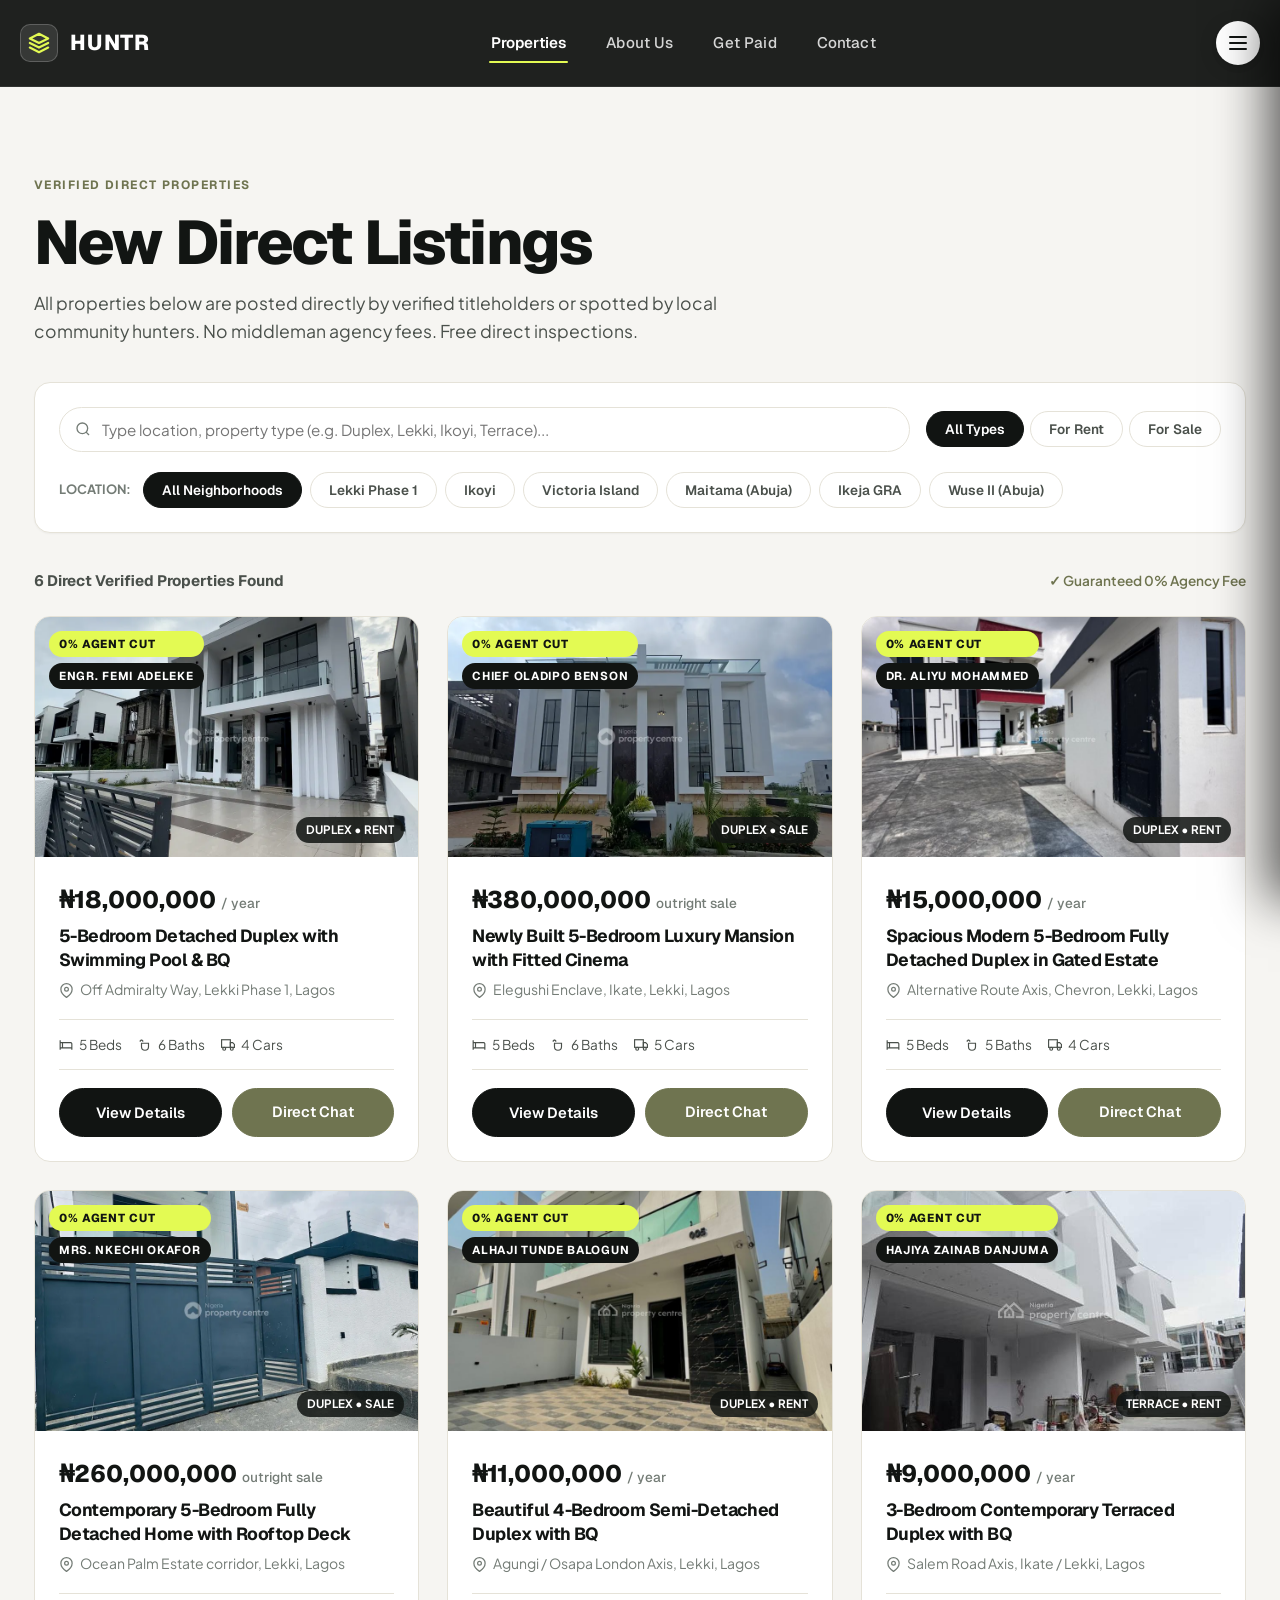
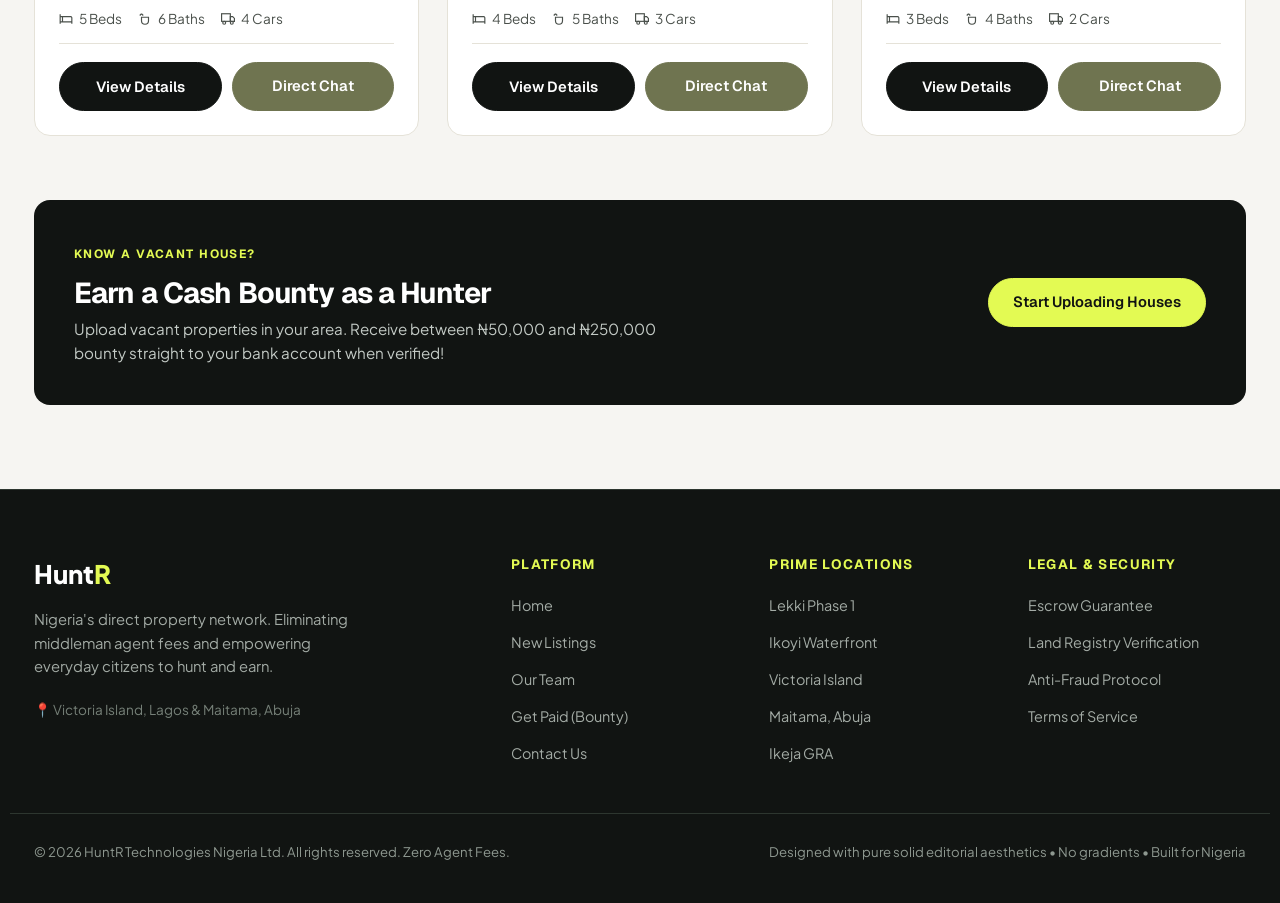
<file: listings.html>
<!DOCTYPE html>
<html lang="en">
<head>
  <meta charset="UTF-8" />
  <meta name="viewport" content="width=device-width, initial-scale=1.0" />
  <title>New Listings — HuntR | Direct Nigerian Real Estate</title>
  <meta name="description" content="Browse verified direct-from-landlord properties for rent and sale across Lagos and Abuja with zero agent commissions." />
  
  <!-- HuntR Design System (Zero Gradients, Pure Solid Editorial Aesthetic) -->
  <link rel="stylesheet" href="css/huntr-core.css" />
  <link rel="stylesheet" href="css/huntr-nav.css" />
  <link rel="stylesheet" href="css/huntr-ui.css" />
</head>
<body>

  <!-- Global Oakline-Style Header -->
  <header class="huntr-header" id="huntrHeader">
    <div class="container-wide nav-container">
      <a href="index.html" class="huntr-brand" title="HuntR Group — Luxury Real Estate">
        <span class="brand-symbol">
          <svg width="22" height="22" viewBox="0 0 24 24" fill="none" stroke="currentColor" stroke-width="2.4" stroke-linecap="round" stroke-linejoin="round">
            <polygon points="12 2 2 7 12 12 22 7 12 2"></polygon>
            <polyline points="2 17 12 22 22 17"></polyline>
            <polyline points="2 12 12 17 22 12"></polyline>
          </svg>
        </span>
        <span class="brand-name">HUNTR</span>
      </a>

      <nav class="nav-links-wrap" aria-label="Primary Navigation">
        <a href="listings.html" class="nav-link active">Properties</a>
        <a href="team.html" class="nav-link">About Us</a>
        <a href="get-paid.html" class="nav-link">Get Paid</a>
        <a href="contact.html" class="nav-link">Contact</a>
      </nav>

      <div class="nav-actions">
        <button class="menu-circle-btn" id="menuToggleBtn" aria-label="Open Navigation Menu" aria-expanded="false">
          <span class="menu-icon">
            <span></span>
            <span></span>
            <span></span>
          </span>
        </button>
      </div>
    </div>
  </header>

  <!-- Luxury Slide-Out Menu Drawer -->
  <div class="huntr-drawer-backdrop" id="drawerBackdrop"></div>
  <aside class="huntr-drawer" id="huntrDrawer" aria-label="Expanded Navigation" aria-hidden="true">
    <div class="drawer-header">
      <div class="drawer-brand">
        <span class="brand-symbol">
          <svg width="20" height="20" viewBox="0 0 24 24" fill="none" stroke="currentColor" stroke-width="2.4">
            <polygon points="12 2 2 7 12 12 22 7 12 2"></polygon>
            <polyline points="2 17 12 22 22 17"></polyline>
            <polyline points="2 12 12 17 22 12"></polyline>
          </svg>
        </span>
        <span class="brand-name">HUNTR GROUP</span>
      </div>
      <button class="drawer-close-btn" id="drawerCloseBtn" aria-label="Close Menu">
        <svg width="20" height="20" viewBox="0 0 24 24" fill="none" stroke="currentColor" stroke-width="2.2" stroke-linecap="round"><line x1="18" y1="6" x2="6" y2="18"></line><line x1="6" y1="6" x2="18" y2="18"></line></svg>
      </button>
    </div>

    <div class="drawer-body">
      <!-- Quick Property Search -->
      <form class="drawer-search-bar" action="listings.html" method="GET">
        <svg width="16" height="16" viewBox="0 0 24 24" fill="none" stroke="currentColor" stroke-width="2"><circle cx="11" cy="11" r="8"></circle><line x1="21" y1="21" x2="16.65" y2="16.65"></line></svg>
        <input type="text" name="q" placeholder="Search Ikoyi, Lekki, Maitama..." aria-label="Search properties" />
        <button type="submit" aria-label="Search">Search</button>
      </form>

      <!-- Navigation Links -->
      <nav class="drawer-nav">
        <a href="index.html" class="drawer-nav-item">
          <div>
            <div class="drawer-item-title">Home</div>
            <div class="drawer-item-sub">Direct Luxury Homes & Estates</div>
          </div>
        </a>
        <a href="listings.html" class="drawer-nav-item active">
          <div>
            <div class="drawer-item-title">Properties</div>
            <div class="drawer-item-sub">Browse Direct Verified Listings</div>
          </div>
        </a>
        <a href="team.html" class="drawer-nav-item">
          <div>
            <div class="drawer-item-title">About Us</div>
            <div class="drawer-item-sub">Our Mission & Field Scouts</div>
          </div>
        </a>
        <a href="get-paid.html" class="drawer-nav-item">
          <div>
            <div class="drawer-item-title">Get Paid (Bounties)</div>
            <div class="drawer-item-sub">Earn Cash Spotting Vacant Homes</div>
          </div>
          <span class="drawer-item-badge">Earn ₦250k</span>
        </a>
        <a href="contact.html" class="drawer-nav-item">
          <div>
            <div class="drawer-item-title">Contact & Inquiries</div>
            <div class="drawer-item-sub">Lagos & Abuja Direct Hubs</div>
          </div>
        </a>
      </nav>

      <!-- Drawer Footer -->
      <div class="drawer-footer">
        <div class="drawer-contact-card">
          <div class="contact-label">Direct Landlord WhatsApp</div>
          <a href="https://wa.me/2348035550192" class="contact-phone" target="_blank" rel="noopener">
            <svg width="18" height="18" viewBox="0 0 24 24" fill="none" stroke="currentColor" stroke-width="2"><path d="M21 11.5a8.38 8.38 0 0 1-.9 3.8 8.5 8.5 0 0 1-7.6 4.7 8.38 8.38 0 0 1-3.8-.9L3 21l1.9-5.7a8.38 8.38 0 0 1-.9-3.8 8.5 8.5 0 0 1 4.7-7.6 8.38 8.38 0 0 1 3.8-.9h.5a8.48 8.48 0 0 1 8 8v.5z"/></svg>
            +234 803 555 0192 (Direct Chat)
          </a>
        </div>
        <a href="get-paid.html" class="btn btn-chartreuse drawer-cta">
          Become a Hunter & Earn Cash
        </a>
      </div>
    </div>
  </aside>

  <main class="section-padding">
    <div class="container">
      
      <!-- Page Header -->
      <div style="margin-bottom: 36px;">
        <span class="eyebrow">VERIFIED DIRECT PROPERTIES</span>
        <h1 style="margin-bottom: 12px;">New Direct Listings</h1>
        <p style="font-size: 1.1rem; max-width: 720px;">
          All properties below are posted directly by verified titleholders or spotted by local community hunters. No middleman agency fees. Free direct inspections.
        </p>
      </div>

      <!-- Filters & Search Toolbar -->
      <div style="background-color: var(--color-card); border: 1px solid var(--color-border); border-radius: var(--radius-card); padding: 24px; margin-bottom: 36px; box-shadow: var(--shadow-sm);">
        <div style="display: flex; gap: 16px; align-items: center; margin-bottom: 20px; flex-wrap: wrap;">
          <!-- Live in-page search input -->
          <div style="flex: 1; min-width: 240px; position: relative;">
            <input type="text" id="pageSearchInput" class="form-input" style="border-radius: var(--radius-pill); padding-left: 42px;" placeholder="Type location, property type (e.g. Duplex, Lekki, Ikoyi, Terrace)..." />
            <svg style="position: absolute; left: 16px; top: 50%; transform: translateY(-50%); color: var(--color-text-muted);" width="16" height="16" viewBox="0 0 24 24" fill="none" stroke="currentColor" stroke-width="2"><circle cx="11" cy="11" r="8"></circle><line x1="21" y1="21" x2="16.65" y2="16.65"></line></svg>
          </div>

          <!-- Type Filters (Rent / Sale / All) -->
          <div style="display: flex; gap: 6px;">
            <button class="filter-pill-btn active" data-type="All">All Types</button>
            <button class="filter-pill-btn" data-type="Rent">For Rent</button>
            <button class="filter-pill-btn" data-type="Sale">For Sale</button>
          </div>
        </div>

        <!-- Location Filter Row -->
        <div style="display: flex; align-items: center; gap: 8px; flex-wrap: wrap;">
          <span style="font-size: 0.8rem; font-weight: 700; text-transform: uppercase; color: var(--color-text-muted); margin-right: 4px;">Location:</span>
          <button class="filter-pill-btn active" data-loc="All">All Neighborhoods</button>
          <button class="filter-pill-btn" data-loc="Lekki">Lekki Phase 1</button>
          <button class="filter-pill-btn" data-loc="Ikoyi">Ikoyi</button>
          <button class="filter-pill-btn" data-loc="Victoria Island">Victoria Island</button>
          <button class="filter-pill-btn" data-loc="Maitama">Maitama (Abuja)</button>
          <button class="filter-pill-btn" data-loc="Ikeja">Ikeja GRA</button>
          <button class="filter-pill-btn" data-loc="Wuse">Wuse II (Abuja)</button>
        </div>
      </div>

      <!-- Result Count Info -->
      <div style="display: flex; justify-content: space-between; align-items: center; margin-bottom: 24px;">
        <div id="listingsCount" style="font-family: var(--font-primary); font-weight: 700; font-size: 0.95rem; color: var(--color-text-secondary);">
          6 Direct Verified Properties Found
        </div>
        <div style="font-size: 0.85rem; color: var(--color-olive); font-weight: 600;">
          ✓ Guaranteed 0% Agency Fee
        </div>
      </div>

      <!-- Dynamic Properties Grid -->
      <div class="properties-grid" id="propertiesGrid">
        <!-- Rendered by js/listings.js -->
      </div>

      <!-- Bottom Callout -->
      <div style="margin-top: 64px; background-color: var(--color-dark); color: #FFFFFF; border-radius: var(--radius-card); padding: 40px; display: flex; align-items: center; justify-content: space-between; flex-wrap: wrap; gap: 24px;">
        <div>
          <span class="eyebrow eyebrow-light">KNOW A VACANT HOUSE?</span>
          <h2 style="color: #FFFFFF; font-size: 1.8rem; margin-bottom: 8px;">Earn a Cash Bounty as a Hunter</h2>
          <p style="color: #C3CAC5; font-size: 0.95rem; max-width: 600px;">
            Upload vacant properties in your area. Receive between ₦50,000 and ₦250,000 bounty straight to your bank account when verified!
          </p>
        </div>
        <a href="get-paid.html" class="btn btn-chartreuse">
          Start Uploading Houses
        </a>
      </div>

    </div>
  </main>

  <!-- Interactive Property Modal -->
  <div id="propertyModal" class="modal-overlay" role="dialog" aria-modal="true">
    <div class="modal-content-card">
      <button class="modal-close-btn" onclick="closePropertyModal()" aria-label="Close modal">✕</button>
      <div id="modalDynamicContent">
        <!-- Injected dynamically by js/listings.js -->
      </div>
    </div>
  </div>

  <!-- Global Footer -->
  <footer class="huntr-footer">
    <div class="container footer-grid">
      <div>
        <div class="footer-brand-title">Hunt<span style="color: var(--color-chartreuse);">R</span></div>
        <p style="color: #A2AAA4; font-size: 0.925rem; max-width: 320px; line-height: 1.6; margin-bottom: 20px;">
          Nigeria's direct property network. Eliminating middleman agent fees and empowering everyday citizens to hunt and earn.
        </p>
        <div style="font-size: 0.85rem; color: #768078;">
          📍 Victoria Island, Lagos & Maitama, Abuja
        </div>
      </div>

      <div>
        <div class="footer-col-title">Platform</div>
        <ul class="footer-links">
          <li><a href="index.html">Home</a></li>
          <li><a href="listings.html">New Listings</a></li>
          <li><a href="team.html">Our Team</a></li>
          <li><a href="get-paid.html">Get Paid (Bounty)</a></li>
          <li><a href="contact.html">Contact Us</a></li>
        </ul>
      </div>

      <div>
        <div class="footer-col-title">Prime Locations</div>
        <ul class="footer-links">
          <li><a href="listings.html?q=Lekki">Lekki Phase 1</a></li>
          <li><a href="listings.html?q=Ikoyi">Ikoyi Waterfront</a></li>
          <li><a href="listings.html?q=Victoria%20Island">Victoria Island</a></li>
          <li><a href="listings.html?q=Maitama">Maitama, Abuja</a></li>
          <li><a href="listings.html?q=Ikeja">Ikeja GRA</a></li>
        </ul>
      </div>

      <div>
        <div class="footer-col-title">Legal & Security</div>
        <ul class="footer-links">
          <li><a href="contact.html">Escrow Guarantee</a></li>
          <li><a href="contact.html">Land Registry Verification</a></li>
          <li><a href="contact.html">Anti-Fraud Protocol</a></li>
          <li><a href="contact.html">Terms of Service</a></li>
        </ul>
      </div>
    </div>

    <div class="container footer-bottom">
      <div>&copy; 2026 HuntR Technologies Nigeria Ltd. All rights reserved. Zero Agent Fees.</div>
      <div>Designed with pure solid editorial aesthetics • No gradients • Built for Nigeria</div>
    </div>
  </footer>

  <!-- Scripts -->
  <script src="js/data.js"></script>
  <script src="js/calculator.js"></script>
  <script src="js/listings.js"></script>
  <script src="js/app.js"></script>
</body>
</html>
</file>
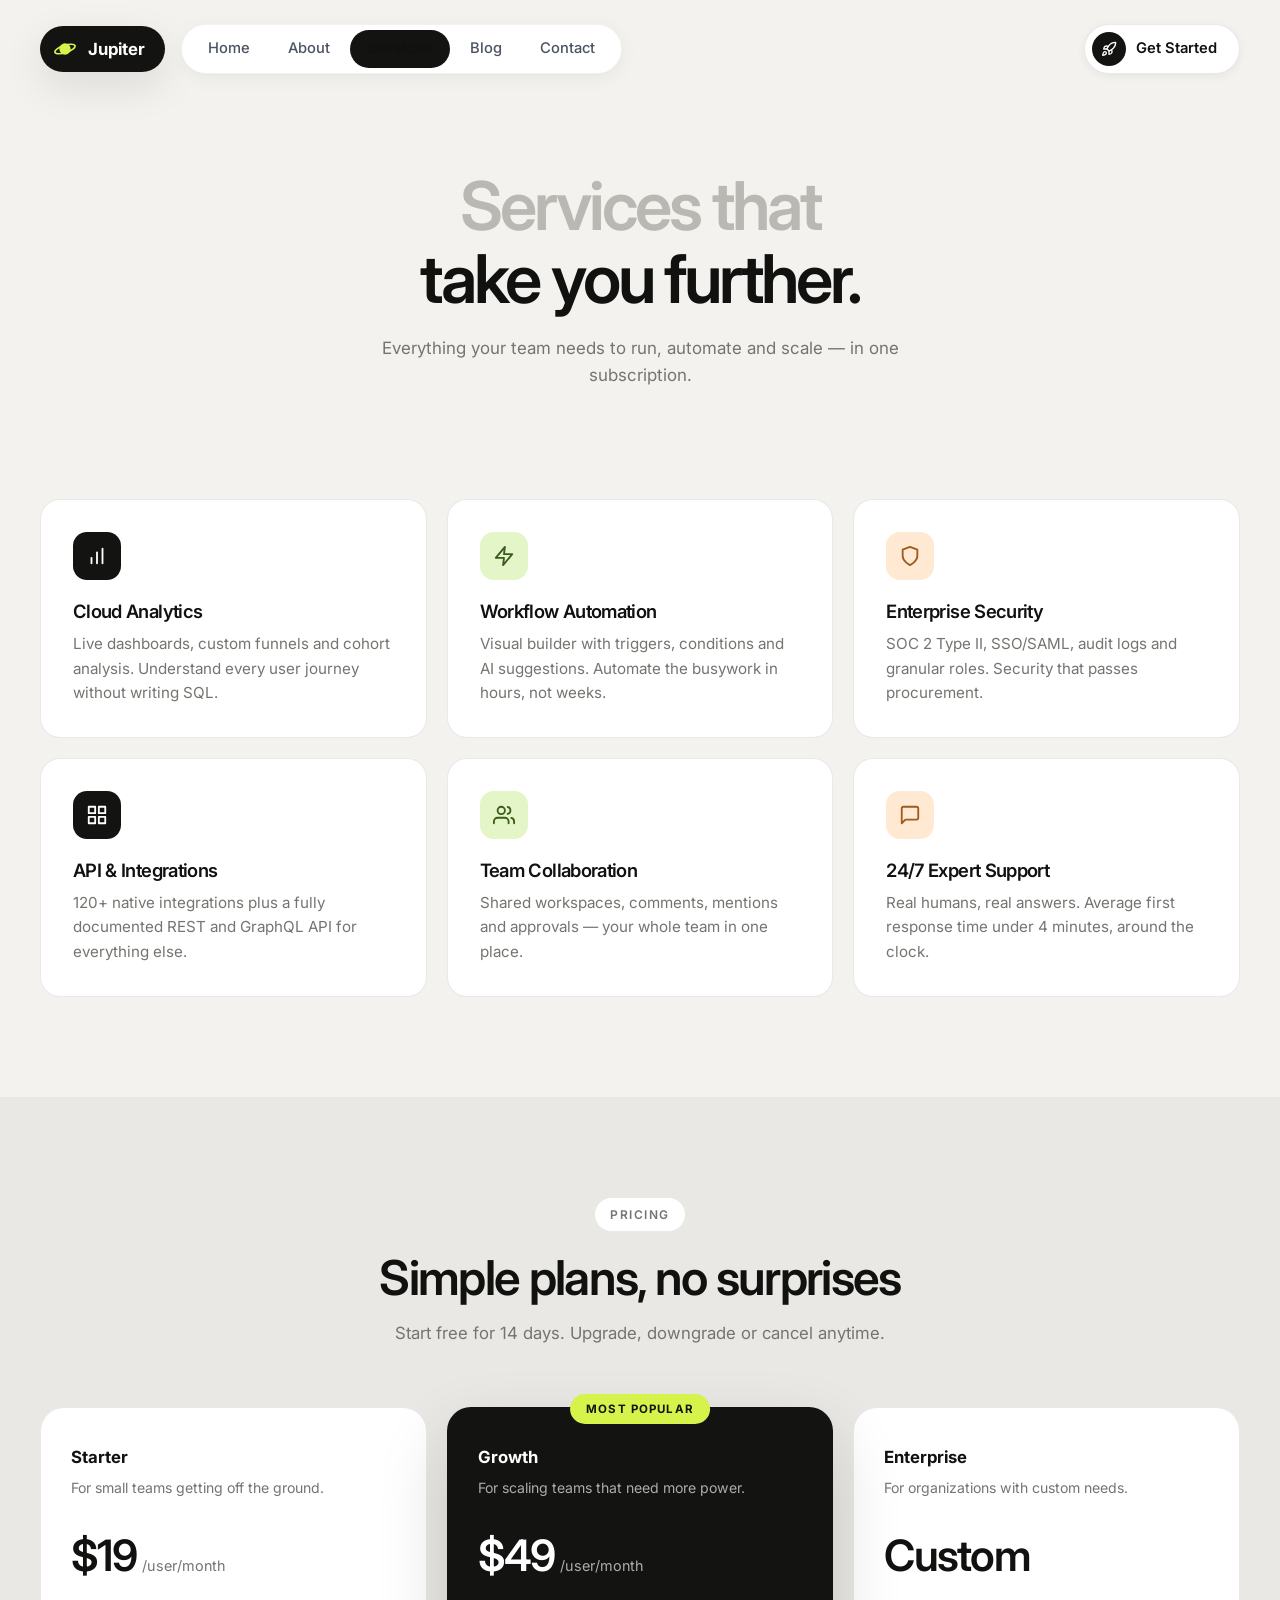
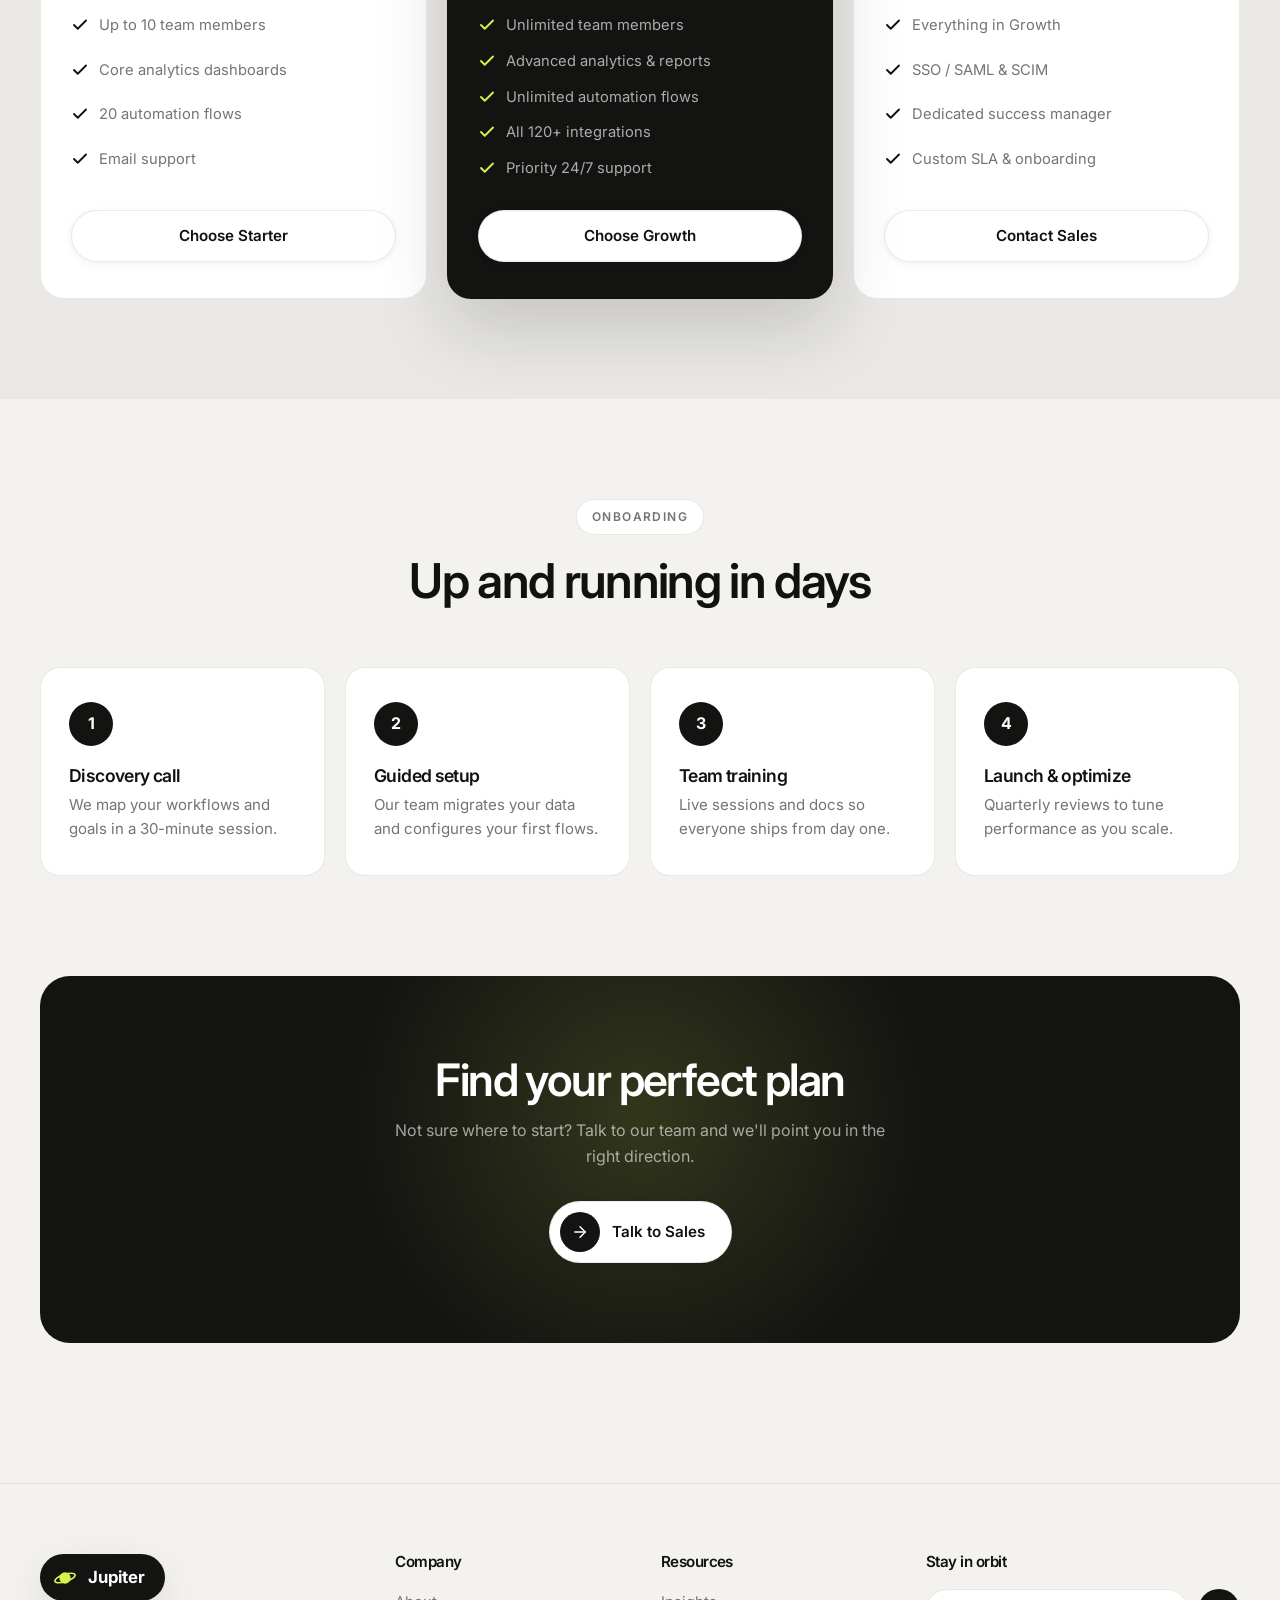
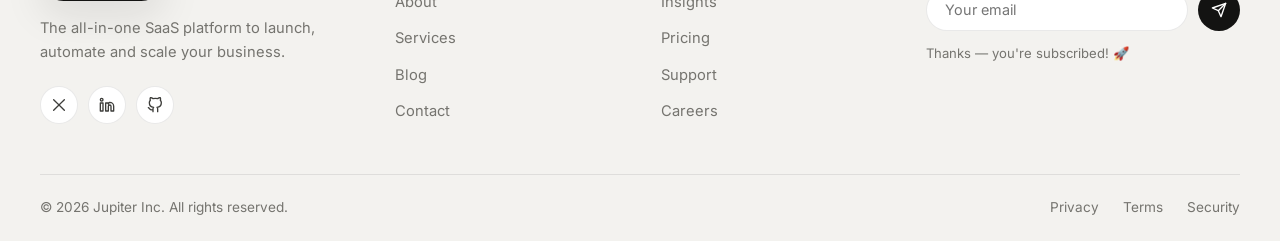
<file: services.html>
<!DOCTYPE html>
<html lang="en">
<head>
  <meta charset="UTF-8" />
  <meta name="viewport" content="width=device-width, initial-scale=1.0" />
  <title>Services — Jupiter</title>
  <meta name="description" content="Explore Jupiter's services — analytics, automation, security, integrations and more." />
  <link rel="preconnect" href="https://fonts.googleapis.com" />
  <link rel="preconnect" href="https://fonts.gstatic.com" crossorigin />
  <link href="https://fonts.googleapis.com/css2?family=Inter:wght@400;500;600;700;800&display=swap" rel="stylesheet" />
  <link rel="stylesheet" href="css/styles.css" />
</head>
<body>

  <!-- ===== Navbar ===== -->
  <header class="navbar" id="navbar">
    <div class="container nav-inner">
      <a href="index.html" class="brand">
        <svg class="brand-logo" viewBox="0 0 32 32" fill="none" aria-hidden="true">
          <circle cx="16" cy="16" r="7" fill="#d5f34a"/>
          <ellipse cx="16" cy="16" rx="13" ry="4.5" stroke="#d5f34a" stroke-width="2" transform="rotate(-18 16 16)"/>
        </svg>
        <span>Jupiter</span>
      </a>
      <nav class="nav-pill" id="navPill" aria-label="Main navigation">
        <a href="index.html">Home</a>
        <a href="about.html">About</a>
        <a href="services.html" class="active">Services</a>
        <a href="blog.html">Blog</a>
        <a href="contact.html">Contact</a>
      </nav>
      <a href="contact.html" class="nav-cta">
        <span class="btn-ico">
          <svg viewBox="0 0 24 24" fill="none" stroke="currentColor" stroke-width="2" stroke-linecap="round" stroke-linejoin="round"><path d="M4.5 16.5c-1.5 1.26-2 5-2 5s3.74-.5 5-2c.71-.84.7-2.13-.09-2.91a2.18 2.18 0 0 0-2.91-.09z"/><path d="M12 15l-3-3a22 22 0 0 1 2-3.95A12.88 12.88 0 0 1 22 2c0 2.72-.78 7.5-6 11a22.35 22.35 0 0 1-4 2z"/><path d="M9 12H4s.55-3.03 2-4c1.62-1.08 5 0 5 0"/><path d="M12 15v5s3.03-.55 4-2c1.08-1.62 0-5 0-5"/></svg>
        </span>
        Get Started
      </a>
      <button class="nav-toggle" id="navToggle" aria-label="Toggle navigation">
        <span></span><span></span><span></span>
      </button>
    </div>
  </header>

  <!-- ===== Page hero ===== -->
  <section class="page-hero">
    <div class="container">
      <h1><span class="muted">Services that</span><br />take you further.</h1>
      <p>Everything your team needs to run, automate and scale — in one subscription.</p>
    </div>
  </section>

  <!-- ===== Services grid ===== -->
  <section class="section" style="padding-top:40px;">
    <div class="container">
      <div class="grid grid-3">
        <div class="card service-card reveal">
          <div class="icon-badge"><svg viewBox="0 0 24 24" fill="none" stroke="currentColor" stroke-width="2" stroke-linecap="round"><line x1="6" y1="20" x2="6" y2="14"/><line x1="12" y1="20" x2="12" y2="8"/><line x1="18" y1="20" x2="18" y2="4"/></svg></div>
          <h3>Cloud Analytics</h3>
          <p>Live dashboards, custom funnels and cohort analysis. Understand every user journey without writing SQL.</p>
        </div>
        <div class="card service-card reveal" style="transition-delay:.06s">
          <div class="icon-badge lime"><svg viewBox="0 0 24 24" fill="none" stroke="currentColor" stroke-width="2" stroke-linecap="round" stroke-linejoin="round"><polygon points="13 2 3 14 12 14 11 22 21 10 12 10 13 2"/></svg></div>
          <h3>Workflow Automation</h3>
          <p>Visual builder with triggers, conditions and AI suggestions. Automate the busywork in hours, not weeks.</p>
        </div>
        <div class="card service-card reveal" style="transition-delay:.12s">
          <div class="icon-badge amber"><svg viewBox="0 0 24 24" fill="none" stroke="currentColor" stroke-width="2" stroke-linecap="round" stroke-linejoin="round"><path d="M12 22s8-4 8-10V5l-8-3-8 3v7c0 6 8 10 8 10z"/></svg></div>
          <h3>Enterprise Security</h3>
          <p>SOC 2 Type II, SSO/SAML, audit logs and granular roles. Security that passes procurement.</p>
        </div>
        <div class="card service-card reveal">
          <div class="icon-badge"><svg viewBox="0 0 24 24" fill="none" stroke="currentColor" stroke-width="2" stroke-linecap="round" stroke-linejoin="round"><rect x="3" y="3" width="7" height="7"/><rect x="14" y="3" width="7" height="7"/><rect x="14" y="14" width="7" height="7"/><rect x="3" y="14" width="7" height="7"/></svg></div>
          <h3>API & Integrations</h3>
          <p>120+ native integrations plus a fully documented REST and GraphQL API for everything else.</p>
        </div>
        <div class="card service-card reveal" style="transition-delay:.06s">
          <div class="icon-badge lime"><svg viewBox="0 0 24 24" fill="none" stroke="currentColor" stroke-width="2" stroke-linecap="round" stroke-linejoin="round"><path d="M17 21v-2a4 4 0 0 0-4-4H5a4 4 0 0 0-4 4v2"/><circle cx="9" cy="7" r="4"/><path d="M23 21v-2a4 4 0 0 0-3-3.87"/><path d="M16 3.13a4 4 0 0 1 0 7.75"/></svg></div>
          <h3>Team Collaboration</h3>
          <p>Shared workspaces, comments, mentions and approvals — your whole team in one place.</p>
        </div>
        <div class="card service-card reveal" style="transition-delay:.12s">
          <div class="icon-badge amber"><svg viewBox="0 0 24 24" fill="none" stroke="currentColor" stroke-width="2" stroke-linecap="round" stroke-linejoin="round"><path d="M21 15a2 2 0 0 1-2 2H7l-4 4V5a2 2 0 0 1 2-2h14a2 2 0 0 1 2 2z"/></svg></div>
          <h3>24/7 Expert Support</h3>
          <p>Real humans, real answers. Average first response time under 4 minutes, around the clock.</p>
        </div>
      </div>
    </div>
  </section>

  <!-- ===== Pricing ===== -->
  <section class="section section-alt">
    <div class="container">
      <div class="section-head reveal">
        <span class="eyebrow">Pricing</span>
        <h2 class="section-title">Simple plans, no surprises</h2>
        <p class="section-sub">Start free for 14 days. Upgrade, downgrade or cancel anytime.</p>
      </div>
      <div class="pricing-grid">
        <div class="price-card reveal">
          <div class="plan-name">Starter</div>
          <p class="plan-desc">For small teams getting off the ground.</p>
          <div class="price"><span class="amount">$19</span><span class="period">/user/month</span></div>
          <ul class="price-list">
            <li><svg viewBox="0 0 24 24" fill="none" stroke="currentColor" stroke-width="2.5" stroke-linecap="round" stroke-linejoin="round"><polyline points="20 6 9 17 4 12"/></svg>Up to 10 team members</li>
            <li><svg viewBox="0 0 24 24" fill="none" stroke="currentColor" stroke-width="2.5" stroke-linecap="round" stroke-linejoin="round"><polyline points="20 6 9 17 4 12"/></svg>Core analytics dashboards</li>
            <li><svg viewBox="0 0 24 24" fill="none" stroke="currentColor" stroke-width="2.5" stroke-linecap="round" stroke-linejoin="round"><polyline points="20 6 9 17 4 12"/></svg>20 automation flows</li>
            <li><svg viewBox="0 0 24 24" fill="none" stroke="currentColor" stroke-width="2.5" stroke-linecap="round" stroke-linejoin="round"><polyline points="20 6 9 17 4 12"/></svg>Email support</li>
          </ul>
          <a href="contact.html" class="btn btn-light btn-plain">Choose Starter</a>
        </div>
        <div class="price-card featured reveal" style="transition-delay:.08s">
          <span class="price-tag">Most popular</span>
          <div class="plan-name">Growth</div>
          <p class="plan-desc">For scaling teams that need more power.</p>
          <div class="price"><span class="amount">$49</span><span class="period">/user/month</span></div>
          <ul class="price-list">
            <li><svg viewBox="0 0 24 24" fill="none" stroke="currentColor" stroke-width="2.5" stroke-linecap="round" stroke-linejoin="round"><polyline points="20 6 9 17 4 12"/></svg>Unlimited team members</li>
            <li><svg viewBox="0 0 24 24" fill="none" stroke="currentColor" stroke-width="2.5" stroke-linecap="round" stroke-linejoin="round"><polyline points="20 6 9 17 4 12"/></svg>Advanced analytics & reports</li>
            <li><svg viewBox="0 0 24 24" fill="none" stroke="currentColor" stroke-width="2.5" stroke-linecap="round" stroke-linejoin="round"><polyline points="20 6 9 17 4 12"/></svg>Unlimited automation flows</li>
            <li><svg viewBox="0 0 24 24" fill="none" stroke="currentColor" stroke-width="2.5" stroke-linecap="round" stroke-linejoin="round"><polyline points="20 6 9 17 4 12"/></svg>All 120+ integrations</li>
            <li><svg viewBox="0 0 24 24" fill="none" stroke="currentColor" stroke-width="2.5" stroke-linecap="round" stroke-linejoin="round"><polyline points="20 6 9 17 4 12"/></svg>Priority 24/7 support</li>
          </ul>
          <a href="contact.html" class="btn btn-light btn-plain">Choose Growth</a>
        </div>
        <div class="price-card reveal" style="transition-delay:.16s">
          <div class="plan-name">Enterprise</div>
          <p class="plan-desc">For organizations with custom needs.</p>
          <div class="price"><span class="amount">Custom</span></div>
          <ul class="price-list">
            <li><svg viewBox="0 0 24 24" fill="none" stroke="currentColor" stroke-width="2.5" stroke-linecap="round" stroke-linejoin="round"><polyline points="20 6 9 17 4 12"/></svg>Everything in Growth</li>
            <li><svg viewBox="0 0 24 24" fill="none" stroke="currentColor" stroke-width="2.5" stroke-linecap="round" stroke-linejoin="round"><polyline points="20 6 9 17 4 12"/></svg>SSO / SAML & SCIM</li>
            <li><svg viewBox="0 0 24 24" fill="none" stroke="currentColor" stroke-width="2.5" stroke-linecap="round" stroke-linejoin="round"><polyline points="20 6 9 17 4 12"/></svg>Dedicated success manager</li>
            <li><svg viewBox="0 0 24 24" fill="none" stroke="currentColor" stroke-width="2.5" stroke-linecap="round" stroke-linejoin="round"><polyline points="20 6 9 17 4 12"/></svg>Custom SLA & onboarding</li>
          </ul>
          <a href="contact.html" class="btn btn-light btn-plain">Contact Sales</a>
        </div>
      </div>
    </div>
  </section>

  <!-- ===== Process ===== -->
  <section class="section">
    <div class="container">
      <div class="section-head reveal">
        <span class="eyebrow">Onboarding</span>
        <h2 class="section-title">Up and running in days</h2>
      </div>
      <div class="process">
        <div class="step reveal">
          <div class="step-num">1</div>
          <h3>Discovery call</h3>
          <p>We map your workflows and goals in a 30-minute session.</p>
        </div>
        <div class="step reveal" style="transition-delay:.06s">
          <div class="step-num">2</div>
          <h3>Guided setup</h3>
          <p>Our team migrates your data and configures your first flows.</p>
        </div>
        <div class="step reveal" style="transition-delay:.12s">
          <div class="step-num">3</div>
          <h3>Team training</h3>
          <p>Live sessions and docs so everyone ships from day one.</p>
        </div>
        <div class="step reveal" style="transition-delay:.18s">
          <div class="step-num">4</div>
          <h3>Launch & optimize</h3>
          <p>Quarterly reviews to tune performance as you scale.</p>
        </div>
      </div>
    </div>
  </section>

  <!-- ===== CTA ===== -->
  <section class="section" style="padding-top:0;">
    <div class="container">
      <div class="cta-banner reveal">
        <h2>Find your perfect plan</h2>
        <p>Not sure where to start? Talk to our team and we'll point you in the right direction.</p>
        <div class="hero-actions">
          <a href="contact.html" class="btn btn-light">
            <span class="btn-ico">
              <svg viewBox="0 0 24 24" fill="none" stroke="currentColor" stroke-width="2" stroke-linecap="round" stroke-linejoin="round"><line x1="5" y1="12" x2="19" y2="12"/><polyline points="12 5 19 12 12 19"/></svg>
            </span>
            Talk to Sales
          </a>
        </div>
      </div>
    </div>
  </section>

  <!-- ===== Footer ===== -->
  <footer class="footer">
    <div class="container">
      <div class="footer-grid">
        <div class="footer-brand">
          <a href="index.html" class="brand" style="background:var(--dark);color:#fff;">
            <svg class="brand-logo" viewBox="0 0 32 32" fill="none">
              <circle cx="16" cy="16" r="7" fill="#d5f34a"/>
              <ellipse cx="16" cy="16" rx="13" ry="4.5" stroke="#d5f34a" stroke-width="2" transform="rotate(-18 16 16)"/>
            </svg>
            <span>Jupiter</span>
          </a>
          <p>The all-in-one SaaS platform to launch, automate and scale your business.</p>
          <div class="social-links">
            <a href="#" aria-label="X"><svg viewBox="0 0 24 24" fill="none" stroke="currentColor" stroke-width="2" stroke-linecap="round"><path d="M4 4l16 16M20 4L4 20"/></svg></a>
            <a href="#" aria-label="LinkedIn"><svg viewBox="0 0 24 24" fill="none" stroke="currentColor" stroke-width="2" stroke-linecap="round" stroke-linejoin="round"><path d="M16 8a6 6 0 0 1 6 6v7h-4v-7a2 2 0 0 0-2-2 2 2 0 0 0-2 2v7h-4V9h4v1.5A6 6 0 0 1 16 8z"/><rect x="2" y="9" width="4" height="12"/><circle cx="4" cy="4" r="2"/></svg></a>
            <a href="#" aria-label="GitHub"><svg viewBox="0 0 24 24" fill="none" stroke="currentColor" stroke-width="2" stroke-linecap="round" stroke-linejoin="round"><path d="M9 19c-5 1.5-5-2.5-7-3m14 6v-3.87a3.37 3.37 0 0 0-.94-2.61c3.14-.35 6.44-1.54 6.44-7A5.44 5.44 0 0 0 20 4.77 5.07 5.07 0 0 0 19.91 1S18.73.65 16 2.48a13.38 13.38 0 0 0-7 0C6.27.65 5.09 1 5.09 1A5.07 5.07 0 0 0 5 4.77a5.44 5.44 0 0 0-1.5 3.78c0 5.42 3.3 6.61 6.44 7A3.37 3.37 0 0 0 9 18.13V22"/></svg></a>
          </div>
        </div>
        <div class="footer-col">
          <h4>Company</h4>
          <ul>
            <li><a href="about.html">About</a></li>
            <li><a href="services.html">Services</a></li>
            <li><a href="blog.html">Blog</a></li>
            <li><a href="contact.html">Contact</a></li>
          </ul>
        </div>
        <div class="footer-col">
          <h4>Resources</h4>
          <ul>
            <li><a href="blog.html">Insights</a></li>
            <li><a href="services.html">Pricing</a></li>
            <li><a href="contact.html">Support</a></li>
            <li><a href="about.html">Careers</a></li>
          </ul>
        </div>
        <div class="footer-col">
          <h4>Stay in orbit</h4>
          <form class="newsletter-form" id="newsletterForm">
            <input type="email" placeholder="Your email" required aria-label="Email address" />
            <button type="submit" class="btn-ico" aria-label="Subscribe" style="width:42px;height:42px;border-radius:50%;border:0;display:grid;place-items:center;">
              <svg viewBox="0 0 24 24" width="16" height="16" fill="none" stroke="currentColor" stroke-width="2" stroke-linecap="round" stroke-linejoin="round"><line x1="22" y1="2" x2="11" y2="13"/><polygon points="22 2 15 22 11 13 2 9 22 2"/></svg>
            </button>
          </form>
          <p class="newsletter-note" id="newsSuccess">Thanks — you're subscribed! 🚀</p>
        </div>
      </div>
      <div class="footer-bottom">
        <span>© <span class="year">2026</span> Jupiter Inc. All rights reserved.</span>
        <div class="footer-bottom-links">
          <a href="#">Privacy</a>
          <a href="#">Terms</a>
          <a href="#">Security</a>
        </div>
      </div>
    </div>
  </footer>

  <script src="js/main.js"></script>
</body>
</html>
</file>
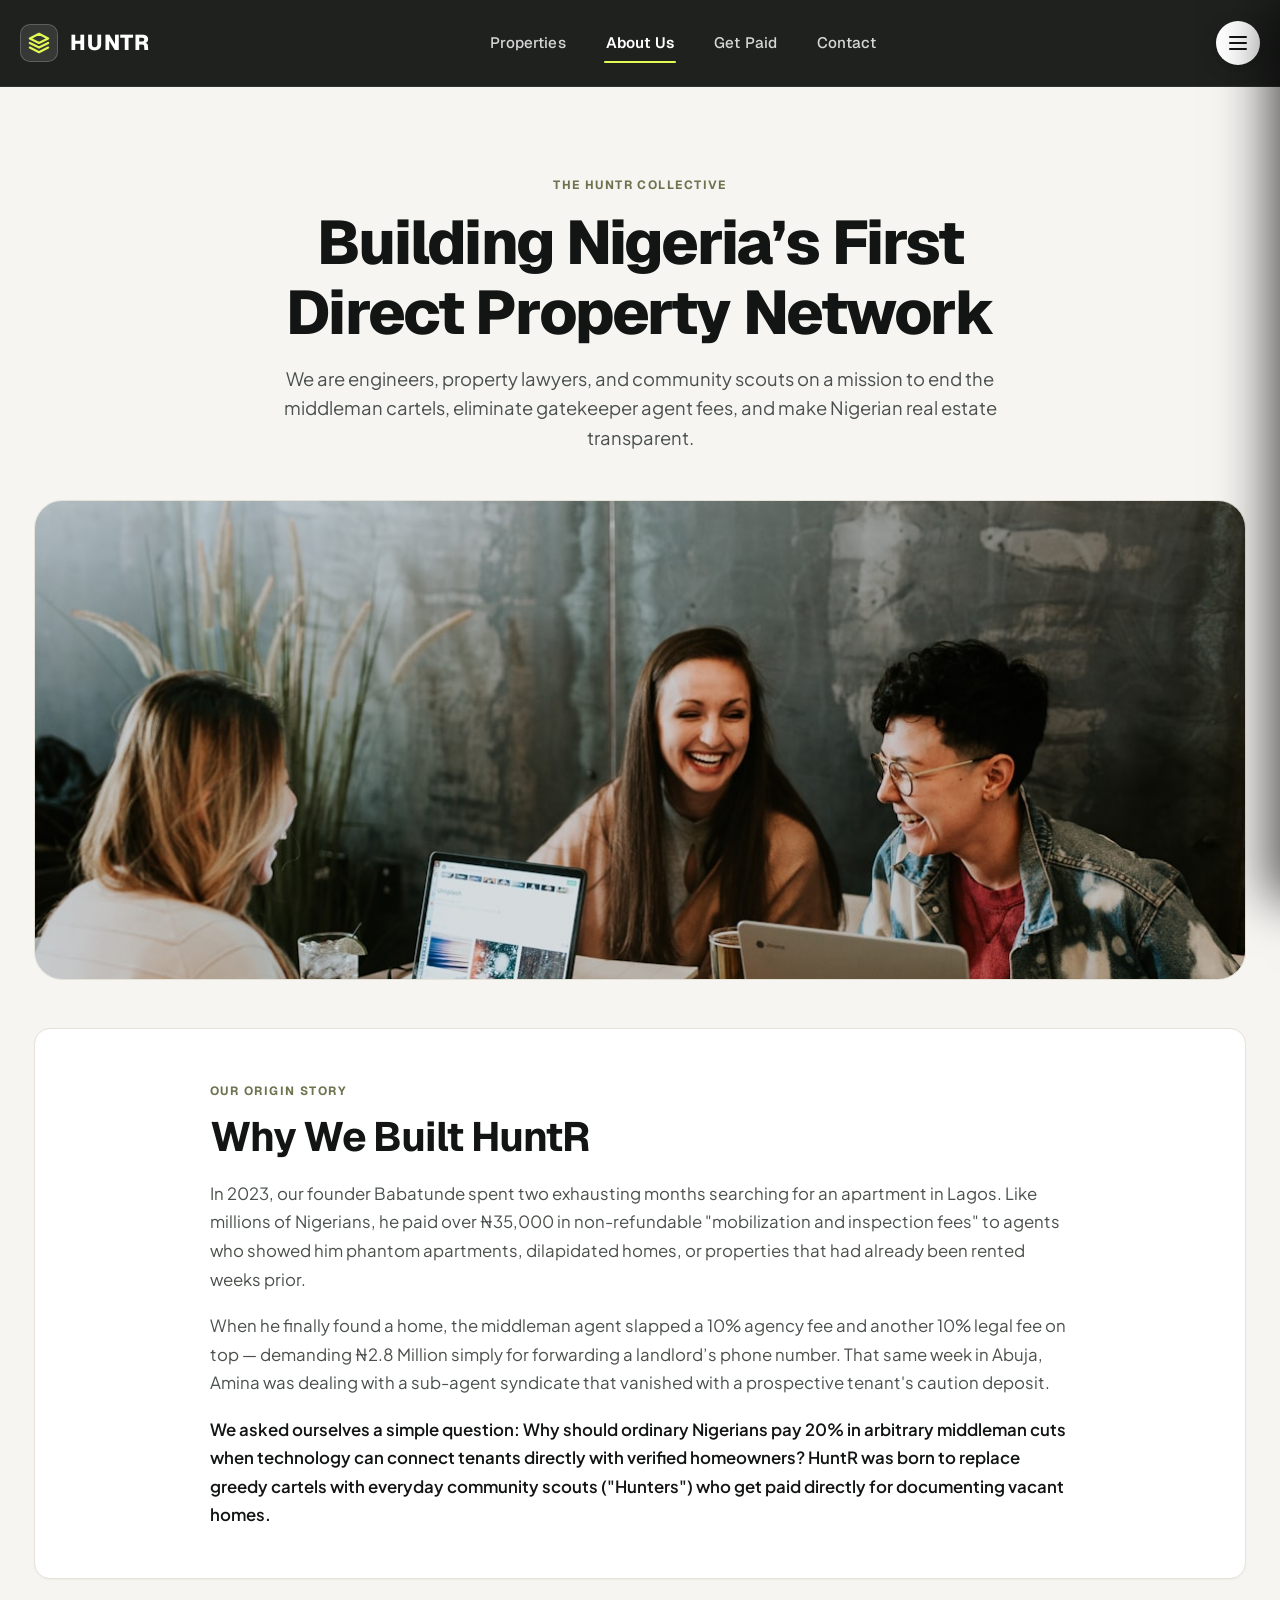
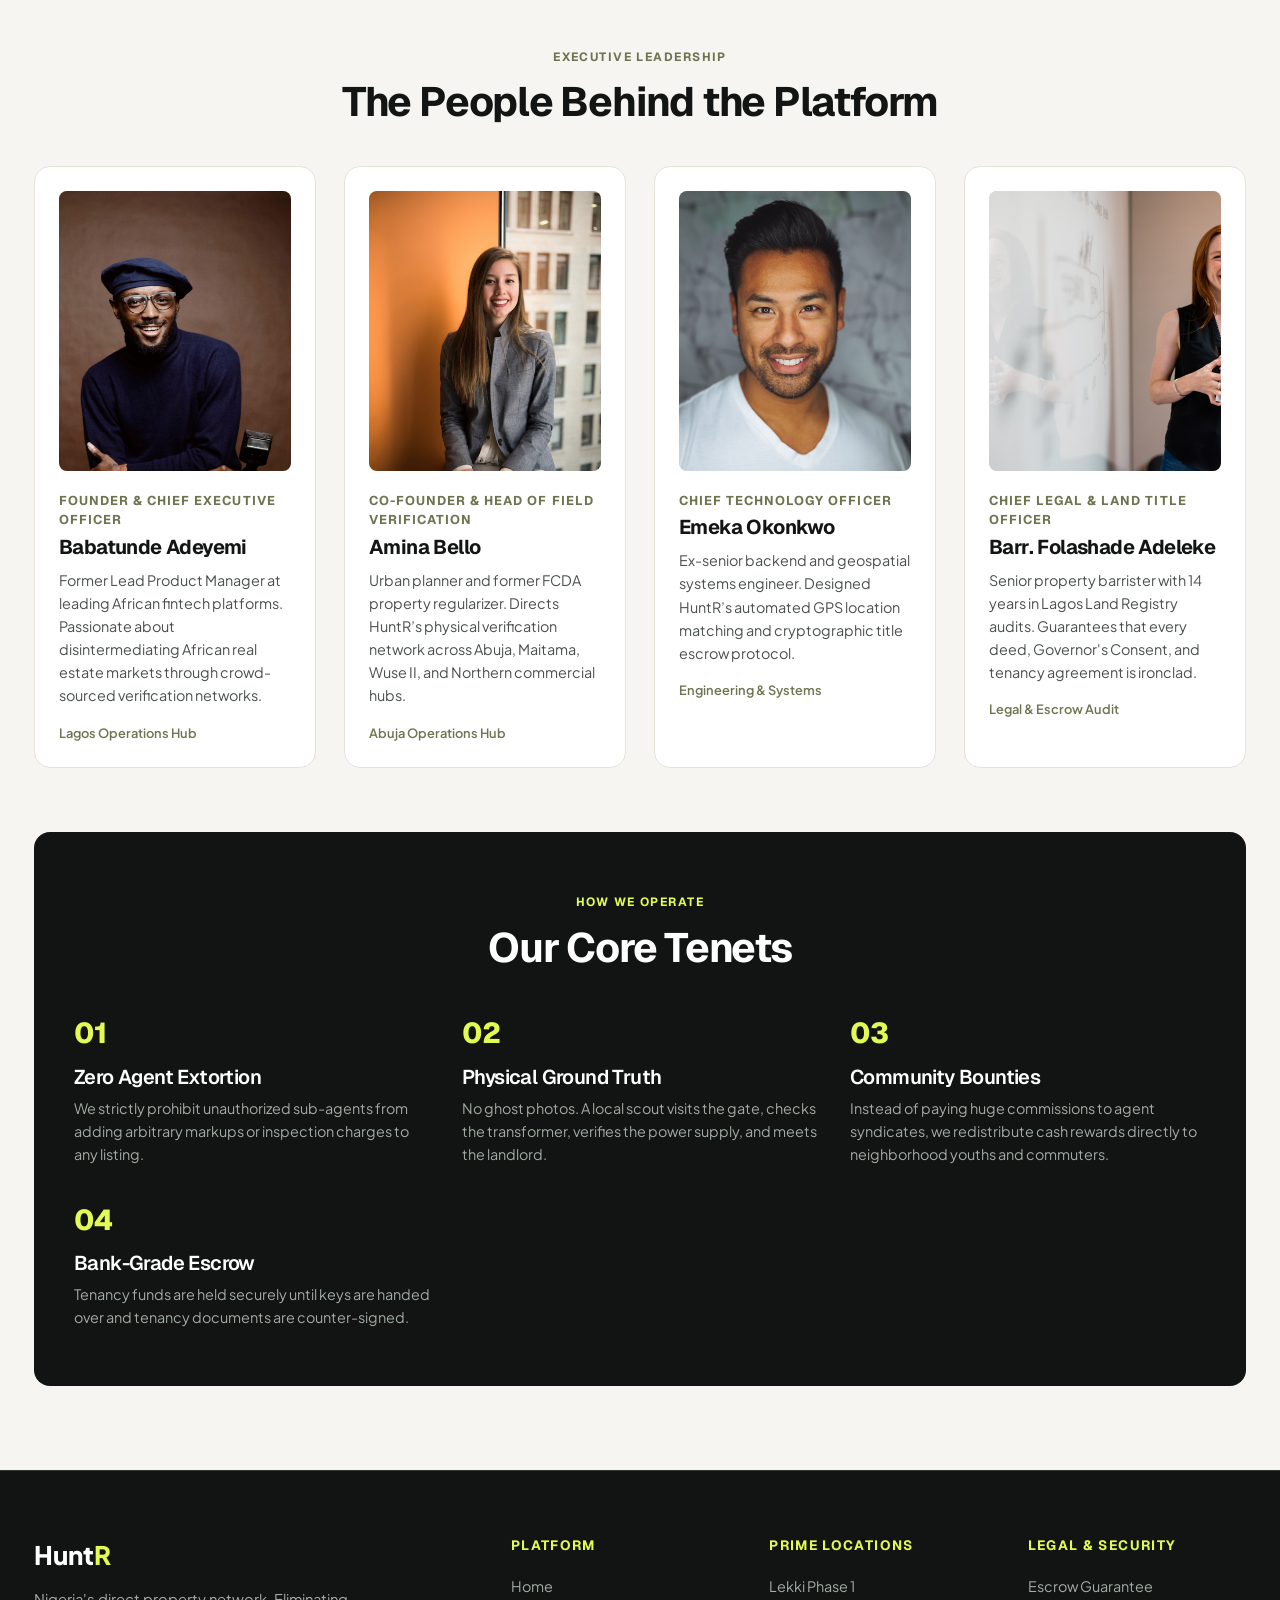
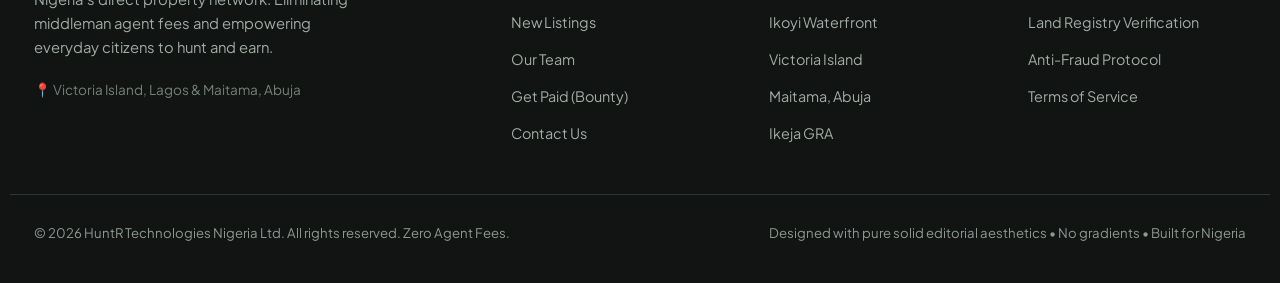
<file: team.html>
<!DOCTYPE html>
<html lang="en">
<head>
  <meta charset="UTF-8" />
  <meta name="viewport" content="width=device-width, initial-scale=1.0" />
  <title>Our Team — HuntR | The Direct Real Estate Collective</title>
  <meta name="description" content="Meet the Nigerian team building HuntR to eliminate exploitative agent syndicates and empower everyday hunters." />
  
  <!-- HuntR Design System (Zero Gradients, Pure Solid Editorial Aesthetic) -->
  <link rel="stylesheet" href="css/huntr-core.css" />
  <link rel="stylesheet" href="css/huntr-nav.css" />
  <link rel="stylesheet" href="css/huntr-ui.css" />
</head>
<body>

  <!-- Global Oakline-Style Header -->
  <header class="huntr-header" id="huntrHeader">
    <div class="container-wide nav-container">
      <a href="index.html" class="huntr-brand" title="HuntR Group — Luxury Real Estate">
        <span class="brand-symbol">
          <svg width="22" height="22" viewBox="0 0 24 24" fill="none" stroke="currentColor" stroke-width="2.4" stroke-linecap="round" stroke-linejoin="round">
            <polygon points="12 2 2 7 12 12 22 7 12 2"></polygon>
            <polyline points="2 17 12 22 22 17"></polyline>
            <polyline points="2 12 12 17 22 12"></polyline>
          </svg>
        </span>
        <span class="brand-name">HUNTR</span>
      </a>

      <nav class="nav-links-wrap" aria-label="Primary Navigation">
        <a href="listings.html" class="nav-link">Properties</a>
        <a href="team.html" class="nav-link active">About Us</a>
        <a href="get-paid.html" class="nav-link">Get Paid</a>
        <a href="contact.html" class="nav-link">Contact</a>
      </nav>

      <div class="nav-actions">
        <button class="menu-circle-btn" id="menuToggleBtn" aria-label="Open Navigation Menu" aria-expanded="false">
          <span class="menu-icon">
            <span></span>
            <span></span>
            <span></span>
          </span>
        </button>
      </div>
    </div>
  </header>

  <!-- Luxury Slide-Out Menu Drawer -->
  <div class="huntr-drawer-backdrop" id="drawerBackdrop"></div>
  <aside class="huntr-drawer" id="huntrDrawer" aria-label="Expanded Navigation" aria-hidden="true">
    <div class="drawer-header">
      <div class="drawer-brand">
        <span class="brand-symbol">
          <svg width="20" height="20" viewBox="0 0 24 24" fill="none" stroke="currentColor" stroke-width="2.4">
            <polygon points="12 2 2 7 12 12 22 7 12 2"></polygon>
            <polyline points="2 17 12 22 22 17"></polyline>
            <polyline points="2 12 12 17 22 12"></polyline>
          </svg>
        </span>
        <span class="brand-name">HUNTR GROUP</span>
      </div>
      <button class="drawer-close-btn" id="drawerCloseBtn" aria-label="Close Menu">
        <svg width="20" height="20" viewBox="0 0 24 24" fill="none" stroke="currentColor" stroke-width="2.2" stroke-linecap="round"><line x1="18" y1="6" x2="6" y2="18"></line><line x1="6" y1="6" x2="18" y2="18"></line></svg>
      </button>
    </div>

    <div class="drawer-body">
      <!-- Quick Property Search -->
      <form class="drawer-search-bar" action="listings.html" method="GET">
        <svg width="16" height="16" viewBox="0 0 24 24" fill="none" stroke="currentColor" stroke-width="2"><circle cx="11" cy="11" r="8"></circle><line x1="21" y1="21" x2="16.65" y2="16.65"></line></svg>
        <input type="text" name="q" placeholder="Search Ikoyi, Lekki, Maitama..." aria-label="Search properties" />
        <button type="submit" aria-label="Search">Search</button>
      </form>

      <!-- Navigation Links -->
      <nav class="drawer-nav">
        <a href="index.html" class="drawer-nav-item">
          <div>
            <div class="drawer-item-title">Home</div>
            <div class="drawer-item-sub">Direct Luxury Homes & Estates</div>
          </div>
        </a>
        <a href="listings.html" class="drawer-nav-item">
          <div>
            <div class="drawer-item-title">Properties</div>
            <div class="drawer-item-sub">Browse Direct Verified Listings</div>
          </div>
        </a>
        <a href="team.html" class="drawer-nav-item active">
          <div>
            <div class="drawer-item-title">About Us</div>
            <div class="drawer-item-sub">Our Mission & Field Scouts</div>
          </div>
        </a>
        <a href="get-paid.html" class="drawer-nav-item">
          <div>
            <div class="drawer-item-title">Get Paid (Bounties)</div>
            <div class="drawer-item-sub">Earn Cash Spotting Vacant Homes</div>
          </div>
          <span class="drawer-item-badge">Earn ₦250k</span>
        </a>
        <a href="contact.html" class="drawer-nav-item">
          <div>
            <div class="drawer-item-title">Contact & Inquiries</div>
            <div class="drawer-item-sub">Lagos & Abuja Direct Hubs</div>
          </div>
        </a>
      </nav>

      <!-- Drawer Footer -->
      <div class="drawer-footer">
        <div class="drawer-contact-card">
          <div class="contact-label">Direct Landlord WhatsApp</div>
          <a href="https://wa.me/2348035550192" class="contact-phone" target="_blank" rel="noopener">
            <svg width="18" height="18" viewBox="0 0 24 24" fill="none" stroke="currentColor" stroke-width="2"><path d="M21 11.5a8.38 8.38 0 0 1-.9 3.8 8.5 8.5 0 0 1-7.6 4.7 8.38 8.38 0 0 1-3.8-.9L3 21l1.9-5.7a8.38 8.38 0 0 1-.9-3.8 8.5 8.5 0 0 1 4.7-7.6 8.38 8.38 0 0 1 3.8-.9h.5a8.48 8.48 0 0 1 8 8v.5z"/></svg>
            +234 803 555 0192 (Direct Chat)
          </a>
        </div>
        <a href="get-paid.html" class="btn btn-chartreuse drawer-cta">
          Become a Hunter & Earn Cash
        </a>
      </div>
    </div>
  </aside>

  <main class="section-padding">
    <div class="container">
      
      <!-- Team Hero Banner -->
      <div style="text-align: center; max-width: 780px; margin-inline: auto; margin-bottom: 48px;">
        <span class="eyebrow">THE HUNTR COLLECTIVE</span>
        <h1 style="margin-bottom: 16px;">Building Nigeria’s First Direct Property Network</h1>
        <p style="font-size: 1.15rem; line-height: 1.6;">
          We are engineers, property lawyers, and community scouts on a mission to end the middleman cartels, eliminate gatekeeper agent fees, and make Nigerian real estate transparent.
        </p>
      </div>

      <!-- Founders Photo Spotlight -->
      <div class="team-hero-banner">
        <img src="img/real-team-meeting.jpg" alt="HuntR Founders and Operations Team in Lagos Office" style="width: 100%; height: 100%; object-fit: cover;" />
      </div>

      <!-- The Origin Story -->
      <div style="background-color: var(--color-card); border: 1px solid var(--color-border); border-radius: var(--radius-card); padding: 48px; margin-bottom: 64px; box-shadow: var(--shadow-sm);">
        <div style="max-width: 860px; margin-inline: auto;">
          <span class="eyebrow">OUR ORIGIN STORY</span>
          <h2 style="margin-bottom: 20px;">Why We Built HuntR</h2>
          <p style="margin-bottom: 18px; font-size: 1.05rem; line-height: 1.7;">
            In 2023, our founder Babatunde spent two exhausting months searching for an apartment in Lagos. Like millions of Nigerians, he paid over ₦35,000 in non-refundable "mobilization and inspection fees" to agents who showed him phantom apartments, dilapidated homes, or properties that had already been rented weeks prior.
          </p>
          <p style="margin-bottom: 18px; font-size: 1.05rem; line-height: 1.7;">
            When he finally found a home, the middleman agent slapped a 10% agency fee and another 10% legal fee on top — demanding ₦2.8 Million simply for forwarding a landlord’s phone number. That same week in Abuja, Amina was dealing with a sub-agent syndicate that vanished with a prospective tenant's caution deposit.
          </p>
          <p style="font-size: 1.05rem; line-height: 1.7; font-weight: 600; color: var(--color-text-primary);">
            We asked ourselves a simple question: Why should ordinary Nigerians pay 20% in arbitrary middleman cuts when technology can connect tenants directly with verified homeowners? HuntR was born to replace greedy cartels with everyday community scouts ("Hunters") who get paid directly for documenting vacant homes.
          </p>
        </div>
      </div>

      <!-- Leadership Grid -->
      <div style="margin-bottom: 64px;">
        <div style="text-align: center; max-width: 600px; margin-inline: auto; margin-bottom: 40px;">
          <span class="eyebrow">EXECUTIVE LEADERSHIP</span>
          <h2>The People Behind the Platform</h2>
        </div>

        <div class="team-grid">
          <!-- Member 1 -->
          <div class="team-card">
            <div style="width: 100%; height: 280px; background: #E2DFD6; border-radius: var(--radius-sm); overflow: hidden; margin-bottom: 20px;">
              <img src="img/real-team-babatunde.jpg" alt="Babatunde Adeyemi - Founder & CEO" style="width: 100%; height: 100%; object-fit: cover; object-position: center top;" />
            </div>
            <div class="team-role">Founder & Chief Executive Officer</div>
            <h3 class="team-name">Babatunde Adeyemi</h3>
            <p style="font-size: 0.9rem; color: var(--color-text-secondary); line-height: 1.6; margin-bottom: 16px;">
              Former Lead Product Manager at leading African fintech platforms. Passionate about disintermediating African real estate markets through crowd-sourced verification networks.
            </p>
            <div style="font-size: 0.8rem; font-weight: 600; color: var(--color-olive);">
              Lagos Operations Hub
            </div>
          </div>

          <!-- Member 2 -->
          <div class="team-card">
            <div style="width: 100%; height: 280px; background: #E2DFD6; border-radius: var(--radius-sm); overflow: hidden; margin-bottom: 20px;">
              <img src="img/real-team-amina.jpg" alt="Amina Bello - Co-Founder" style="width: 100%; height: 100%; object-fit: cover; object-position: center top;" />
            </div>
            <div class="team-role">Co-Founder & Head of Field Verification</div>
            <h3 class="team-name">Amina Bello</h3>
            <p style="font-size: 0.9rem; color: var(--color-text-secondary); line-height: 1.6; margin-bottom: 16px;">
              Urban planner and former FCDA property regularizer. Directs HuntR’s physical verification network across Abuja, Maitama, Wuse II, and Northern commercial hubs.
            </p>
            <div style="font-size: 0.8rem; font-weight: 600; color: var(--color-olive);">
              Abuja Operations Hub
            </div>
          </div>

          <!-- Member 3 -->
          <div class="team-card">
            <div style="width: 100%; height: 280px; background: #E2DFD6; border-radius: var(--radius-sm); overflow: hidden; margin-bottom: 20px;">
              <img src="img/real-team-emeka.jpg" alt="Emeka Okonkwo - CTO" style="width: 100%; height: 100%; object-fit: cover; object-position: center top;" />
            </div>
            <div class="team-role">Chief Technology Officer</div>
            <h3 class="team-name">Emeka Okonkwo</h3>
            <p style="font-size: 0.9rem; color: var(--color-text-secondary); line-height: 1.6; margin-bottom: 16px;">
              Ex-senior backend and geospatial systems engineer. Designed HuntR’s automated GPS location matching and cryptographic title escrow protocol.
            </p>
            <div style="font-size: 0.8rem; font-weight: 600; color: var(--color-olive);">
              Engineering & Systems
            </div>
          </div>

          <!-- Member 4 -->
          <div class="team-card">
            <div style="width: 100%; height: 280px; background: #E2DFD6; border-radius: var(--radius-sm); overflow: hidden; margin-bottom: 20px;">
              <img src="img/real-team-folashade.jpg" alt="Barr. Folashade Adeleke" style="width: 100%; height: 100%; object-fit: cover; object-position: center top;" />
            </div>
            <div class="team-role">Chief Legal & Land Title Officer</div>
            <h3 class="team-name">Barr. Folashade Adeleke</h3>
            <p style="font-size: 0.9rem; color: var(--color-text-secondary); line-height: 1.6; margin-bottom: 16px;">
              Senior property barrister with 14 years in Lagos Land Registry audits. Guarantees that every deed, Governor's Consent, and tenancy agreement is ironclad.
            </p>
            <div style="font-size: 0.8rem; font-weight: 600; color: var(--color-olive);">
              Legal & Escrow Audit
            </div>
          </div>
        </div>
      </div>

      <!-- Core Principles / Values -->
      <div style="background-color: var(--color-dark); color: #FFFFFF; border-radius: var(--radius-card); padding: 56px 40px;">
        <div style="text-align: center; max-width: 640px; margin-inline: auto; margin-bottom: 40px;">
          <span class="eyebrow eyebrow-light">HOW WE OPERATE</span>
          <h2 style="color: #FFFFFF;">Our Core Tenets</h2>
        </div>

        <div style="display: grid; grid-template-columns: repeat(auto-fit, minmax(260px, 1fr)); gap: 32px;">
          <div>
            <div style="font-size: 1.8rem; font-family: var(--font-display); font-weight: 800; color: var(--color-chartreuse); margin-bottom: 10px;">01</div>
            <h4 style="color: #FFFFFF; margin-bottom: 8px;">Zero Agent Extortion</h4>
            <p style="color: #A2AAA4; font-size: 0.9rem;">
              We strictly prohibit unauthorized sub-agents from adding arbitrary markups or inspection charges to any listing.
            </p>
          </div>

          <div>
            <div style="font-size: 1.8rem; font-family: var(--font-display); font-weight: 800; color: var(--color-chartreuse); margin-bottom: 10px;">02</div>
            <h4 style="color: #FFFFFF; margin-bottom: 8px;">Physical Ground Truth</h4>
            <p style="color: #A2AAA4; font-size: 0.9rem;">
              No ghost photos. A local scout visits the gate, checks the transformer, verifies the power supply, and meets the landlord.
            </p>
          </div>

          <div>
            <div style="font-size: 1.8rem; font-family: var(--font-display); font-weight: 800; color: var(--color-chartreuse); margin-bottom: 10px;">03</div>
            <h4 style="color: #FFFFFF; margin-bottom: 8px;">Community Bounties</h4>
            <p style="color: #A2AAA4; font-size: 0.9rem;">
              Instead of paying huge commissions to agent syndicates, we redistribute cash rewards directly to neighborhood youths and commuters.
            </p>
          </div>

          <div>
            <div style="font-size: 1.8rem; font-family: var(--font-display); font-weight: 800; color: var(--color-chartreuse); margin-bottom: 10px;">04</div>
            <h4 style="color: #FFFFFF; margin-bottom: 8px;">Bank-Grade Escrow</h4>
            <p style="color: #A2AAA4; font-size: 0.9rem;">
              Tenancy funds are held securely until keys are handed over and tenancy documents are counter-signed.
            </p>
          </div>
        </div>
      </div>

    </div>
  </main>

  <!-- Global Footer -->
  <footer class="huntr-footer">
    <div class="container footer-grid">
      <div>
        <div class="footer-brand-title">Hunt<span style="color: var(--color-chartreuse);">R</span></div>
        <p style="color: #A2AAA4; font-size: 0.925rem; max-width: 320px; line-height: 1.6; margin-bottom: 20px;">
          Nigeria's direct property network. Eliminating middleman agent fees and empowering everyday citizens to hunt and earn.
        </p>
        <div style="font-size: 0.85rem; color: #768078;">
          📍 Victoria Island, Lagos & Maitama, Abuja
        </div>
      </div>

      <div>
        <div class="footer-col-title">Platform</div>
        <ul class="footer-links">
          <li><a href="index.html">Home</a></li>
          <li><a href="listings.html">New Listings</a></li>
          <li><a href="team.html">Our Team</a></li>
          <li><a href="get-paid.html">Get Paid (Bounty)</a></li>
          <li><a href="contact.html">Contact Us</a></li>
        </ul>
      </div>

      <div>
        <div class="footer-col-title">Prime Locations</div>
        <ul class="footer-links">
          <li><a href="listings.html?q=Lekki">Lekki Phase 1</a></li>
          <li><a href="listings.html?q=Ikoyi">Ikoyi Waterfront</a></li>
          <li><a href="listings.html?q=Victoria%20Island">Victoria Island</a></li>
          <li><a href="listings.html?q=Maitama">Maitama, Abuja</a></li>
          <li><a href="listings.html?q=Ikeja">Ikeja GRA</a></li>
        </ul>
      </div>

      <div>
        <div class="footer-col-title">Legal & Security</div>
        <ul class="footer-links">
          <li><a href="contact.html">Escrow Guarantee</a></li>
          <li><a href="contact.html">Land Registry Verification</a></li>
          <li><a href="contact.html">Anti-Fraud Protocol</a></li>
          <li><a href="contact.html">Terms of Service</a></li>
        </ul>
      </div>
    </div>

    <div class="container footer-bottom">
      <div>&copy; 2026 HuntR Technologies Nigeria Ltd. All rights reserved. Zero Agent Fees.</div>
      <div>Designed with pure solid editorial aesthetics • No gradients • Built for Nigeria</div>
    </div>
  </footer>

  <!-- Scripts -->
  <script src="js/data.js"></script>
  <script src="js/calculator.js"></script>
  <script src="js/listings.js"></script>
  <script src="js/app.js"></script>
</body>
</html>
</file>
<file: css/huntr-core.css>
/* ==========================================================================
   HuntR Core Design Tokens & Reset
   Strictly Zero Gradients — Pure Editorial Architectural Polish
   Inspired by Profit & Norfolk Framer Design Systems
   ========================================================================== */

@import url('https://fonts.googleapis.com/css2?family=Geist:wght@300;400;500;600;700;800;900&family=Plus+Jakarta+Sans:wght@400;500;600;700;800&display=swap');

:root {
  /* Color Palette - Solid & Natural */
  --color-canvas: #F6F5F2;
  --color-canvas-subtle: #ECEAE3;
  --color-card: #FFFFFF;
  --color-card-subtle: #FAF9F6;
  
  --color-dark: #111412;
  --color-dark-surface: #191E1A;
  --color-dark-card: #202621;
  --color-dark-border: #2D362F;
  --color-dark-muted: #8E9890;
  
  --color-text-primary: #121513;
  --color-text-secondary: #4A504B;
  --color-text-muted: #747C76;
  
  /* Brand Accents - Solid without gradients */
  --color-chartreuse: #E3FA53;       /* High-energy contrast from Profit */
  --color-chartreuse-hover: #D4EB42;
  --color-olive: #6F7450;            /* Earthy architectural tone from Norfolk */
  --color-olive-dark: #585D3F;
  --color-olive-light: #EBF0DE;
  
  --color-sand: #EAE6DC;
  --color-border: #E5E2D8;
  --color-border-hover: #CAC5B8;
  
  --color-success: #1F7A4D;
  --color-success-bg: #E8F5EE;
  
  /* Typography */
  --font-primary: 'Geist', -apple-system, BlinkMacSystemFont, sans-serif;
  --font-display: 'Geist', sans-serif;
  --font-body: 'Plus Jakarta Sans', sans-serif;
  
  /* Radii */
  --radius-pill: 9999px;
  --radius-hero: 28px;
  --radius-card: 16px;
  --radius-input: 9999px;
  --radius-sm: 8px;
  
  /* Layout Spacing */
  --max-width: 1260px;
  --max-width-wide: 1360px;
  --header-height: 84px;
  
  /* Shadows - natural architectural depth */
  --shadow-sm: 0 1px 2px rgba(17, 20, 18, 0.04);
  --shadow-md: 0 4px 12px rgba(17, 20, 18, 0.06);
  --shadow-lg: 0 12px 32px rgba(17, 20, 18, 0.08);
  --shadow-xl: 0 20px 48px rgba(17, 20, 18, 0.12);
}

/* Reset & Box Sizing */
*, *::before, *::after {
  box-sizing: border-box;
  margin: 0;
  padding: 0;
}

html {
  font-size: 16px;
  scroll-behavior: smooth;
  -webkit-font-smoothing: antialiased;
  -moz-osx-font-smoothing: grayscale;
}

body {
  background-color: var(--color-canvas);
  color: var(--color-text-primary);
  font-family: var(--font-body);
  font-size: 1rem;
  line-height: 1.55;
  min-height: 100vh;
  display: flex;
  flex-direction: column;
  overflow-x: hidden;
}

/* Typography Presets */
h1, h2, h3, h4, h5, h6 {
  font-family: var(--font-display);
  font-weight: 700;
  color: var(--color-text-primary);
  line-height: 1.15;
  letter-spacing: -0.03em;
}

h1 { font-size: clamp(2.4rem, 4.8vw, 4rem); font-weight: 800; }
h2 { font-size: clamp(1.85rem, 3.2vw, 2.75rem); }
h3 { font-size: clamp(1.35rem, 2vw, 1.75rem); }
h4 { font-size: 1.25rem; font-weight: 600; }

p {
  color: var(--color-text-secondary);
  line-height: 1.6;
}

a {
  color: inherit;
  text-decoration: none;
  transition: color 0.2s ease, opacity 0.2s ease;
}

img {
  max-width: 100%;
  height: auto;
  display: block;
}

input, button, select, textarea {
  font-family: inherit;
  font-size: inherit;
}

/* Tracked Eyebrow / Subhead - Ridgeline & Norfolk aesthetic */
.eyebrow {
  display: inline-flex;
  align-items: center;
  gap: 8px;
  font-family: var(--font-primary);
  font-size: 0.75rem;
  font-weight: 700;
  text-transform: uppercase;
  letter-spacing: 0.12em;
  color: var(--color-olive);
  margin-bottom: 12px;
}

.eyebrow.eyebrow-light {
  color: var(--color-chartreuse);
}

.eyebrow-pill {
  background-color: var(--color-olive-light);
  color: var(--color-olive);
  padding: 6px 14px;
  border-radius: var(--radius-pill);
  border: 1px solid rgba(111, 116, 80, 0.2);
}

.eyebrow-pill-dark {
  background-color: rgba(227, 250, 83, 0.12);
  color: var(--color-chartreuse);
  padding: 6px 14px;
  border-radius: var(--radius-pill);
  border: 1px solid rgba(227, 250, 83, 0.25);
}

/* Layout Containers */
.container {
  width: 100%;
  max-width: var(--max-width);
  margin-inline: auto;
  padding-inline: 24px;
}

.container-wide {
  width: 100%;
  max-width: var(--max-width-wide);
  margin-inline: auto;
  padding-inline: 20px;
}

/* Button System - Solid, Crisp, Framer-Standard */
.btn {
  display: inline-flex;
  align-items: center;
  justify-content: center;
  gap: 8px;
  font-family: var(--font-primary);
  font-weight: 600;
  font-size: 0.925rem;
  padding: 12px 24px;
  border-radius: var(--radius-pill);
  cursor: pointer;
  transition: transform 0.15s ease, background-color 0.15s ease, border-color 0.15s ease;
  border: 1px solid transparent;
  white-space: nowrap;
}

.btn:active {
  transform: scale(0.98);
}

/* Profit Chartreuse Button */
.btn-chartreuse {
  background-color: var(--color-chartreuse);
  color: var(--color-dark);
  border-color: var(--color-chartreuse);
}
.btn-chartreuse:hover {
  background-color: var(--color-chartreuse-hover);
  border-color: var(--color-chartreuse-hover);
}

/* Dark Obsidian Button */
.btn-dark {
  background-color: var(--color-dark);
  color: #FFFFFF;
  border-color: var(--color-dark);
}
.btn-dark:hover {
  background-color: #242A25;
  border-color: #242A25;
}

/* Norfolk Olive Button */
.btn-olive {
  background-color: var(--color-olive);
  color: #FFFFFF;
  border-color: var(--color-olive);
}
.btn-olive:hover {
  background-color: var(--color-olive-dark);
  border-color: var(--color-olive-dark);
}

/* Outline / Ghost Buttons */
.btn-outline {
  background-color: transparent;
  color: var(--color-text-primary);
  border-color: var(--color-border);
}
.btn-outline:hover {
  background-color: var(--color-card);
  border-color: var(--color-text-primary);
}

.btn-ghost-dark {
  background-color: rgba(255, 255, 255, 0.12);
  color: #FFFFFF;
  border-color: rgba(255, 255, 255, 0.22);
}
.btn-ghost-dark:hover {
  background-color: rgba(255, 255, 255, 0.2);
  border-color: rgba(255, 255, 255, 0.35);
}

.btn-white {
  background-color: #FFFFFF;
  color: var(--color-dark);
  border-color: #FFFFFF;
}
.btn-white:hover {
  background-color: #F0EEE9;
}

/* Pill Badges */
.badge {
  display: inline-flex;
  align-items: center;
  gap: 6px;
  font-family: var(--font-primary);
  font-size: 0.725rem;
  font-weight: 700;
  text-transform: uppercase;
  letter-spacing: 0.06em;
  padding: 4px 10px;
  border-radius: var(--radius-pill);
}

.badge-green {
  background-color: var(--color-success-bg);
  color: var(--color-success);
  border: 1px solid rgba(31, 122, 77, 0.2);
}

.badge-olive {
  background-color: var(--color-olive-light);
  color: var(--color-olive);
  border: 1px solid rgba(111, 116, 80, 0.25);
}

.badge-dark {
  background-color: var(--color-dark);
  color: #FFFFFF;
}

.badge-chartreuse {
  background-color: var(--color-chartreuse);
  color: var(--color-dark);
  font-weight: 800;
}

/* Section Spacing */
.section-padding {
  padding-block: 84px;
}

.section-padding-sm {
  padding-block: 48px;
}
</file>
<file: css/huntr-nav.css>
/* ==========================================================================
   HuntR Global Navigation — Oakline Luxury Architectural Style
   Logo: Geometric emblem + "HUNTR" uppercase display
   Nav Links: Properties, About Us, Get Paid, Contact
   Menu Button: Floating circular white hamburger toggle
   Drawer: Full luxury slide-out menu with search, contacts, and quick links
   ========================================================================== */

.huntr-header {
  position: sticky;
  top: 0;
  left: 0;
  width: 100%;
  z-index: 1000;
  background-color: rgba(17, 20, 18, 0.94);
  backdrop-filter: blur(14px);
  -webkit-backdrop-filter: blur(14px);
  border-bottom: 1px solid rgba(255, 255, 255, 0.08);
  transition: background-color 0.3s ease, box-shadow 0.3s ease, border-color 0.3s ease;
}

/* On the homepage, transparent floating header inside or over hero */
.huntr-header.header-transparent {
  position: absolute;
  top: 0;
  left: 0;
  width: 100%;
  background-color: transparent;
  backdrop-filter: none;
  -webkit-backdrop-filter: none;
  border-bottom: 1px solid transparent;
}

/* Scrolled state for transparent header */
.huntr-header.header-transparent.scrolled {
  position: fixed;
  background-color: rgba(17, 20, 18, 0.96);
  backdrop-filter: blur(16px);
  -webkit-backdrop-filter: blur(16px);
  border-bottom: 1px solid rgba(255, 255, 255, 0.1);
  box-shadow: 0 8px 30px rgba(0, 0, 0, 0.35);
  animation: navSlideDown 0.3s ease forwards;
}

@keyframes navSlideDown {
  from {
    transform: translateY(-100%);
  }
  to {
    transform: translateY(0);
  }
}

.nav-container {
  display: flex;
  align-items: center;
  justify-content: space-between;
  height: 86px;
  gap: 24px;
}

/* Brand Logo (Oakline geometric aesthetic) */
.huntr-brand {
  display: inline-flex;
  align-items: center;
  gap: 12px;
  text-decoration: none;
  color: #FFFFFF;
  user-select: none;
  transition: opacity 0.2s ease, transform 0.2s ease;
}

.huntr-brand:hover {
  opacity: 0.92;
  transform: translateY(-1px);
}

.huntr-brand .brand-symbol {
  width: 38px;
  height: 38px;
  border-radius: 10px;
  background-color: rgba(255, 255, 255, 0.1);
  border: 1px solid rgba(255, 255, 255, 0.2);
  display: flex;
  align-items: center;
  justify-content: center;
  color: var(--color-chartreuse);
  flex-shrink: 0;
  transition: background-color 0.2s ease, border-color 0.2s ease;
}

.huntr-brand:hover .brand-symbol {
  background-color: rgba(227, 250, 83, 0.16);
  border-color: var(--color-chartreuse);
}

.huntr-brand .brand-name {
  font-family: var(--font-primary);
  font-size: 1.35rem;
  font-weight: 800;
  letter-spacing: 0.06em;
  color: #FFFFFF;
  text-transform: uppercase;
}

.huntr-brand .brand-name .accent {
  color: var(--color-chartreuse);
}

/* Desktop Navigation Links */
.nav-links-wrap {
  display: flex;
  align-items: center;
  gap: 36px;
}

.nav-link {
  font-family: var(--font-primary);
  font-size: 0.95rem;
  font-weight: 500;
  color: rgba(255, 255, 255, 0.82);
  letter-spacing: 0.01em;
  position: relative;
  padding: 8px 2px;
  transition: color 0.2s ease;
  text-decoration: none;
}

.nav-link:hover {
  color: #FFFFFF;
}

.nav-link::after {
  content: '';
  position: absolute;
  bottom: 0;
  left: 0;
  width: 0;
  height: 2px;
  background-color: var(--color-chartreuse);
  transition: width 0.25s cubic-bezier(0.16, 1, 0.3, 1);
  border-radius: 2px;
}

.nav-link:hover::after,
.nav-link.active::after {
  width: 100%;
}

.nav-link.active {
  color: #FFFFFF;
  font-weight: 600;
}

/* Nav Actions Right & Circular Hamburger Button */
.nav-actions {
  display: flex;
  align-items: center;
  gap: 16px;
}

.menu-circle-btn {
  width: 44px;
  height: 44px;
  border-radius: 50%;
  background-color: #FFFFFF;
  border: none;
  display: flex;
  align-items: center;
  justify-content: center;
  cursor: pointer;
  box-shadow: 0 4px 16px rgba(0, 0, 0, 0.25);
  transition: transform 0.2s cubic-bezier(0.16, 1, 0.3, 1), background-color 0.2s ease, box-shadow 0.2s ease;
  flex-shrink: 0;
}

.menu-circle-btn:hover {
  transform: scale(1.08);
  background-color: #F7F6F2;
  box-shadow: 0 6px 20px rgba(0, 0, 0, 0.35);
}

.menu-circle-btn:active {
  transform: scale(0.96);
}

.menu-icon {
  display: flex;
  flex-direction: column;
  justify-content: center;
  align-items: center;
  gap: 4px;
  width: 18px;
}

.menu-icon span {
  display: block;
  width: 18px;
  height: 2px;
  background-color: #111412;
  border-radius: 2px;
  transition: transform 0.25s ease, opacity 0.25s ease;
}

/* Hamburger animation when active */
.menu-circle-btn.open .menu-icon span:nth-child(1) {
  transform: translateY(6px) rotate(45deg);
}
.menu-circle-btn.open .menu-icon span:nth-child(2) {
  opacity: 0;
}
.menu-circle-btn.open .menu-icon span:nth-child(3) {
  transform: translateY(-6px) rotate(-45deg);
}

/* --------------------------------------------------------------------------
   Luxury Slide-Out Drawer Menu
   -------------------------------------------------------------------------- */
.huntr-drawer-backdrop {
  position: fixed;
  inset: 0;
  background-color: rgba(10, 12, 11, 0.72);
  backdrop-filter: blur(8px);
  -webkit-backdrop-filter: blur(8px);
  opacity: 0;
  pointer-events: none;
  transition: opacity 0.35s cubic-bezier(0.16, 1, 0.3, 1);
  z-index: 1999;
}

.huntr-drawer-backdrop.active {
  opacity: 1;
  pointer-events: auto;
}

.huntr-drawer {
  position: fixed;
  top: 0;
  right: 0;
  width: 440px;
  max-width: 92vw;
  height: 100vh;
  background-color: #121513;
  color: #FFFFFF;
  z-index: 2000;
  transform: translateX(100%);
  transition: transform 0.4s cubic-bezier(0.16, 1, 0.3, 1);
  display: flex;
  flex-direction: column;
  box-shadow: -12px 0 48px rgba(0, 0, 0, 0.65);
  border-left: 1px solid rgba(255, 255, 255, 0.1);
  overflow-y: auto;
}

.huntr-drawer.active {
  transform: translateX(0);
}

/* Drawer Header */
.drawer-header {
  display: flex;
  align-items: center;
  justify-content: space-between;
  padding: 24px 28px;
  border-bottom: 1px solid rgba(255, 255, 255, 0.08);
}

.drawer-brand {
  display: flex;
  align-items: center;
  gap: 10px;
  font-family: var(--font-primary);
  font-size: 1.1rem;
  font-weight: 800;
  letter-spacing: 0.06em;
  color: #FFFFFF;
}

.drawer-brand .brand-symbol {
  width: 32px;
  height: 32px;
  border-radius: 8px;
  background-color: rgba(255, 255, 255, 0.08);
  display: flex;
  align-items: center;
  justify-content: center;
  color: var(--color-chartreuse);
}

.drawer-close-btn {
  width: 40px;
  height: 40px;
  border-radius: 50%;
  background-color: rgba(255, 255, 255, 0.08);
  border: 1px solid rgba(255, 255, 255, 0.12);
  color: #FFFFFF;
  display: flex;
  align-items: center;
  justify-content: center;
  cursor: pointer;
  transition: background-color 0.2s ease, transform 0.2s ease, border-color 0.2s ease;
}

.drawer-close-btn:hover {
  background-color: rgba(255, 255, 255, 0.18);
  border-color: rgba(255, 255, 255, 0.3);
  transform: rotate(90deg);
}

/* Drawer Body */
.drawer-body {
  padding: 28px;
  display: flex;
  flex-direction: column;
  gap: 28px;
  flex: 1;
}

/* Drawer Search */
.drawer-search-bar {
  display: flex;
  align-items: center;
  gap: 10px;
  background-color: rgba(255, 255, 255, 0.06);
  border: 1px solid rgba(255, 255, 255, 0.12);
  border-radius: var(--radius-pill);
  padding: 6px 6px 6px 16px;
  transition: border-color 0.2s ease, background-color 0.2s ease;
}

.drawer-search-bar:focus-within {
  border-color: var(--color-chartreuse);
  background-color: rgba(255, 255, 255, 0.09);
}

.drawer-search-bar svg {
  color: rgba(255, 255, 255, 0.5);
  flex-shrink: 0;
}

.drawer-search-bar input {
  flex: 1;
  background: transparent;
  border: none;
  outline: none;
  font-family: var(--font-primary);
  font-size: 0.9rem;
  color: #FFFFFF;
}

.drawer-search-bar input::placeholder {
  color: rgba(255, 255, 255, 0.45);
}

.drawer-search-bar button {
  background-color: var(--color-chartreuse);
  color: #111412;
  border: none;
  border-radius: var(--radius-pill);
  padding: 8px 16px;
  font-family: var(--font-primary);
  font-size: 0.825rem;
  font-weight: 700;
  cursor: pointer;
  transition: background-color 0.2s ease;
}

.drawer-search-bar button:hover {
  background-color: var(--color-chartreuse-hover);
}

/* Drawer Navigation Links */
.drawer-nav {
  display: flex;
  flex-direction: column;
  gap: 6px;
}

.drawer-nav-item {
  display: flex;
  align-items: center;
  justify-content: space-between;
  padding: 14px 18px;
  border-radius: 12px;
  text-decoration: none;
  color: #FFFFFF;
  background-color: transparent;
  transition: background-color 0.2s ease, transform 0.2s ease;
}

.drawer-nav-item:hover {
  background-color: rgba(255, 255, 255, 0.07);
  transform: translateX(4px);
}

.drawer-nav-item.active {
  background-color: rgba(227, 250, 83, 0.12);
  border: 1px solid rgba(227, 250, 83, 0.25);
}

.drawer-nav-item .drawer-item-title {
  font-family: var(--font-primary);
  font-size: 1.1rem;
  font-weight: 600;
  color: #FFFFFF;
}

.drawer-nav-item.active .drawer-item-title {
  color: var(--color-chartreuse);
}

.drawer-nav-item .drawer-item-sub {
  font-size: 0.8rem;
  color: rgba(255, 255, 255, 0.5);
  font-weight: 400;
  margin-top: 2px;
}

.drawer-item-badge {
  background-color: var(--color-chartreuse);
  color: #111412;
  font-size: 0.72rem;
  font-weight: 800;
  padding: 4px 10px;
  border-radius: var(--radius-pill);
  letter-spacing: 0.02em;
}

/* Drawer Footer */
.drawer-footer {
  margin-top: auto;
  display: flex;
  flex-direction: column;
  gap: 16px;
  padding-top: 20px;
  border-top: 1px solid rgba(255, 255, 255, 0.08);
}

.drawer-contact-card {
  background-color: rgba(255, 255, 255, 0.04);
  border: 1px solid rgba(255, 255, 255, 0.08);
  border-radius: 12px;
  padding: 16px;
}

.drawer-contact-card .contact-label {
  font-size: 0.75rem;
  font-weight: 700;
  text-transform: uppercase;
  letter-spacing: 0.08em;
  color: rgba(255, 255, 255, 0.5);
  margin-bottom: 6px;
}

.drawer-contact-card .contact-phone {
  display: inline-flex;
  align-items: center;
  gap: 8px;
  color: var(--color-chartreuse);
  font-family: var(--font-primary);
  font-weight: 600;
  font-size: 0.95rem;
  text-decoration: none;
  transition: opacity 0.2s ease;
}

.drawer-contact-card .contact-phone:hover {
  opacity: 0.85;
}

.drawer-cta {
  width: 100%;
  justify-content: center;
  font-size: 0.925rem;
  font-weight: 700;
  padding-block: 14px;
}

/* --------------------------------------------------------------------------
   In-Hero Inner Nav & Sticky Header Styles
   -------------------------------------------------------------------------- */
.hero-inner-nav {
  display: flex;
  align-items: center;
  justify-content: space-between;
  width: 100%;
  height: 86px;
  position: relative;
  z-index: 10;
}

.huntr-sticky-header {
  position: fixed;
  top: 0;
  left: 0;
  width: 100%;
  z-index: 1000;
  background-color: rgba(17, 20, 18, 0.96);
  backdrop-filter: blur(16px);
  -webkit-backdrop-filter: blur(16px);
  border-bottom: 1px solid rgba(255, 255, 255, 0.1);
  box-shadow: 0 8px 32px rgba(0, 0, 0, 0.4);
  transform: translateY(-100%);
  transition: transform 0.35s cubic-bezier(0.16, 1, 0.3, 1);
  display: block;
}

.huntr-sticky-header.visible {
  transform: translateY(0);
}

/* --------------------------------------------------------------------------
   Responsive Rules
   -------------------------------------------------------------------------- */
@media (max-width: 860px) {
  .nav-links-wrap {
    display: none;
  }
}

@media (max-width: 540px) {
  .nav-container {
    height: 74px;
  }
  .huntr-brand .brand-name {
    font-size: 1.15rem;
  }
  .menu-circle-btn {
    width: 40px;
    height: 40px;
  }
  .huntr-drawer {
    width: 100%;
    max-width: 100vw;
  }
}
</file>
<file: css/huntr-ui.css>
/* ==========================================================================
   HuntR UI Components
   Strictly Zero Gradients — Solid Colors & Editorial Framing
   ========================================================================== */

/* --------------------------------------------------------------------------
   Hero Container (Profit & Norfolk Style Enclosed Card)
/* --------------------------------------------------------------------------
   Hero Container (Oakline Luxury Framed Architectural Card)
   -------------------------------------------------------------------------- */
.hero-wrapper {
  padding-top: 18px;
  padding-bottom: 24px;
}

.hero-card {
  position: relative;
  background-color: var(--color-dark);
  border-radius: var(--radius-hero);
  overflow: hidden;
  border: 1.5px solid rgba(255, 255, 255, 0.35);
  min-height: 640px;
  display: flex;
  flex-direction: column;
  justify-content: space-between;
  align-items: center;
  text-align: center;
  padding: 0 24px 32px 24px;
  box-shadow: 0 20px 60px rgba(0, 0, 0, 0.15);
}

/* Authentic architectural backdrop */
.hero-backdrop {
  position: absolute;
  inset: 0;
  width: 100%;
  height: 100%;
  object-fit: cover;
  object-position: center 35%;
  z-index: 1;
  transition: transform 8s ease;
}

.hero-card:hover .hero-backdrop {
  transform: scale(1.02);
}

/* Natural lighting scrim (preserves architectural beauty & guarantees high text contrast) */
.hero-solid-overlay {
  position: absolute;
  inset: 0;
  background: linear-gradient(
    180deg,
    rgba(14, 18, 15, 0.45) 0%,
    rgba(14, 18, 15, 0.15) 30%,
    rgba(14, 18, 15, 0.20) 70%,
    rgba(14, 18, 15, 0.65) 100%
  );
  z-index: 2;
  pointer-events: none;
}

/* Header nested inside hero frame */
.hero-card .hero-inner-header {
  position: relative;
  z-index: 10;
  width: 100%;
  padding-top: 20px;
}

/* Centered Hero Typography (Oakline Style) */
.hero-content {
  position: relative;
  z-index: 5;
  max-width: 900px;
  margin-inline: auto;
  margin-top: auto;
  margin-bottom: auto;
  padding: 60px 16px 20px;
}

.hero-title {
  color: #FFFFFF;
  font-size: clamp(3rem, 6.4vw, 5.4rem);
  font-weight: 800;
  letter-spacing: -0.035em;
  line-height: 1.05;
  margin-bottom: 8px;
  text-shadow: 0 4px 24px rgba(0, 0, 0, 0.45), 0 1px 4px rgba(0, 0, 0, 0.3);
}

.hero-subtitle {
  color: rgba(255, 255, 255, 0.95);
  font-size: clamp(1.1rem, 1.8vw, 1.45rem);
  font-weight: 500;
  letter-spacing: 0.03em;
  line-height: 1.4;
  margin-bottom: 0;
  text-shadow: 0 2px 14px rgba(0, 0, 0, 0.5);
}

/* Bottom elements bar */
.hero-bottom-bar {
  position: relative;
  z-index: 10;
  width: 100%;
  display: flex;
  align-items: flex-end;
  justify-content: center;
  position: relative;
  margin-top: auto;
}

/* Floating Featured Property Card (Oakline bottom widget) */
.hero-property-widget {
  background: #FFFFFF;
  border-radius: 24px;
  padding: 12px 14px 12px 20px;
  display: flex;
  align-items: center;
  gap: 20px;
  box-shadow: 0 18px 45px rgba(0, 0, 0, 0.28);
  border: 1px solid rgba(255, 255, 255, 0.8);
  text-align: left;
  max-width: 440px;
  width: 100%;
  transition: transform 0.25s cubic-bezier(0.16, 1, 0.3, 1), box-shadow 0.25s ease;
}

.hero-property-widget:hover {
  transform: translateY(-4px);
  box-shadow: 0 24px 50px rgba(0, 0, 0, 0.35);
}

.hero-property-widget .widget-info {
  flex: 1;
  min-width: 0;
}

.hero-property-widget .widget-title {
  font-family: var(--font-primary);
  font-size: 1rem;
  font-weight: 700;
  color: #121513;
  line-height: 1.2;
  margin-bottom: 2px;
  white-space: nowrap;
  overflow: hidden;
  text-overflow: ellipsis;
}

.hero-property-widget .widget-location {
  font-size: 0.8rem;
  color: #747C76;
  font-weight: 500;
  margin-bottom: 6px;
}

.hero-property-widget .widget-price {
  font-family: var(--font-primary);
  font-size: 1.05rem;
  font-weight: 800;
  color: #121513;
  margin-bottom: 10px;
}

.hero-property-widget .btn-view-more {
  display: inline-flex;
  align-items: center;
  justify-content: center;
  background-color: #BF9E73;
  color: #FFFFFF;
  font-family: var(--font-primary);
  font-size: 0.78rem;
  font-weight: 600;
  padding: 7px 18px;
  border-radius: var(--radius-pill);
  text-decoration: none;
  transition: background-color 0.2s ease, transform 0.15s ease;
}

.hero-property-widget .btn-view-more:hover {
  background-color: #AD8C60;
  transform: scale(1.02);
}

.hero-property-widget .widget-media {
  position: relative;
  width: 140px;
  height: 94px;
  flex-shrink: 0;
  border-radius: 16px;
  overflow: hidden;
}

.hero-property-widget .widget-thumb {
  width: 100%;
  height: 100%;
  object-fit: cover;
  display: block;
}

.hero-property-widget .widget-badge {
  position: absolute;
  top: 8px;
  right: 8px;
  background: rgba(255, 255, 255, 0.96);
  backdrop-filter: blur(4px);
  -webkit-backdrop-filter: blur(4px);
  color: #121513;
  font-size: 0.68rem;
  font-weight: 700;
  padding: 3px 8px;
  border-radius: var(--radius-pill);
  display: inline-flex;
  align-items: center;
  gap: 5px;
  box-shadow: 0 2px 6px rgba(0, 0, 0, 0.12);
}

.hero-property-widget .widget-badge .status-dot {
  width: 6px;
  height: 6px;
  border-radius: 50%;
  background-color: #24A148;
}

/* Bottom right verified badge */
.hero-corner-badge {
  position: absolute;
  right: 0;
  bottom: 0;
  display: inline-flex;
  align-items: center;
  gap: 8px;
  background-color: rgba(18, 21, 19, 0.92);
  backdrop-filter: blur(8px);
  -webkit-backdrop-filter: blur(8px);
  color: #FFFFFF;
  border: 1px solid rgba(255, 255, 255, 0.15);
  padding: 8px 14px;
  border-radius: var(--radius-pill);
  font-family: var(--font-primary);
  font-size: 0.75rem;
  font-weight: 700;
  text-decoration: none;
  transition: background-color 0.2s ease, border-color 0.2s ease;
}

.hero-corner-badge:hover {
  background-color: #121513;
  border-color: var(--color-chartreuse);
}

.hero-corner-badge svg {
  color: var(--color-chartreuse);
}

@media (max-width: 900px) {
  .hero-card {
    min-height: 560px;
    padding-bottom: 24px;
  }
  .hero-bottom-bar {
    flex-direction: column;
    align-items: center;
    gap: 16px;
  }
  .hero-corner-badge {
    position: static;
  }
}

@media (max-width: 540px) {
  .hero-card {
    border-radius: 20px;
    padding: 0 14px 20px 14px;
    min-height: 500px;
  }
  .hero-property-widget {
    flex-direction: column;
    padding: 14px;
    gap: 12px;
  }
  .hero-property-widget .widget-media {
    width: 100%;
    height: 120px;
  }
}

/* --------------------------------------------------------------------------
   Trust & Press Bar
   -------------------------------------------------------------------------- */
.trust-bar {
  padding-block: 40px;
  border-bottom: 1px solid var(--color-border);
}

.trust-bar-label {
  text-align: center;
  font-size: 0.8rem;
  font-weight: 600;
  letter-spacing: 0.08em;
  text-transform: uppercase;
  color: var(--color-text-muted);
  margin-bottom: 24px;
}

.trust-logos-row {
  display: flex;
  align-items: center;
  justify-content: center;
  gap: 36px;
  flex-wrap: wrap;
}

.trust-pill {
  background-color: var(--color-card);
  border: 1px solid var(--color-border);
  padding: 10px 22px;
  border-radius: var(--radius-pill);
  font-family: var(--font-primary);
  font-weight: 700;
  font-size: 0.875rem;
  color: var(--color-text-secondary);
  display: inline-flex;
  align-items: center;
  gap: 8px;
  transition: border-color 0.2s ease, transform 0.2s ease;
}

.trust-pill:hover {
  border-color: var(--color-dark);
  transform: translateY(-1px);
}

/* --------------------------------------------------------------------------
   Comparison Matrix (The Agent Way vs The HuntR Way)
   -------------------------------------------------------------------------- */
.comparison-grid {
  display: grid;
  grid-template-columns: repeat(auto-fit, minmax(320px, 1fr));
  gap: 24px;
  margin-top: 40px;
}

.comparison-card {
  background-color: var(--color-card);
  border-radius: var(--radius-card);
  padding: 36px 32px;
  border: 1px solid var(--color-border);
  display: flex;
  flex-direction: column;
  position: relative;
}

.comparison-card.card-featured {
  background-color: #FFFFFF;
  border: 2px solid var(--color-dark);
  box-shadow: var(--shadow-md);
}

.comparison-badge {
  position: absolute;
  top: -14px;
  left: 32px;
}

.comparison-header {
  margin-bottom: 24px;
  padding-bottom: 20px;
  border-bottom: 1px solid var(--color-border);
}

.comparison-title {
  font-size: 1.4rem;
  font-weight: 800;
  margin-bottom: 6px;
}

.comparison-sub {
  font-size: 0.9rem;
  color: var(--color-text-muted);
}

.comparison-list {
  list-style: none;
  display: flex;
  flex-direction: column;
  gap: 16px;
  flex-grow: 1;
}

.comparison-item {
  display: flex;
  align-items: flex-start;
  gap: 12px;
  font-size: 0.925rem;
  line-height: 1.45;
}

.comparison-icon {
  width: 22px;
  height: 22px;
  border-radius: var(--radius-pill);
  display: flex;
  align-items: center;
  justify-content: center;
  flex-shrink: 0;
  font-size: 0.8rem;
  font-weight: 800;
  margin-top: 2px;
}

.icon-bad {
  background-color: #FDE8E8;
  color: #C81E1E;
}

.icon-good {
  background-color: var(--color-olive-light);
  color: var(--color-olive);
}

/* --------------------------------------------------------------------------
   Agent Fee Savings Calculator
   -------------------------------------------------------------------------- */
.calculator-box {
  background-color: var(--color-dark);
  color: #FFFFFF;
  border-radius: var(--radius-card);
  padding: 44px;
  border: 1px solid var(--color-dark-border);
  margin-top: 48px;
}

.calc-grid {
  display: grid;
  grid-template-columns: 1.1fr 0.9fr;
  gap: 48px;
  align-items: center;
}

.slider-container {
  margin-top: 28px;
}

.calc-slider-val {
  font-family: var(--font-display);
  font-size: 2.2rem;
  font-weight: 800;
  color: var(--color-chartreuse);
  margin-bottom: 16px;
}

.range-input {
  -webkit-appearance: none;
  appearance: none;
  width: 100%;
  height: 8px;
  border-radius: var(--radius-pill);
  background: var(--color-dark-border);
  outline: none;
  cursor: pointer;
}

.range-input::-webkit-slider-thumb {
  -webkit-appearance: none;
  appearance: none;
  width: 24px;
  height: 24px;
  border-radius: 50%;
  background: var(--color-chartreuse);
  cursor: pointer;
  border: 2px solid var(--color-dark);
}

.calc-result-card {
  background-color: var(--color-dark-surface);
  border: 1px solid var(--color-dark-border);
  border-radius: var(--radius-card);
  padding: 32px;
}

.calc-breakdown-row {
  display: flex;
  justify-content: space-between;
  align-items: center;
  padding-block: 12px;
  border-bottom: 1px solid var(--color-dark-border);
  font-size: 0.925rem;
}

.calc-breakdown-row.total-savings {
  border-bottom: none;
  padding-top: 20px;
  font-size: 1.15rem;
  font-weight: 800;
}

.savings-highlight {
  font-size: 1.8rem;
  color: var(--color-chartreuse);
  font-family: var(--font-display);
  font-weight: 800;
}

/* --------------------------------------------------------------------------
   Property Listing Card Grid
   -------------------------------------------------------------------------- */
.listing-filters-bar {
  display: flex;
  align-items: center;
  justify-content: space-between;
  gap: 16px;
  margin-bottom: 32px;
  flex-wrap: wrap;
}

.filter-pills-row {
  display: flex;
  align-items: center;
  gap: 8px;
  flex-wrap: wrap;
}

.filter-pill-btn {
  background-color: var(--color-card);
  border: 1px solid var(--color-border);
  font-family: var(--font-primary);
  font-size: 0.85rem;
  font-weight: 600;
  color: var(--color-text-secondary);
  padding: 8px 18px;
  border-radius: var(--radius-pill);
  cursor: pointer;
  transition: all 0.15s ease;
}

.filter-pill-btn:hover {
  border-color: var(--color-dark);
  color: var(--color-text-primary);
}

.filter-pill-btn.active {
  background-color: var(--color-dark);
  color: #FFFFFF;
  border-color: var(--color-dark);
}

.properties-grid {
  display: grid;
  grid-template-columns: repeat(auto-fill, minmax(340px, 1fr));
  gap: 28px;
}

.property-card {
  background-color: var(--color-card);
  border: 1px solid var(--color-border);
  border-radius: var(--radius-card);
  overflow: hidden;
  transition: transform 0.2s ease, box-shadow 0.2s ease, border-color 0.2s ease;
  display: flex;
  flex-direction: column;
}

.property-card:hover {
  transform: translateY(-4px);
  border-color: var(--color-border-hover);
  box-shadow: var(--shadow-md);
}

.property-image-wrap {
  position: relative;
  aspect-ratio: 16/10;
  width: 100%;
  overflow: hidden;
  background-color: #E2DFD6;
}

.property-thumb {
  width: 100%;
  height: 100%;
  object-fit: cover;
  transition: transform 0.3s ease;
}

.property-card:hover .property-thumb {
  transform: scale(1.03);
}

.property-badges-wrap {
  position: absolute;
  top: 14px;
  left: 14px;
  display: flex;
  flex-direction: column;
  gap: 6px;
  z-index: 2;
}

.property-type-tag {
  position: absolute;
  bottom: 14px;
  right: 14px;
  background-color: rgba(17, 20, 18, 0.85);
  color: #FFFFFF;
  padding: 4px 10px;
  border-radius: var(--radius-pill);
  font-size: 0.725rem;
  font-weight: 700;
  text-transform: uppercase;
}

.property-body {
  padding: 24px;
  display: flex;
  flex-direction: column;
  flex-grow: 1;
}

.property-price {
  font-family: var(--font-display);
  font-size: 1.5rem;
  font-weight: 800;
  color: var(--color-text-primary);
  margin-bottom: 6px;
}

.property-price span.term {
  font-size: 0.85rem;
  font-weight: 500;
  color: var(--color-text-muted);
}

.property-title {
  font-size: 1.1rem;
  font-weight: 700;
  line-height: 1.35;
  margin-bottom: 8px;
}

.property-location {
  display: flex;
  align-items: center;
  gap: 6px;
  font-size: 0.875rem;
  color: var(--color-text-muted);
  margin-bottom: 18px;
}

.property-specs {
  display: flex;
  align-items: center;
  gap: 16px;
  padding-block: 14px;
  border-top: 1px solid var(--color-border);
  border-bottom: 1px solid var(--color-border);
  margin-bottom: 18px;
  font-size: 0.85rem;
  color: var(--color-text-secondary);
}

.spec-item {
  display: flex;
  align-items: center;
  gap: 6px;
}

.property-card-actions {
  display: grid;
  grid-template-columns: 1fr 1fr;
  gap: 10px;
  margin-top: auto;
}

/* --------------------------------------------------------------------------
   Interactive Property Modal Detail Drawer
   -------------------------------------------------------------------------- */
.modal-overlay {
  position: fixed;
  inset: 0;
  background-color: rgba(17, 20, 18, 0.7);
  z-index: 2000;
  display: none;
  align-items: center;
  justify-content: center;
  padding: 20px;
}

.modal-overlay.open {
  display: flex;
}

.modal-content-card {
  background-color: #FFFFFF;
  border-radius: var(--radius-card);
  max-width: 800px;
  width: 100%;
  max-height: 90vh;
  overflow-y: auto;
  border: 1px solid var(--color-border);
  box-shadow: var(--shadow-xl);
  position: relative;
}

.modal-close-btn {
  position: absolute;
  top: 16px;
  right: 16px;
  width: 36px;
  height: 36px;
  border-radius: 50%;
  background: rgba(17, 20, 18, 0.75);
  color: #FFFFFF;
  border: none;
  display: flex;
  align-items: center;
  justify-content: center;
  cursor: pointer;
  z-index: 10;
}

.modal-hero-img {
  width: 100%;
  height: 340px;
  object-fit: cover;
}

.modal-body {
  padding: 32px;
}

/* --------------------------------------------------------------------------
   Hunter Bounty ("Get Paid") Features
   -------------------------------------------------------------------------- */
.bounty-hero-grid {
  display: grid;
  grid-template-columns: 1fr 1fr;
  gap: 40px;
  align-items: center;
}

.bounty-steps-grid {
  display: grid;
  grid-template-columns: repeat(auto-fit, minmax(240px, 1fr));
  gap: 20px;
  margin-top: 40px;
}

.bounty-step-card {
  background-color: var(--color-card);
  border: 1px solid var(--color-border);
  border-radius: var(--radius-card);
  padding: 28px;
}

.step-num {
  font-family: var(--font-display);
  font-size: 1.8rem;
  font-weight: 800;
  color: var(--color-olive);
  margin-bottom: 12px;
}

.upload-form-box {
  background-color: var(--color-card);
  border: 1px solid var(--color-border);
  border-radius: var(--radius-card);
  padding: 36px;
  box-shadow: var(--shadow-sm);
}

.form-group {
  margin-bottom: 20px;
}

.form-label {
  display: block;
  font-family: var(--font-primary);
  font-size: 0.85rem;
  font-weight: 600;
  margin-bottom: 6px;
  color: var(--color-text-primary);
}

.form-input, .form-select, .form-textarea {
  width: 100%;
  padding: 12px 16px;
  background-color: #FFFFFF;
  border: 1px solid var(--color-border);
  border-radius: var(--radius-sm);
  font-family: var(--font-body);
  font-size: 0.95rem;
  color: var(--color-text-primary);
  outline: none;
  transition: border-color 0.2s ease;
}

.form-input:focus, .form-select:focus, .form-textarea:focus {
  border-color: var(--color-dark);
}

.file-dropzone {
  border: 2px dashed var(--color-border);
  border-radius: var(--radius-sm);
  padding: 32px 20px;
  text-align: center;
  background-color: var(--color-canvas);
  cursor: pointer;
  transition: border-color 0.2s ease;
}

.file-dropzone:hover {
  border-color: var(--color-dark);
}

/* --------------------------------------------------------------------------
   Team UI (Editorial Forbes/Monocle Style)
   -------------------------------------------------------------------------- */
.team-hero-banner {
  border-radius: var(--radius-hero);
  overflow: hidden;
  margin-bottom: 48px;
  max-height: 480px;
  border: 1px solid var(--color-border);
}

.team-grid {
  display: grid;
  grid-template-columns: repeat(auto-fit, minmax(280px, 1fr));
  gap: 28px;
}

.team-card {
  background-color: var(--color-card);
  border: 1px solid var(--color-border);
  border-radius: var(--radius-card);
  padding: 24px;
}

.team-role {
  font-family: var(--font-primary);
  font-size: 0.8rem;
  font-weight: 700;
  text-transform: uppercase;
  letter-spacing: 0.08em;
  color: var(--color-olive);
  margin-bottom: 6px;
}

.team-name {
  font-size: 1.25rem;
  font-weight: 700;
  margin-bottom: 10px;
}

/* --------------------------------------------------------------------------
   FAQ Accordion
   -------------------------------------------------------------------------- */
.faq-wrap {
  max-width: 840px;
  margin-inline: auto;
  margin-top: 40px;
  display: flex;
  flex-direction: column;
  gap: 14px;
}

.faq-item {
  background-color: var(--color-card);
  border: 1px solid var(--color-border);
  border-radius: var(--radius-card);
  overflow: hidden;
}

.faq-question {
  width: 100%;
  padding: 20px 24px;
  background: transparent;
  border: none;
  display: flex;
  align-items: center;
  justify-content: space-between;
  font-family: var(--font-primary);
  font-size: 1.05rem;
  font-weight: 700;
  color: var(--color-text-primary);
  text-align: left;
  cursor: pointer;
}

.faq-answer {
  padding: 0 24px 20px;
  font-size: 0.95rem;
  color: var(--color-text-secondary);
  line-height: 1.6;
  display: none;
}

.faq-item.active .faq-answer {
  display: block;
}

.faq-item.active .faq-toggle-icon {
  transform: rotate(45deg);
}

.faq-toggle-icon {
  transition: transform 0.2s ease;
}

/* --------------------------------------------------------------------------
   Footer
   -------------------------------------------------------------------------- */
.huntr-footer {
  background-color: var(--color-dark);
  color: #FFFFFF;
  padding-top: 64px;
  padding-bottom: 40px;
  margin-top: auto;
  border-top: 1px solid var(--color-dark-border);
}

.footer-grid {
  display: grid;
  grid-template-columns: 2fr 1fr 1fr 1fr;
  gap: 40px;
  margin-bottom: 48px;
}

.footer-brand-title {
  font-size: 1.6rem;
  font-weight: 800;
  color: #FFFFFF;
  margin-bottom: 14px;
}

.footer-col-title {
  font-family: var(--font-primary);
  font-size: 0.85rem;
  font-weight: 700;
  text-transform: uppercase;
  letter-spacing: 0.1em;
  color: var(--color-chartreuse);
  margin-bottom: 18px;
}

.footer-links {
  list-style: none;
  display: flex;
  flex-direction: column;
  gap: 12px;
}

.footer-links a {
  color: #A4ACA6;
  font-size: 0.9rem;
}

.footer-links a:hover {
  color: #FFFFFF;
}

.footer-bottom {
  padding-top: 28px;
  border-top: 1px solid var(--color-dark-border);
  display: flex;
  align-items: center;
  justify-content: space-between;
  font-size: 0.825rem;
  color: #8E9890;
  flex-wrap: wrap;
  gap: 14px;
}

/* Responsive adjustments */
@media (max-width: 900px) {
  .hero-card {
    min-height: 480px;
    padding: 60px 20px;
  }
  .hero-floating-badge {
    position: static;
    margin-top: 32px;
    max-width: 100%;
  }
  .calc-grid, .bounty-hero-grid {
    grid-template-columns: 1fr;
    gap: 32px;
  }
  .footer-grid {
    grid-template-columns: 1fr 1fr;
  }
}

@media (max-width: 600px) {
  .footer-grid {
    grid-template-columns: 1fr;
  }
  .property-card-actions {
    grid-template-columns: 1fr;
  }
}
</file>
<file: css/styles.css>
/* ============================================================
   JUPITER — SaaS Website Stylesheet (Light "Spartan" style)
   ============================================================ */

/* ---------- Variables & Reset ---------- */
:root {
  --bg: #f3f2ef;
  --surface: #ffffff;
  --surface-2: #e9e8e4;
  --ink: #111110;
  --ink-soft: #3d3d3a;
  --muted: #75746f;
  --faint: #b9b8b2;
  --line: rgba(17, 17, 16, 0.09);
  --accent: #d5f34e;
  --dark: #131312;
  --dark-2: #1c1c1a;
  --radius: 20px;
  --radius-lg: 28px;
  --shadow-sm: 0 2px 10px rgba(17, 17, 16, 0.06);
  --shadow-md: 0 14px 40px rgba(17, 17, 16, 0.1);
  --shadow-lg: 0 30px 70px rgba(17, 17, 16, 0.16);
  --font: "Inter", "Segoe UI", system-ui, -apple-system, sans-serif;
}

* { margin: 0; padding: 0; box-sizing: border-box; }

html { scroll-behavior: smooth; }

body {
  font-family: var(--font);
  background: var(--bg);
  color: var(--ink);
  line-height: 1.6;
  -webkit-font-smoothing: antialiased;
  overflow-x: hidden;
}

img, svg { display: block; }
a { color: inherit; text-decoration: none; }
ul { list-style: none; }
button { font-family: inherit; cursor: pointer; }

::selection { background: var(--ink); color: #fff; }

::-webkit-scrollbar { width: 10px; }
::-webkit-scrollbar-track { background: var(--bg); }
::-webkit-scrollbar-thumb { background: #cfceca; border-radius: 8px; }
::-webkit-scrollbar-thumb:hover { background: #b5b4af; }

.container { width: min(1200px, 94%); margin-inline: auto; }

/* ---------- Typography ---------- */
h1, h2, h3, h4 { line-height: 1.08; font-weight: 600; letter-spacing: -0.035em; }

.eyebrow {
  display: inline-flex;
  align-items: center;
  gap: 8px;
  font-size: 0.75rem;
  font-weight: 600;
  letter-spacing: 0.12em;
  text-transform: uppercase;
  color: var(--muted);
  border: 1px solid var(--line);
  background: var(--surface);
  padding: 7px 15px;
  border-radius: 999px;
  margin-bottom: 20px;
}

.section { padding: 100px 0; position: relative; }
.section-alt { background: var(--surface-2); }

.section-head { max-width: 660px; margin: 0 auto 60px; text-align: center; }
.section-head.left { margin-inline: 0; text-align: left; }

.section-title { font-size: clamp(2rem, 4.2vw, 3rem); margin-bottom: 16px; }
.section-sub { color: var(--muted); font-size: 1.05rem; }

/* ---------- Buttons ---------- */
.btn {
  display: inline-flex;
  align-items: center;
  gap: 12px;
  font-weight: 600;
  font-size: 0.95rem;
  padding: 10px 26px 10px 10px;
  border-radius: 999px;
  border: 1px solid transparent;
  transition: transform 0.2s ease, box-shadow 0.2s ease, background 0.2s ease;
  white-space: nowrap;
}
.btn .btn-ico {
  width: 40px;
  height: 40px;
  border-radius: 999px;
  display: grid;
  place-items: center;
  flex-shrink: 0;
  transition: transform 0.25s ease;
}
.btn:hover .btn-ico { transform: rotate(-8deg) scale(1.05); }
.btn svg { width: 18px; height: 18px; }

.btn-dark { background: var(--dark); color: #fff; box-shadow: var(--shadow-md); }
.btn-dark .btn-ico { background: #fff; color: var(--dark); }
.btn-dark:hover { transform: translateY(-2px); box-shadow: var(--shadow-lg); }

.btn-light { background: var(--surface); color: var(--ink); border-color: var(--line); box-shadow: var(--shadow-sm); }
.btn-light .btn-ico { background: var(--dark); color: #fff; }
.btn-light:hover { transform: translateY(-2px); box-shadow: var(--shadow-md); }

.btn-plain { padding: 13px 28px; border-radius: 999px; }
.btn-plain.btn-dark { padding: 13px 28px; }
.btn-plain.btn-light { padding: 13px 28px; }

.btn-sm { font-size: 0.88rem; padding: 7px 20px 7px 7px; }
.btn-sm .btn-ico { width: 32px; height: 32px; }
.btn-sm svg { width: 15px; height: 15px; }

/* ---------- Navbar ---------- */
.navbar {
  position: fixed;
  inset: 0 0 auto 0;
  z-index: 100;
  padding: 20px 0;
  transition: padding 0.3s ease;
}
.navbar.scrolled { padding: 12px 0; }

.nav-inner { display: flex; align-items: center; gap: 16px; }

.brand {
  display: inline-flex;
  align-items: center;
  gap: 10px;
  font-weight: 700;
  font-size: 1.05rem;
  background: var(--dark);
  color: #fff;
  padding: 10px 20px 10px 12px;
  border-radius: 999px;
  box-shadow: var(--shadow-md);
}
.brand-logo { width: 26px; height: 26px; }

.nav-pill {
  display: flex;
  align-items: center;
  gap: 6px;
  background: var(--surface);
  border: 1px solid var(--line);
  border-radius: 999px;
  padding: 7px 10px;
  box-shadow: var(--shadow-sm);
}
.nav-pill a {
  font-size: 0.92rem;
  font-weight: 500;
  color: var(--ink-soft);
  padding: 8px 16px;
  border-radius: 999px;
  transition: background 0.2s ease, color 0.2s ease;
}
.nav-pill a:hover { background: var(--surface-2); color: var(--ink); }
.nav-pill a.active { background: var(--dark); color: #fff; }

.nav-cta {
  margin-left: auto;
  display: inline-flex;
  align-items: center;
  gap: 10px;
  background: var(--surface);
  border: 1px solid var(--line);
  border-radius: 999px;
  padding: 7px 22px 7px 7px;
  font-weight: 600;
  font-size: 0.92rem;
  box-shadow: var(--shadow-sm);
  transition: transform 0.2s ease, box-shadow 0.2s ease;
}
.nav-cta:hover { transform: translateY(-2px); box-shadow: var(--shadow-md); }
.nav-cta .btn-ico {
  width: 34px;
  height: 34px;
  border-radius: 999px;
  background: var(--dark);
  color: #fff;
  display: grid;
  place-items: center;
}
.nav-cta svg { width: 16px; height: 16px; }

.nav-toggle {
  display: none;
  margin-left: auto;
  flex-direction: column;
  gap: 5px;
  background: var(--surface);
  border: 1px solid var(--line);
  border-radius: 999px;
  padding: 13px 12px;
  box-shadow: var(--shadow-sm);
}
.nav-toggle span { width: 20px; height: 2px; border-radius: 2px; background: var(--ink); transition: transform 0.3s ease, opacity 0.3s ease; }
.nav-toggle.open span:nth-child(1) { transform: translateY(7px) rotate(45deg); }
.nav-toggle.open span:nth-child(2) { opacity: 0; }
.nav-toggle.open span:nth-child(3) { transform: translateY(-7px) rotate(-45deg); }

/* ---------- Hero ---------- */
.hero { padding: 150px 0 0; }

.hero-title {
  font-size: clamp(2.9rem, 7.2vw, 5.4rem);
  font-weight: 600;
  letter-spacing: -0.045em;
  line-height: 1.02;
}
.hero-title .muted { color: var(--faint); display: block; }

.hero-sub {
  color: var(--muted);
  font-size: 1.02rem;
  max-width: 400px;
  margin: 26px 0 30px;
}

.hero-actions { display: flex; flex-wrap: wrap; gap: 14px; }

/* Hero media — full-bleed scene */
.hero-media {
  position: relative;
  margin-top: 70px;
  border-radius: 26px;
  overflow: hidden;
  min-height: 540px;
  display: flex;
  align-items: flex-end;
  background:
    radial-gradient(120% 90% at 78% 108%, rgba(61, 220, 151, 0.55) 0%, rgba(61, 220, 151, 0) 55%),
    radial-gradient(90% 70% at 22% 115%, rgba(38, 92, 62, 0.9) 0%, rgba(38, 92, 62, 0) 60%),
    radial-gradient(70% 55% at 50% 120%, #1d3a29 0%, rgba(29, 58, 34, 0) 65%),
    linear-gradient(180deg, #e8e7e2 0%, #d8d7d1 42%, #6f7a6c 78%, #22301f 100%);
}
.hero-media::before {
  content: "";
  position: absolute;
  right: 12%;
  top: 26%;
  width: 190px;
  height: 140px;
  border-radius: 12px;
  background: linear-gradient(180deg, #2a2a28, #101010);
  box-shadow: 0 30px 60px rgba(0, 0, 0, 0.45);
}
.hero-media::after {
  content: "";
  position: absolute;
  right: calc(12% + 22px);
  top: calc(26% + 20px);
  width: 146px;
  height: 100px;
  border-radius: 6px;
  background: radial-gradient(circle at 50% 50%, #fff7e0 0%, #ffd98a 45%, #ff9d3c 75%, rgba(255, 157, 60, 0) 100%);
  filter: blur(2px);
  box-shadow: 0 0 90px 40px rgba(255, 190, 110, 0.55);
  animation: glow 4s ease-in-out infinite;
}
@keyframes glow { 0%, 100% { opacity: 0.9; } 50% { opacity: 0.65; } }

.hero-overlay {
  position: relative;
  z-index: 2;
  width: 100%;
  padding: 34px 38px;
  display: flex;
  flex-direction: column;
  gap: 26px;
  background: linear-gradient(180deg, rgba(0, 0, 0, 0) 0%, rgba(0, 0, 0, 0.35) 100%);
  color: #fff;
}
.hero-stats { font-size: 0.95rem; font-weight: 500; max-width: 420px; opacity: 0.95; }
.hero-logos { display: flex; flex-wrap: wrap; align-items: center; gap: 18px 44px; }
.hero-logos span {
  font-weight: 700;
  font-size: 1.05rem;
  letter-spacing: -0.02em;
  opacity: 0.75;
  display: inline-flex;
  align-items: center;
  gap: 7px;
}
.hero-logos svg { width: 18px; height: 18px; }

/* Floating product card */
.float-card {
  position: absolute;
  top: 90px;
  right: 48px;
  width: 300px;
  background: var(--surface);
  border-radius: 22px;
  padding: 12px;
  box-shadow: var(--shadow-lg);
  z-index: 3;
  animation: floaty 7s ease-in-out infinite;
}
.float-thumb {
  height: 190px;
  border-radius: 14px;
  background:
    radial-gradient(60% 60% at 50% 45%, rgba(255, 190, 110, 0.5) 0%, rgba(255, 190, 110, 0) 70%),
    radial-gradient(80% 70% at 30% 70%, rgba(108, 92, 231, 0.45) 0%, rgba(108, 92, 231, 0) 70%),
    linear-gradient(160deg, #23231f, #0c0c0b);
  display: grid;
  place-items: center;
  color: #ffd98a;
  position: relative;
  overflow: hidden;
}
.float-thumb::after {
  content: "";
  position: absolute;
  inset: 0;
  background-image: linear-gradient(rgba(255, 255, 255, 0.06) 1px, transparent 1px),
    linear-gradient(90deg, rgba(255, 255, 255, 0.06) 1px, transparent 1px);
  background-size: 26px 26px;
}
.float-thumb svg { width: 64px; height: 64px; position: relative; z-index: 1; filter: drop-shadow(0 0 24px rgba(255, 190, 110, 0.6)); }
.float-body { display: flex; align-items: center; justify-content: space-between; padding: 14px 8px 8px; }
.float-body strong { display: block; font-size: 0.98rem; letter-spacing: -0.01em; }
.float-body small { color: var(--muted); font-size: 0.8rem; }
.float-arrow {
  width: 36px;
  height: 36px;
  border-radius: 50%;
  display: grid;
  place-items: center;
  border: 1px solid var(--line);
  transition: background 0.2s ease, color 0.2s ease;
}
.float-arrow:hover { background: var(--dark); color: #fff; }
.float-arrow svg { width: 16px; height: 16px; }

@keyframes floaty { 0%, 100% { transform: translateY(0); } 50% { transform: translateY(-12px); } }

/* ---------- Logo strip ---------- */
.logos { padding: 60px 0 30px; }
.logos p {
  text-align: center;
  font-size: 0.78rem;
  letter-spacing: 0.16em;
  text-transform: uppercase;
  color: var(--muted);
  margin-bottom: 28px;
}
.logos-row { display: flex; flex-wrap: wrap; justify-content: center; gap: 18px 54px; }
.logo-item {
  font-weight: 700;
  font-size: 1.1rem;
  color: var(--faint);
  display: inline-flex;
  align-items: center;
  gap: 8px;
  transition: color 0.25s ease;
}
.logo-item svg { width: 19px; height: 19px; }
.logo-item:hover { color: var(--ink); }

/* ---------- Cards & grids ---------- */
.grid { display: grid; gap: 20px; }
.grid-2 { grid-template-columns: repeat(2, 1fr); }
.grid-3 { grid-template-columns: repeat(3, 1fr); }

.card {
  background: var(--surface);
  border: 1px solid var(--line);
  border-radius: var(--radius);
  padding: 32px;
  transition: transform 0.25s ease, box-shadow 0.25s ease;
}
.card:hover { transform: translateY(-4px); box-shadow: var(--shadow-md); }

.icon-badge {
  width: 48px;
  height: 48px;
  border-radius: 14px;
  display: grid;
  place-items: center;
  background: var(--dark);
  color: #fff;
  margin-bottom: 22px;
}
.icon-badge svg { width: 22px; height: 22px; }
.icon-badge.lime { background: #e4f5c8; color: #3d5a1f; }
.icon-badge.amber { background: #ffe9d2; color: #a05a1c; }

.card h3 { font-size: 1.15rem; margin-bottom: 10px; }
.card p { color: var(--muted); font-size: 0.95rem; }

.link-arrow {
  display: inline-flex;
  align-items: center;
  gap: 6px;
  margin-top: 16px;
  font-size: 0.9rem;
  font-weight: 600;
  color: var(--ink);
  transition: gap 0.2s ease;
}
.link-arrow:hover { gap: 10px; }
.link-arrow svg { width: 16px; height: 16px; }

/* ---------- Steps ---------- */
.steps { display: grid; grid-template-columns: repeat(3, 1fr); gap: 20px; }
.step { background: var(--surface); border: 1px solid var(--line); border-radius: var(--radius); padding: 34px 28px; }
.step-num {
  width: 44px;
  height: 44px;
  border-radius: 50%;
  display: grid;
  place-items: center;
  font-weight: 700;
  font-size: 1rem;
  background: var(--dark);
  color: #fff;
  margin-bottom: 20px;
}
.step h3 { font-size: 1.1rem; margin-bottom: 8px; }
.step p { color: var(--muted); font-size: 0.94rem; }

/* ---------- Stats band (dark) ---------- */
.section-dark { background: var(--dark); color: #fff; border-radius: 30px; }
.section-dark .section-sub { color: rgba(255, 255, 255, 0.6); }
.section-dark .eyebrow { background: rgba(255, 255, 255, 0.08); border-color: rgba(255, 255, 255, 0.14); color: rgba(255, 255, 255, 0.75); }

.stats-band {
  display: grid;
  grid-template-columns: repeat(4, 1fr);
  gap: 24px;
  padding: 20px 0 10px;
}
.stat { text-align: center; }
.stat-num { font-size: clamp(2rem, 3.6vw, 3rem); font-weight: 600; letter-spacing: -0.03em; }
.stat-label { color: var(--muted); font-size: 0.92rem; margin-top: 4px; }
.section-dark .stat-label { color: rgba(255, 255, 255, 0.55); }

/* ---------- Testimonials ---------- */
.testi-card { display: flex; flex-direction: column; gap: 18px; }
.stars { display: flex; gap: 3px; color: var(--ink); }
.stars svg { width: 15px; height: 16px; }
.testi-text { font-size: 0.98rem; flex: 1; color: var(--ink-soft); }
.testi-head { display: flex; align-items: center; gap: 13px; }
.testi-head strong { display: block; font-size: 0.95rem; }
.testi-head small { color: var(--muted); font-size: 0.8rem; }

.avatar {
  width: 44px;
  height: 44px;
  border-radius: 50%;
  display: grid;
  place-items: center;
  font-weight: 700;
  font-size: 0.9rem;
  color: #fff;
  background: var(--dark);
  flex-shrink: 0;
}
.avatar.av-2 { background: #a05a1c; }
.avatar.av-3 { background: #3d5a1c; }

/* ---------- CTA banner ---------- */
.cta-banner {
  position: relative;
  overflow: hidden;
  text-align: center;
  padding: 80px 40px;
  border-radius: 30px;
  background: var(--dark);
  color: #fff;
}
.cta-banner::before {
  content: "";
  position: absolute;
  top: -180px;
  left: 50%;
  transform: translateX(-50%);
  width: 640px;
  height: 640px;
  background: radial-gradient(circle, rgba(213, 243, 74, 0.16), transparent 65%);
  pointer-events: none;
}
.cta-banner h2 { font-size: clamp(1.9rem, 3.8vw, 2.8rem); margin-bottom: 14px; position: relative; }
.cta-banner p { color: rgba(255, 255, 255, 0.6); max-width: 520px; margin: 0 auto 32px; position: relative; }
.cta-banner .hero-actions { justify-content: center; margin-bottom: 0; position: relative; }
.cta-banner .btn-light { background: #fff; }

/* ---------- Page hero (subpages) ---------- */
.page-hero { padding: 170px 0 70px; text-align: center; }
.page-hero h1 { font-size: clamp(2.6rem, 5.6vw, 4.2rem); font-weight: 600; letter-spacing: -0.045em; }
.page-hero h1 .muted { color: var(--faint); }
.page-hero p { color: var(--muted); font-size: 1.06rem; max-width: 600px; margin: 20px auto 0; }

/* ---------- About ---------- */
.split { display: grid; grid-template-columns: 1fr 1fr; gap: 60px; align-items: center; }
.split h2 { font-size: clamp(1.8rem, 3.4vw, 2.5rem); margin-bottom: 18px; }
.split p { color: var(--muted); margin-bottom: 16px; }

.mission-panel {
  position: relative;
  border-radius: 24px;
  min-height: 400px;
  background:
    radial-gradient(90% 80% at 70% 100%, rgba(213, 243, 74, 0.35) 0%, rgba(213, 243, 74, 0) 60%),
    radial-gradient(70% 60% at 20% 110%, rgba(108, 92, 231, 0.4) 0%, rgba(108, 92, 231, 0) 65%),
    linear-gradient(165deg, #26261f, #0e0e0d);
  display: grid;
  place-items: center;
  overflow: hidden;
}
.mission-panel::after {
  content: "";
  position: absolute;
  inset: 0;
  background-image: linear-gradient(rgba(255, 255, 255, 0.05) 1px, transparent 1px),
    linear-gradient(90deg, rgba(255, 255, 255, 0.05) 1px, transparent 1px);
  background-size: 30px 30px;
}
.mission-panel svg { width: 110px; height: 110px; color: #d5f34a; position: relative; z-index: 1; filter: drop-shadow(0 0 40px rgba(213, 243, 74, 0.5)); }

.check-list { display: grid; gap: 12px; margin-top: 8px; }
.check-list li { display: flex; align-items: flex-start; gap: 11px; color: var(--muted); font-size: 0.97rem; }
.check-list svg { width: 19px; height: 19px; color: var(--ink); flex-shrink: 0; margin-top: 3px; }
.check-list strong { color: var(--ink); }

/* Timeline */
.timeline { position: relative; max-width: 720px; margin-inline: auto; padding-left: 34px; }
.timeline::before {
  content: "";
  position: absolute;
  left: 8px;
  top: 6px;
  bottom: 6px;
  width: 2px;
  background: linear-gradient(180deg, var(--ink), rgba(17, 17, 16, 0.08));
}
.timeline-item { position: relative; padding-bottom: 36px; }
.timeline-item:last-child { padding-bottom: 0; }
.timeline-item::before {
  content: "";
  position: absolute;
  left: -33px;
  top: 5px;
  width: 16px;
  height: 16px;
  border-radius: 50%;
  background: var(--dark);
  box-shadow: 0 0 0 5px rgba(17, 17, 16, 0.08);
}
.timeline-item .year-tag {
  display: inline-block;
  font-size: 0.78rem;
  font-weight: 700;
  letter-spacing: 0.1em;
  color: var(--muted);
  margin-bottom: 6px;
}
.timeline-item h3 { font-size: 1.1rem; margin-bottom: 6px; }
.timeline-item p { color: var(--muted); font-size: 0.95rem; }

/* Team */
.team-card { text-align: center; }
.team-avatar {
  width: 88px;
  height: 88px;
  border-radius: 50%;
  display: grid;
  place-items: center;
  font-weight: 700;
  font-size: 1.4rem;
  color: #fff;
  margin: 0 auto 18px;
  background: var(--dark);
}
.team-avatar.ta-2 { background: #a05a1c; }
.team-avatar.ta-3 { background: #3d5a1c; }
.team-avatar.ta-4 { background: #7a2f5d; }
.team-avatar.ta-5 { background: #24518f; }
.team-avatar.ta-6 { background: #4b3ec4; }
.team-card h3 { font-size: 1.08rem; }
.team-card .role { color: var(--muted); font-size: 0.85rem; font-weight: 600; margin: 4px 0 10px; }
.team-card p { color: var(--muted); font-size: 0.9rem; }

/* ---------- Pricing ---------- */
.pricing-grid { display: grid; grid-template-columns: repeat(3, 1fr); gap: 20px; align-items: stretch; }
.price-card {
  background: var(--surface);
  border: 1px solid var(--line);
  border-radius: 24px;
  padding: 36px 30px;
  display: flex;
  flex-direction: column;
  transition: transform 0.25s ease, box-shadow 0.25s ease;
}
.price-card:hover { transform: translateY(-5px); box-shadow: var(--shadow-md); }
.price-card.featured { background: var(--dark); color: #fff; box-shadow: var(--shadow-lg); position: relative; }
.price-card.featured .plan-desc, .price-card.featured .price .period, .price-card.featured .price-list li { color: rgba(255, 255, 255, 0.65); }
.price-tag {
  position: absolute;
  top: -14px;
  left: 50%;
  transform: translateX(-50%);
  background: #d5f34a;
  color: var(--dark);
  font-size: 0.72rem;
  font-weight: 700;
  letter-spacing: 0.1em;
  text-transform: uppercase;
  padding: 6px 16px;
  border-radius: 999px;
  white-space: nowrap;
}
.plan-name { font-size: 1.05rem; font-weight: 700; margin-bottom: 6px; }
.plan-desc { color: var(--muted); font-size: 0.88rem; margin-bottom: 22px; }
.price { display: flex; align-items: baseline; gap: 6px; margin-bottom: 24px; }
.price .amount { font-size: 2.7rem; font-weight: 600; letter-spacing: -0.04em; }
.price .period { color: var(--muted); font-size: 0.9rem; }
.price-list { display: grid; gap: 12px; margin-bottom: 30px; flex: 1; }
.price-list li { display: flex; align-items: flex-start; gap: 10px; font-size: 0.92rem; color: var(--muted); }
.price-list svg { width: 18px; height: 18px; color: var(--ink); flex-shrink: 0; margin-top: 2px; }
.price-card.featured .price-list svg { color: #d5f34a; }
.price-card .btn { justify-content: center; }

/* ---------- Process ---------- */
.process { display: grid; grid-template-columns: repeat(4, 1fr); gap: 20px; }

/* ---------- Blog ---------- */
.featured-post {
  display: grid;
  grid-template-columns: 1fr 1fr;
  background: var(--surface);
  border: 1px solid var(--line);
  border-radius: 24px;
  overflow: hidden;
  margin-bottom: 56px;
  transition: transform 0.25s ease, box-shadow 0.25s ease;
}
.featured-post:hover { transform: translateY(-4px); box-shadow: var(--shadow-md); }
.featured-thumb { min-height: 340px; display: grid; place-items: center; font-size: 5rem; }
.featured-body { padding: 46px 42px; display: flex; flex-direction: column; }
.featured-body h2 { font-size: clamp(1.5rem, 2.8vw, 2rem); margin: 14px 0 12px; }
.featured-body p { color: var(--muted); margin-bottom: 24px; flex: 1; }

.filter-bar { display: flex; flex-wrap: wrap; justify-content: center; gap: 10px; margin-bottom: 44px; }
.filter-btn {
  background: var(--surface);
  border: 1px solid var(--line);
  color: var(--muted);
  font-size: 0.88rem;
  font-weight: 600;
  padding: 9px 20px;
  border-radius: 999px;
  transition: all 0.2s ease;
}
.filter-btn:hover { color: var(--ink); }
.filter-btn.active { background: var(--dark); border-color: var(--dark); color: #fff; }

.post-grid { display: grid; grid-template-columns: repeat(3, 1fr); gap: 20px; }

.post-card {
  background: var(--surface);
  border: 1px solid var(--line);
  border-radius: 20px;
  overflow: hidden;
  display: flex;
  flex-direction: column;
  transition: transform 0.25s ease, box-shadow 0.25s ease;
}
.post-card:hover { transform: translateY(-6px); box-shadow: var(--shadow-md); }
.post-card.hidden { display: none; }

.post-thumb {
  height: 180px;
  display: grid;
  place-items: center;
  font-size: 3.2rem;
  position: relative;
  overflow: hidden;
}
.post-thumb::after {
  content: "";
  position: absolute;
  inset: 0;
  background-image: radial-gradient(rgba(255, 255, 255, 0.2) 1px, transparent 1px);
  background-size: 22px 22px;
  mask-image: radial-gradient(circle at 50% 50%, #000, transparent 85%);
  -webkit-mask-image: radial-gradient(circle at 50% 50%, #000, transparent 85%);
}
.post-thumb span { position: relative; z-index: 1; transition: transform 0.3s ease; }
.post-card:hover .post-thumb span { transform: scale(1.15) rotate(-4deg); }

.g1 { background: linear-gradient(140deg, #26261f, #4b4a42); }
.g2 { background: linear-gradient(140deg, #a05a1c, #e8a45c); }
.g3 { background: linear-gradient(140deg, #3d5a1c, #9ec25e); }
.g4 { background: linear-gradient(140deg, #7a2f5d, #d06ba8); }
.g5 { background: linear-gradient(140deg, #24518f, #6ea3e0); }
.g6 { background: linear-gradient(140deg, #4b3ec4, #9a8cf0); }

.post-body { padding: 24px; display: flex; flex-direction: column; flex: 1; }
.tag {
  align-self: flex-start;
  font-size: 0.72rem;
  font-weight: 700;
  letter-spacing: 0.08em;
  text-transform: uppercase;
  color: var(--ink-soft);
  background: var(--surface-2);
  padding: 5px 12px;
  border-radius: 999px;
  margin-bottom: 14px;
}
.post-body h3 { font-size: 1.08rem; margin-bottom: 10px; line-height: 1.3; }
.post-body h3 a { transition: opacity 0.2s ease; }
.post-body h3 a:hover { opacity: 0.65; }
.post-body p { color: var(--muted); font-size: 0.9rem; flex: 1; margin-bottom: 16px; }
.post-meta {
  display: flex;
  align-items: center;
  gap: 14px;
  color: var(--muted);
  font-size: 0.8rem;
  padding-top: 14px;
  border-top: 1px solid var(--line);
}
.post-meta span { display: inline-flex; align-items: center; gap: 6px; }
.post-meta svg { width: 14px; height: 14px; }

/* ---------- Contact ---------- */
.contact-grid { display: grid; grid-template-columns: 0.9fr 1.1fr; gap: 40px; align-items: start; }

.info-card { display: flex; align-items: flex-start; gap: 16px; margin-bottom: 18px; }
.info-card .icon-badge { margin-bottom: 0; flex-shrink: 0; }
.info-card h3 { font-size: 1rem; margin-bottom: 4px; }
.info-card p { color: var(--muted); font-size: 0.92rem; }

.contact-form {
  background: var(--surface);
  border: 1px solid var(--line);
  border-radius: 24px;
  padding: 38px;
  box-shadow: var(--shadow-sm);
}
.form-row { display: grid; grid-template-columns: 1fr 1fr; gap: 18px; }
.field { display: flex; flex-direction: column; gap: 8px; margin-bottom: 18px; }
.field label { font-size: 0.88rem; font-weight: 600; }
.field input,
.field select,
.field textarea {
  font-family: inherit;
  font-size: 0.95rem;
  color: var(--ink);
  background: var(--bg);
  border: 1px solid var(--line);
  border-radius: 12px;
  padding: 13px 16px;
  outline: none;
  transition: border-color 0.2s ease, box-shadow 0.2s ease;
  width: 100%;
}
.field textarea { resize: vertical; min-height: 130px; }
.field input:focus,
.field select:focus,
.field textarea:focus {
  border-color: var(--ink);
  box-shadow: 0 0 0 3px rgba(17, 17, 16, 0.08);
}
.field select { appearance: none; background-image: linear-gradient(45deg, transparent 50%, var(--muted) 50%), linear-gradient(135deg, var(--muted) 50%, transparent 50%); background-position: calc(100% - 20px) 50%, calc(100% - 15px) 50%; background-size: 5px 5px; background-repeat: no-repeat; }
.field select option { background: #fff; color: var(--ink); }

.form-success {
  display: none;
  align-items: center;
  gap: 10px;
  margin-top: 18px;
  padding: 14px 18px;
  border-radius: 12px;
  background: #eaf7dd;
  border: 1px solid rgba(61, 130, 40, 0.3);
  color: #2f6a1a;
  font-size: 0.92rem;
  font-weight: 600;
}
.form-success.show { display: flex; animation: fadeIn 0.4s ease; }
.form-success svg { width: 20px; height: 20px; flex-shrink: 0; }

@keyframes fadeIn { from { opacity: 0; transform: translateY(6px); } to { opacity: 1; transform: none; } }

/* ---------- FAQ ---------- */
.faq { max-width: 760px; margin-inline: auto; display: grid; gap: 14px; }
.faq-item {
  background: var(--surface);
  border: 1px solid var(--line);
  border-radius: 16px;
  overflow: hidden;
  transition: box-shadow 0.25s ease;
}
.faq-item.open { box-shadow: var(--shadow-sm); }
.faq-q {
  width: 100%;
  display: flex;
  align-items: center;
  justify-content: space-between;
  gap: 16px;
  background: none;
  border: 0;
  color: var(--ink);
  font-size: 1rem;
  font-weight: 600;
  text-align: left;
  padding: 20px 24px;
}
.faq-q .chev { transition: transform 0.3s ease; flex-shrink: 0; color: var(--muted); }
.faq-q .chev svg { width: 20px; height: 20px; }
.faq-item.open .faq-q .chev { transform: rotate(180deg); }
.faq-a { max-height: 0; overflow: hidden; transition: max-height 0.35s ease; }
.faq-a p { color: var(--muted); font-size: 0.94rem; padding: 0 24px 22px; }
.faq-item.open .faq-a { max-height: 220px; }

/* ---------- Footer ---------- */
.footer { border-top: 1px solid var(--line); padding: 70px 0 0; margin-top: 40px; }
.footer-grid {
  display: grid;
  grid-template-columns: 1.4fr 1fr 1fr 1.3fr;
  gap: 40px;
  padding-bottom: 50px;
}
.footer-brand p { color: var(--muted); font-size: 0.92rem; margin: 16px 0 22px; max-width: 300px; }

.social-links { display: flex; gap: 10px; }
.social-links a {
  width: 38px;
  height: 38px;
  border-radius: 50%;
  display: grid;
  place-items: center;
  background: var(--surface);
  border: 1px solid var(--line);
  color: var(--ink-soft);
  transition: all 0.2s ease;
}
.social-links a:hover { color: #fff; background: var(--dark); border-color: transparent; transform: translateY(-3px); }
.social-links svg { width: 16px; height: 16px; }

.footer-col h4 { font-size: 0.95rem; margin-bottom: 18px; }
.footer-col ul { display: grid; gap: 11px; }
.footer-col a { color: var(--muted); font-size: 0.92rem; transition: color 0.2s ease; }
.footer-col a:hover { color: var(--ink); }

.newsletter-form { display: flex; gap: 10px; margin-top: 4px; }
.newsletter-form input {
  flex: 1;
  min-width: 0;
  font-family: inherit;
  font-size: 0.9rem;
  color: var(--ink);
  background: var(--surface);
  border: 1px solid var(--line);
  border-radius: 999px;
  padding: 11px 18px;
  outline: none;
  transition: border-color 0.2s ease, box-shadow 0.2s ease;
}
.newsletter-form input:focus { border-color: var(--ink); box-shadow: var(--shadow-sm); }
.newsletter-form .btn-ico { background: var(--dark); color: #fff; }
.newsletter-note { color: var(--muted); font-size: 0.82rem; margin-top: 12px; }
.newsletter-note.visible { color: #2f6a1a; }

.footer-bottom {
  border-top: 1px solid var(--line);
  padding: 22px 0;
  display: flex;
  flex-wrap: wrap;
  align-items: center;
  justify-content: space-between;
  gap: 12px;
  color: var(--muted);
  font-size: 0.85rem;
}
.footer-bottom-links { display: flex; gap: 24px; }
.footer-bottom-links a:hover { color: var(--ink); }

/* ---------- Reveal animations ---------- */
.reveal { opacity: 0; transform: translateY(26px); transition: opacity 0.7s ease, transform 0.7s ease; }
.reveal.visible { opacity: 1; transform: none; }

@media (prefers-reduced-motion: reduce) {
  .reveal { opacity: 1; transform: none; transition: none; }
  .float-card, .hero-media::after { animation: none; }
  html { scroll-behavior: auto; }
}

/* ---------- Responsive ---------- */
@media (max-width: 1024px) {
  .grid-3 { grid-template-columns: repeat(2, 1fr); }
  .process { grid-template-columns: repeat(2, 1fr); }
  .post-grid { grid-template-columns: repeat(2, 1fr); }
  .footer-grid { grid-template-columns: 1fr 1fr; }
  .contact-grid { grid-template-columns: 1fr; }
  .float-card { width: 260px; right: 24px; top: 60px; }
}

@media (max-width: 860px) {
  .nav-toggle { display: flex; }
  .nav-pill {
    position: fixed;
    top: 78px;
    left: 3%;
    right: 3%;
    flex-direction: column;
    align-items: stretch;
    gap: 2px;
    border-radius: 20px;
    padding: 12px;
    box-shadow: var(--shadow-md);
    opacity: 0;
    transform: translateY(-10px);
    pointer-events: none;
    transition: opacity 0.25s ease, transform 0.25s ease;
    z-index: 99;
  }
  .nav-pill.open { opacity: 1; transform: none; pointer-events: auto; }
  .nav-pill a { padding: 12px 16px; border-radius: 12px; font-size: 1rem; }
  .nav-cta { display: none; }

  .split { grid-template-columns: 1fr; gap: 44px; }
  .featured-post { grid-template-columns: 1fr; }
  .featured-thumb { min-height: 220px; font-size: 3.6rem; }
  .grid-2 { grid-template-columns: 1fr; }
  .steps { grid-template-columns: 1fr; }
  .stats-band { grid-template-columns: repeat(2, 1fr); gap: 34px 20px; }
  .pricing-grid { grid-template-columns: 1fr; max-width: 460px; margin-inline: auto; }
  .hero-media { min-height: 440px; }
  .float-card { position: relative; top: auto; right: auto; width: 100%; max-width: 340px; margin: 24px auto 0; animation: none; }
  .hero-media { margin-top: 40px; }
}

@media (max-width: 600px) {
  .section { padding: 72px 0; }
  .hero { padding: 130px 0 0; }
  .page-hero { padding: 140px 0 50px; }
  .grid-3, .post-grid, .form-row { grid-template-columns: 1fr; }
  .process { grid-template-columns: 1fr; }
  .footer-grid { grid-template-columns: 1fr; gap: 34px; }
  .hero-media { min-height: 380px; border-radius: 20px; }
  .hero-media::before { width: 130px; height: 96px; right: 8%; top: 18%; }
  .hero-media::after { width: 100px; height: 70px; right: calc(8% + 15px); top: calc(18% + 14px); }
  .hero-stats { font-size: 0.85rem; }
  .hero-logos { gap: 14px 26px; }
  .hero-logos span { font-size: 0.9rem; }
  .contact-form { padding: 26px 20px; }
  .cta-banner { padding: 60px 24px; }
  .footer-bottom { justify-content: center; text-align: center; }
}

/* ============================================================
   Exact Hero Section & Header Styles (Matching Design Mockup)
   ============================================================ */

.navbar {
  position: fixed;
  top: 0;
  left: 0;
  right: 0;
  z-index: 1000;
  padding: 24px 0;
  background: transparent;
  transition: padding 0.3s ease, background 0.3s ease, box-shadow 0.3s ease;
}
.navbar.scrolled {
  padding: 14px 0;
  background: rgba(245, 245, 243, 0.88);
  backdrop-filter: blur(16px);
  -webkit-backdrop-filter: blur(16px);
  box-shadow: 0 4px 24px rgba(0, 0, 0, 0.05);
}

.nav-container {
  width: min(1360px, 94%);
  margin-inline: auto;
  display: flex;
  align-items: center;
  justify-content: space-between;
}

.nav-left {
  display: flex;
  align-items: center;
  gap: 16px;
}

.brand-stadium {
  display: inline-flex;
  align-items: center;
  justify-content: center;
  transition: transform 0.2s ease, opacity 0.2s ease;
}
.brand-stadium:hover {
  transform: scale(1.05);
  opacity: 0.85;
}

.nav-pill {
  display: flex;
  align-items: center;
  gap: 2px;
  background: #ffffff;
  border-radius: 9999px;
  padding: 5px 8px;
  box-shadow: 0 4px 20px rgba(0, 0, 0, 0.05), 0 1px 3px rgba(0, 0, 0, 0.03);
  border: 1px solid rgba(0, 0, 0, 0.05);
}
.nav-pill a {
  color: #4b5262;
  font-size: 0.92rem;
  font-weight: 500;
  padding: 7px 18px;
  border-radius: 9999px;
  transition: color 0.18s ease, background-color 0.18s ease;
  white-space: nowrap;
}
.nav-pill a:hover {
  color: #111111;
  background: rgba(0, 0, 0, 0.04);
}
.nav-pill a.active {
  color: #111111;
  font-weight: 600;
}

.nav-right {
  display: flex;
  align-items: center;
  gap: 12px;
}

.nav-hire-btn {
  display: inline-flex;
  align-items: center;
  gap: 10px;
  background: #ffffff;
  color: #111111;
  border-radius: 9999px;
  padding: 6px 18px 6px 7px;
  font-size: 0.92rem;
  font-weight: 600;
  box-shadow: 0 4px 20px rgba(0, 0, 0, 0.05), 0 1px 3px rgba(0, 0, 0, 0.03);
  border: 1px solid rgba(0, 0, 0, 0.05);
  transition: transform 0.2s ease, box-shadow 0.2s ease;
  text-decoration: none;
}
.nav-hire-btn:hover {
  transform: translateY(-2px);
  box-shadow: 0 8px 25px rgba(0, 0, 0, 0.08);
}
.nav-hire-btn .hire-ico {
  width: 28px;
  height: 28px;
  background: #111111;
  color: #ffffff;
  border-radius: 7px;
  display: grid;
  place-items: center;
}

/* Hero Stage */
.hero-stage {
  position: relative;
  min-height: 100vh;
  min-height: 100dvh;
  display: flex;
  flex-direction: column;
  justify-content: space-between;
  overflow: hidden;
  background-color: #f1f1ef;
  padding-top: 130px;
}

.hero-stage-bg {
  position: absolute;
  inset: 0;
  z-index: 1;
  pointer-events: none;
  overflow: hidden;
}
.hero-bg-img {
  width: 100%;
  height: 100%;
  object-fit: cover;
  object-position: center bottom;
  display: block;
}

/* Radiant warm ambient glow behind the TV */
.hero-tv-glow {
  position: absolute;
  left: 50%;
  top: 50%;
  transform: translate(-50%, -46%);
  width: 320px;
  height: 240px;
  background: radial-gradient(circle, rgba(255, 175, 75, 0.45) 0%, rgba(255, 130, 45, 0.2) 40%, transparent 75%);
  filter: blur(35px);
  mix-blend-mode: screen;
  animation: tvFlickerGlow 5s ease-in-out infinite;
}
@keyframes tvFlickerGlow {
  0%, 100% { opacity: 0.85; transform: translate(-50%, -46%) scale(1); }
  50% { opacity: 0.55; transform: translate(-50%, -46%) scale(0.95); }
}

.hero-inner {
  position: relative;
  z-index: 2;
  width: min(1360px, 94%);
  margin-inline: auto;
  display: flex;
  flex-direction: column;
  justify-content: space-between;
  flex-grow: 1;
  padding-bottom: 24px;
}

.hero-main-row {
  display: flex;
  align-items: center;
  justify-content: space-between;
  gap: 40px;
  padding-top: 20px;
}

.hero-left-content {
  max-width: 580px;
}

.hero-headline {
  font-family: 'Inter', system-ui, -apple-system, sans-serif;
  letter-spacing: -0.04em;
  line-height: 1.04;
  margin: 0 0 24px;
}
.headline-muted {
  display: block;
  font-size: clamp(3rem, 5.8vw, 5.2rem);
  font-weight: 600;
  color: #9297a2;
}
.headline-bold {
  display: block;
  font-size: clamp(3rem, 5.8vw, 5.2rem);
  font-weight: 700;
  color: #111111;
  margin-top: 4px;
}

.hero-subtext {
  color: #4b5262;
  font-size: clamp(1rem, 1.3vw, 1.12rem);
  line-height: 1.55;
  font-weight: 400;
  margin-bottom: 34px;
  max-width: 480px;
}

.hero-action-group {
  display: flex;
  align-items: center;
  gap: 16px;
}

.hero-btn-start {
  display: inline-flex;
  align-items: center;
  gap: 16px;
  background: #141517;
  color: #ffffff;
  border-radius: 9999px;
  padding: 7px 28px 7px 8px;
  box-shadow: 0 16px 36px rgba(0, 0, 0, 0.22);
  transition: transform 0.22s cubic-bezier(0.16, 1, 0.3, 1), box-shadow 0.22s ease;
  text-decoration: none;
}
.hero-btn-start:hover {
  transform: translateY(-2px);
  box-shadow: 0 20px 42px rgba(0, 0, 0, 0.3);
}
.btn-start-icon {
  width: 44px;
  height: 44px;
  background: #ffffff;
  color: #141517;
  border-radius: 12px;
  display: grid;
  place-items: center;
  box-shadow: 0 2px 8px rgba(0, 0, 0, 0.08);
  transition: transform 0.2s ease;
}
.hero-btn-start:hover .btn-start-icon {
  transform: scale(1.05);
}
.btn-start-label {
  font-size: 1.05rem;
  font-weight: 600;
  letter-spacing: -0.01em;
}

/* Floating AI Card */
.hero-right-card-wrap {
  position: relative;
  animation: cardGentleFloat 7s ease-in-out infinite;
}
@keyframes cardGentleFloat {
  0%, 100% { transform: translateY(0); }
  50% { transform: translateY(-10px); }
}

.hero-ai-card {
  width: clamp(300px, 24vw, 360px);
  background: #ffffff;
  border-radius: 28px;
  padding: 14px 14px 12px;
  box-shadow: 0 32px 64px -12px rgba(0, 0, 0, 0.22), 0 0 1px rgba(0, 0, 0, 0.1);
  border: 1px solid rgba(255, 255, 255, 0.8);
}

.ai-card-media {
  position: relative;
  width: 100%;
  aspect-ratio: 4 / 3;
  border-radius: 20px;
  overflow: hidden;
  background: #090a0d;
  border: 2px solid #bef24a;
  box-shadow: 0 0 20px rgba(190, 242, 74, 0.2);
}
.ai-card-img {
  width: 100%;
  height: 100%;
  object-fit: cover;
  display: block;
}

.ai-card-details {
  display: flex;
  align-items: center;
  justify-content: space-between;
  padding: 16px 10px 8px;
}
.ai-card-title-group {
  display: flex;
  flex-direction: column;
}
.ai-card-name {
  font-size: 1.08rem;
  font-weight: 700;
  color: #111111;
  margin: 0;
  letter-spacing: -0.02em;
}
.ai-card-model {
  font-family: 'JetBrains Mono', monospace;
  font-size: 0.8rem;
  color: #888d98;
  margin-top: 3px;
}
.ai-card-arrow {
  width: 38px;
  height: 38px;
  border-radius: 50%;
  display: grid;
  place-items: center;
  color: #111111;
  transition: transform 0.2s ease, background-color 0.2s ease;
}
.ai-card-arrow:hover {
  transform: translateX(3px);
  background-color: rgba(0, 0, 0, 0.05);
}

/* Bottom Bar */
.hero-bottom-bar {
  display: flex;
  align-items: flex-end;
  justify-content: space-between;
  gap: 32px;
  padding-top: 60px;
  padding-bottom: 24px;
}
.hero-bottom-stat {
  color: #ffffff;
  font-size: 0.95rem;
  line-height: 1.48;
  font-weight: 500;
  opacity: 0.95;
  text-shadow: 0 2px 10px rgba(0, 0, 0, 0.7);
  max-width: 380px;
  margin: 0;
}
.hero-logos-strip {
  display: flex;
  align-items: center;
  gap: 36px;
  flex-wrap: wrap;
  justify-content: flex-end;
}
.hero-logo-item {
  display: inline-flex;
  align-items: center;
  opacity: 0.92;
  filter: drop-shadow(0 2px 8px rgba(0, 0, 0, 0.6));
  transition: opacity 0.2s ease, transform 0.2s ease;
}
.hero-logo-item:hover {
  opacity: 1;
  transform: translateY(-1px);
}

/* Responsive adjustments */
@media (max-width: 1024px) {
  .hero-main-row {
    flex-direction: column;
    align-items: flex-start;
  }
  .hero-right-card-wrap {
    align-self: center;
    margin-top: 30px;
  }
  .hero-bottom-bar {
    flex-direction: column;
    align-items: flex-start;
    gap: 24px;
  }
  .hero-logos-strip {
    justify-content: flex-start;
    gap: 24px;
  }
}

@media (max-width: 768px) {
  .nav-pill {
    display: none;
    position: absolute;
    top: 76px;
    left: 16px;
    right: 16px;
    flex-direction: column;
    border-radius: 20px;
    padding: 16px;
    background: #ffffff;
    box-shadow: 0 16px 40px rgba(0, 0, 0, 0.12);
  }
  .nav-pill.open {
    display: flex;
  }
  .nav-toggle {
    display: flex;
  }
  .desktop-break {
    display: none;
  }
}


/* Mobile Navigation Drawer */
@media (max-width: 860px) {
  .nav-toggle {
    display: flex !important;
    margin-left: auto !important;
  }
  .nav-cta {
    display: none !important;
  }
  .nav-pill {
    position: fixed !important;
    top: 76px !important;
    left: 4% !important;
    right: 4% !important;
    flex-direction: column !important;
    align-items: stretch !important;
    gap: 6px !important;
    border-radius: 20px !important;
    padding: 16px !important;
    background: #ffffff !important;
    box-shadow: 0 16px 40px rgba(0, 0, 0, 0.16) !important;
    border: 1px solid rgba(0, 0, 0, 0.08) !important;
    opacity: 0 !important;
    transform: translateY(-10px) !important;
    pointer-events: none !important;
    transition: opacity 0.25s ease, transform 0.25s ease !important;
    z-index: 9999 !important;
    display: flex !important;
  }
  .nav-pill.open {
    opacity: 1 !important;
    transform: none !important;
    pointer-events: auto !important;
  }
  .nav-pill a {
    padding: 12px 18px !important;
    border-radius: 12px !important;
    font-size: 1.05rem !important;
    font-weight: 600 !important;
    color: #1c1c1a !important;
    text-align: left !important;
    display: block !important;
  }
  .nav-pill a:hover {
    background: #f3f2ef !important;
  }
  .nav-pill a.active {
    background: #131312 !important;
    color: #ffffff !important;
  }
}
</file>
